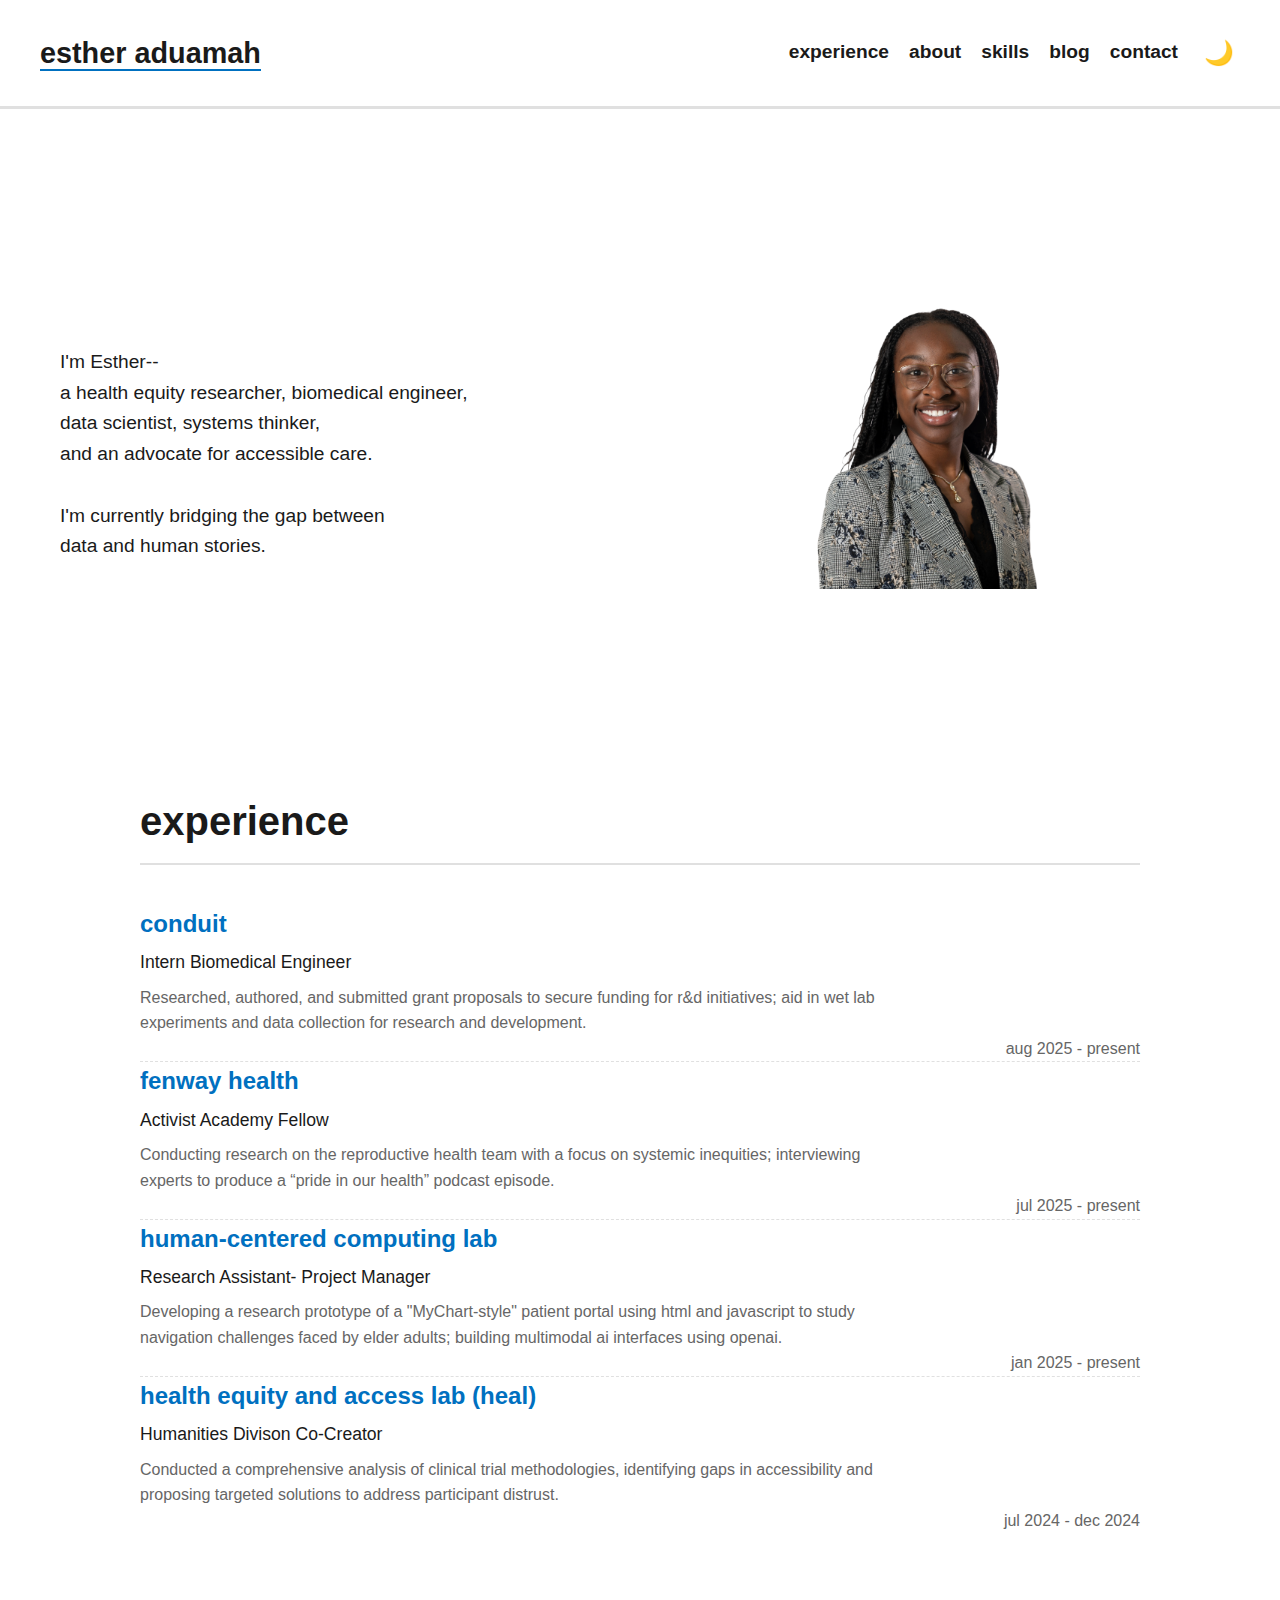
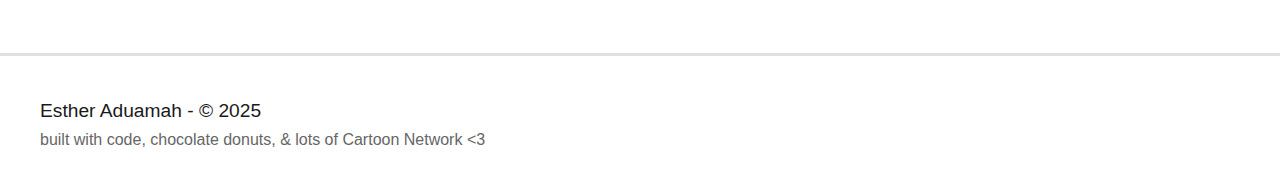
<file: index.html>
<!DOCTYPE html>
<html lang="en">
<head>
    <meta charset="UTF-8">
    <meta name="viewport" content="width=device-width, initial-scale=1.0">
    <title>Esther Aduamah - Personal Website</title>
    <link rel="stylesheet" href="styles.css">
    </head>
<body>
    <header>
        <div class="logo"><a href="index.html">esther aduamah</a></div>
        <nav>
            <a href="experience.html" class="nav-link">experience</a> 
            <a href="about.html" class="nav-link">about</a>
            <a href="skills.html" class="nav-link">skills</a>
            <a href="blog.html" class="nav-link">blog</a>
            <a href="contact.html" class="nav-link">contact</a>
            <button id="theme-toggle">🌙</button>
        </nav>
    </header>

    <div class="content-wrapper">
        <section class="hero-section">
            <div class="text-container scroll-fade-in">
                <p>
                    I'm Esther--
                    a health equity researcher, biomedical engineer,
                    data scientist, systems thinker,
                    and an advocate for accessible care.

                    I'm currently bridging the gap between 
                    data and human stories.
                </p>
            </div>
            
<div class="image-container">
    <img 
        src="images/professionalphoto.png" 
        alt="Esther Aduamah" 
        style="max-width: 450px; height: auto; display: block;" 
    >
</div>
        </section>

        <section class="page-section scroll-fade-in">
            <h2 class="page-title">experience</h2>
            
            <div class="list-container">
                
                <div class="list-item">
                    <div class="item-details">
                        <h3><a href="https://conduitcomputing.com/">Conduit</a></h3>
                        <span class="sub-header">Intern Biomedical Engineer</span>
                        <p>Researched, authored, and submitted grant proposals to secure funding for r&d initiatives; aid in wet lab experiments and data collection for research and development.</p>
                    </div>
                    <div class="item-meta">
                        <span>aug 2025 - present</span>
                    </div>
                </div>

                <div class="list-item">
                    <div class="item-details">
                        <h3><a href="https://fenwayhealth.org/">Fenway Health</a></h3>
                        <span class="sub-header">Activist Academy Fellow</span>
                        <p>Conducting research on the reproductive health team with a focus on systemic inequities; interviewing experts to produce a “pride in our health” podcast episode.</p>
                    </div>
                    <div class="item-meta">
                        <span>jul 2025 - present</span>
                    </div>
                </div>

                <div class="list-item">
                    <div class="item-details">
                        <h3> <a href= "https://www.olin.edu/articles/story-oliners-collaborate-local-senior-center-artificial-intelligence-ai-and-augmented">Human-Centered Computing Lab</a></h3>
                        <span class="sub-header">Research Assistant- Project Manager</span>
                        <p>Developing a research prototype of a "MyChart-style" patient portal using html and javascript to study navigation challenges faced by elder adults; building multimodal ai interfaces using openai.</p>
                    </div>
                    <div class="item-meta">
                        <span>jan 2025 - present</span>
                    </div>
                </div>

                <div class="list-item">
                    <div class="item-details">
                        <h3>Health Equity and Access Lab (HEAL)</h3>
                        <span class="sub-header">Humanities Divison Co-Creator</span>
                        <p>Conducted a comprehensive analysis of clinical trial methodologies, identifying gaps in accessibility and proposing targeted solutions to address participant distrust.</p>
                    </div>
                    <div class="item-meta">
                        <span>jul 2024 - dec 2024</span>
                    </div>
                </div>

            </div>
        </section>
    </div>

    <footer>
        <span class="copyright">Esther Aduamah - © 2025</span>
        <span class="love-note">built with code, chocolate donuts, & lots of Cartoon Network &lt;3</span>
    </footer>

    <script src="script.js"></script>
</body>
</html>
</file>
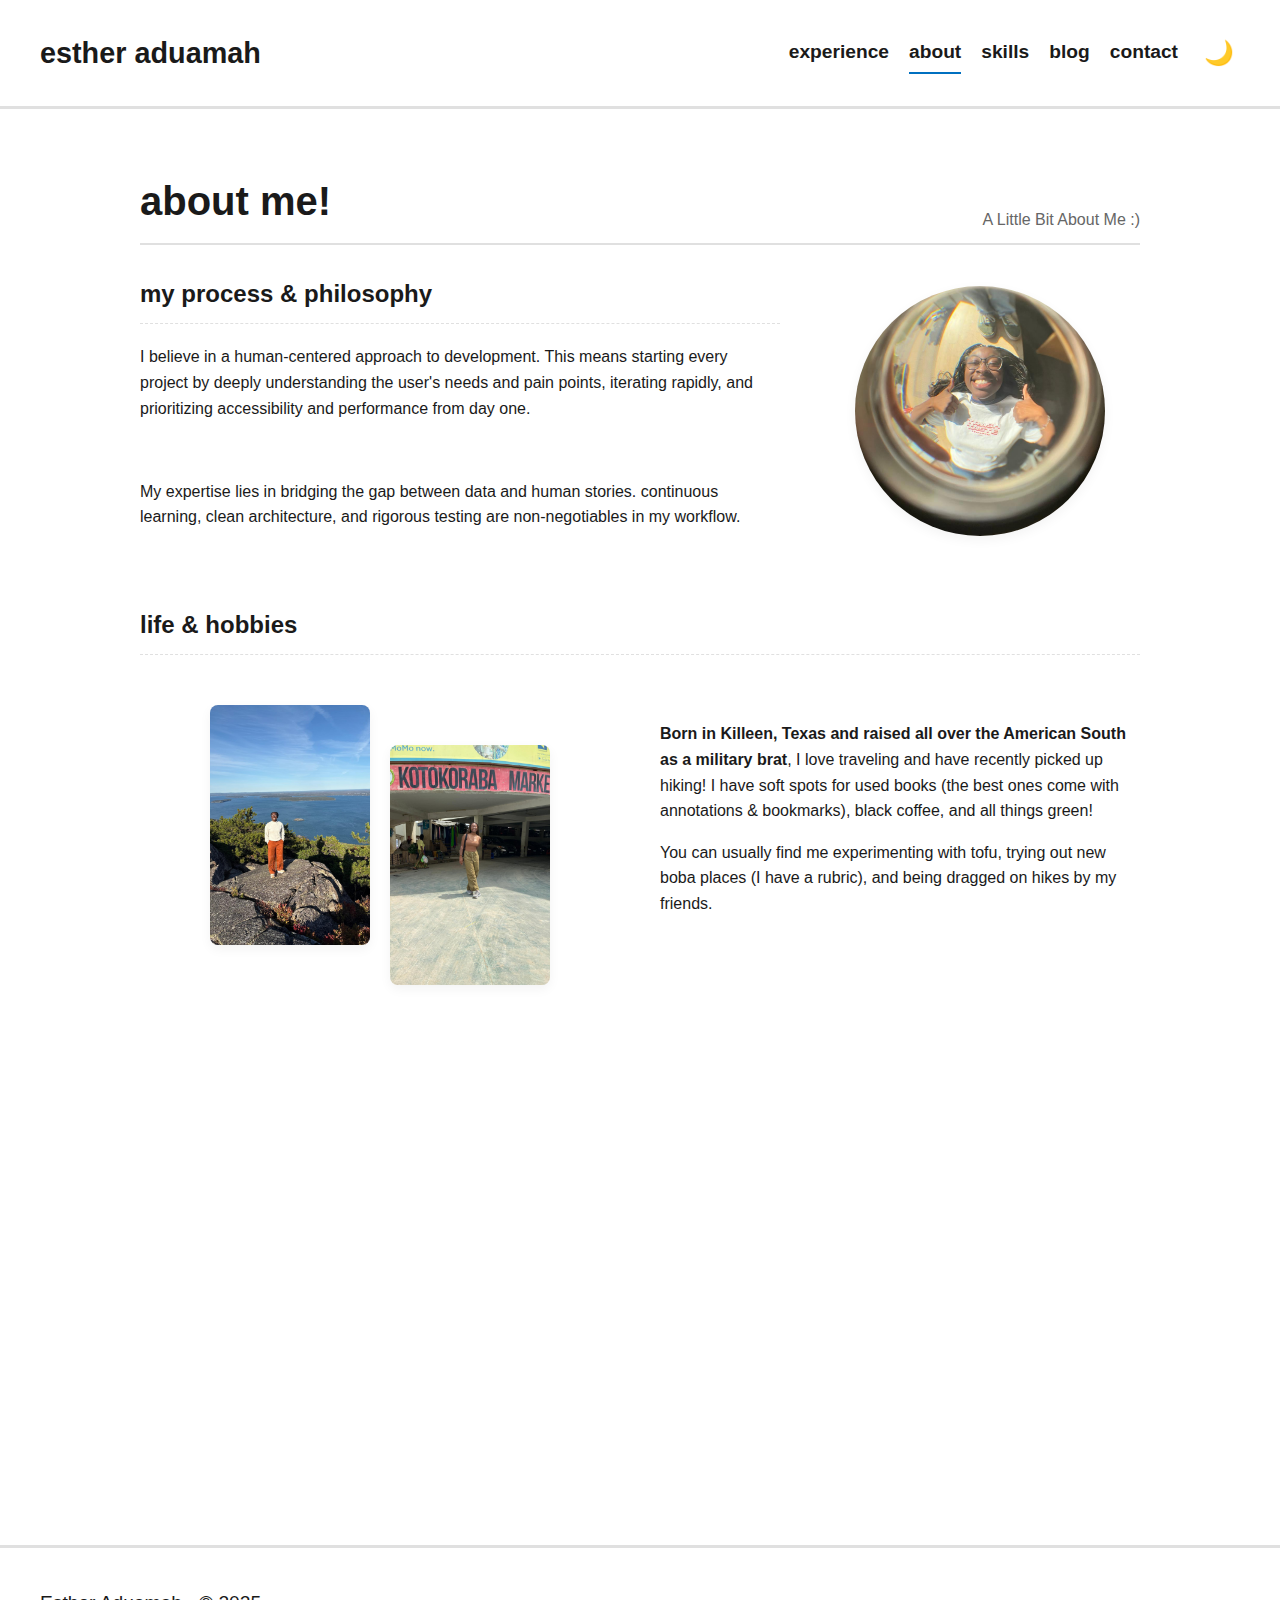
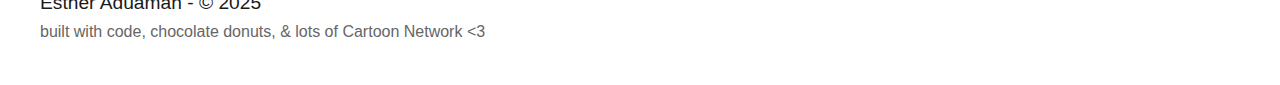
<file: about.html>
<!DOCTYPE html>
<html lang="en">
<head>
    <meta charset="UTF-8">
    <meta name="viewport" content="width=device-width, initial-scale=1.0">
    <title>About Me - Esther Aduamah</title>
    <link rel="stylesheet" href="styles.css">
    </head>
<body>
    <header>
        <div class="logo"><a href="index.html">esther aduamah</a></div>
        <nav>
            <a href="experience.html" class="nav-link">experience</a>
            <a href="about.html" class="nav-link active">about</a>
            <a href="skills.html" class="nav-link">skills</a>
            <a href="blog.html" class="nav-link">blog</a>
            <a href="contact.html" class="nav-link">contact</a>
            <button id="theme-toggle">🌙</button>
        </nav>
    </header>


    <div class="content-wrapper">

        <section id="about" class="page-section">
            
            <div class="page-title-block">
                <h1>About Me!</h1>
                <span>A Little Bit About Me :)</span>
            </div>
            
            <div class="profile-hero scroll-fade-in">
                
                <div class="philosophy-text">
                    <h2 style="border-bottom: 1px dashed var(--border-color); padding-bottom: 10px; margin-bottom: 20px;">my process & philosophy</h2>
                    <div class="about-text-content">
                        <p>I believe in a human-centered approach to development. This means starting every project by deeply understanding the user's needs and pain points, iterating rapidly, and prioritizing accessibility and performance from day one.</p>
                        <br>
                        <p>My expertise lies in bridging the gap between data and human stories. continuous learning, clean architecture, and rigorous testing are non-negotiables in my workflow.</p>
                    </div>
                </div>

                <div class="professional-photo">
                    <img src="images/funphoto.jpg" alt="Esther Aduamah">
                </div>
            </div>

            <div class="about-section-new">
                
                <h2 style="border-bottom: 1px dashed var(--border-color); padding-bottom: 10px; margin-bottom: 50px; margin-top: 60px;">life & hobbies</h2>

                <div class="life-hobby-block photo-left scroll-fade-in">
                    
                    <div class="photo-group">
                        <div class="personal-photo">
                            <img src="images/hikingone.jpg" alt="Acadia Hiking">
                        </div>
                        <div class="personal-photo">
                            <img src="images/ghana.jpg" alt="In Ghana">
                        </div>
                    </div>
                    
                    <div class="about-text-content">
                        <p><strong>Born in Killeen, Texas and raised all over the American South as a military brat</strong>, I love traveling and have recently picked up hiking! I have soft spots for used books (the best ones come with annotations & bookmarks), black coffee, and all things green!</p>
                        
                        <p>You can usually find me experimenting with tofu, trying out new boba places (I have a rubric), and being dragged on hikes by my friends.</p>
                    </div>

                </div>
                
                <div class="life-hobby-block photo-right scroll-fade-in">
                    
                    <div class="about-text-content">
                        <p><strong>Speaking of creative outlets</strong> -- in my free time, I love to paint and draw. I'm always looking for creative outlets that balance the logical structure of software development and research, such as making pointillist portraits or designing digital art.</p>
                        <br>
                        <p>My core philosophy centers on creating technology that is both <strong>delightful and ethically conscious</strong>.</p>
                    </div>
                    
                   <div class="photo-group">
    <div class="personal-photo personal-photo-wide">
        <img src="images/nsbe.jpg" alt="NSBE">
    </div>
    <div class="personal-photo">
        <img src="images/aquarium.jpg" alt="Hiking view">
    </div>
</div>

                </div>

            </div>

        </section>
    </div>

    <footer>
        <span class="copyright">Esther Aduamah - © 2025</span>
        <span class="love-note">built with code, chocolate donuts, & lots of Cartoon Network &lt;3</span>
    </footer>

    <script src="script.js"></script>
</body>
</html>
</file>
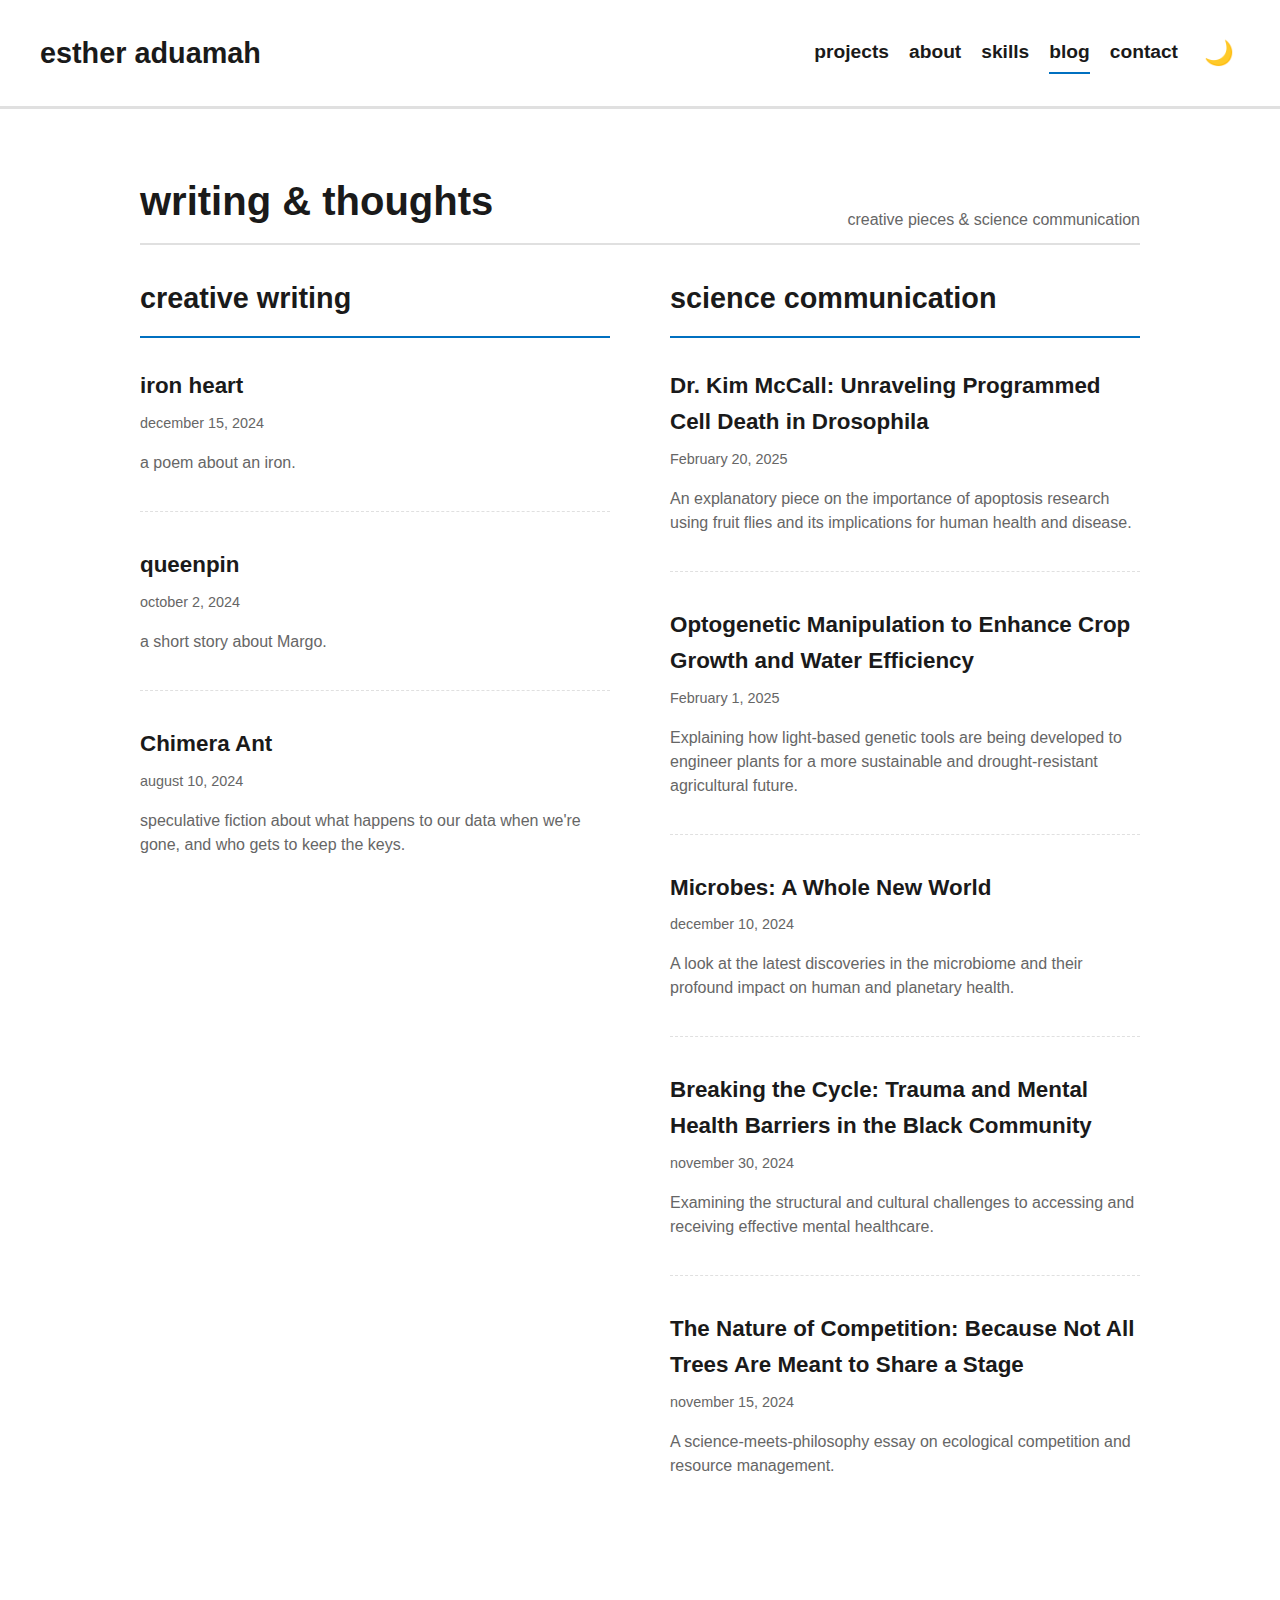
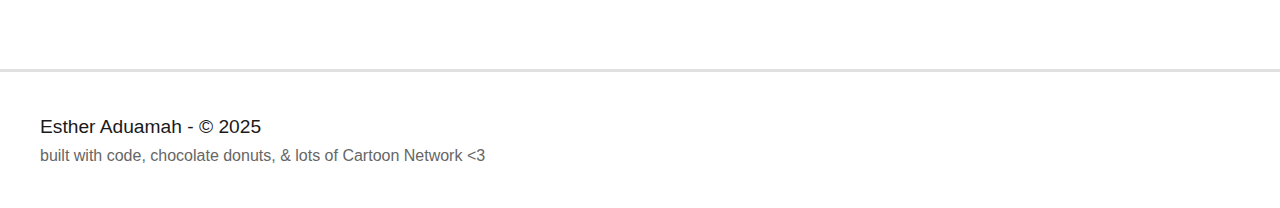
<file: blog.html>
<!DOCTYPE html>
<html lang="en">
<head>
    <meta charset="UTF-8">
    <meta name="viewport" content="width=device-width, initial-scale=1.0">
    <title>Blog - Esther Aduamah</title>
    <link rel="stylesheet" href="styles.css">

    </head>
<script>
    (function () {
        try {
            const saved = localStorage.getItem('theme');
            const systemPrefersDark =
                window.matchMedia &&
                window.matchMedia('(prefers-color-scheme: dark)').matches;

            const isDark = saved
                ? saved === 'dark'
                : systemPrefersDark;

            if (isDark) {
                document.documentElement.classList.add('dark-theme');
            } else {
                document.documentElement.classList.remove('dark-theme');
            }
        } catch (e) {
            // ignore errors
        }
    })();
</script>


<body>
    <header>
        <div class="logo"><a href="index.html">esther aduamah</a></div>
        <nav>
            <a href="experience.html" class="nav-link">projects</a>
            <a href="about.html" class="nav-link">about</a>
            <a href="skills.html" class="nav-link">skills</a>
            <a href="blog.html" class="nav-link active">blog</a>
            <a href="contact.html" class="nav-link">contact</a>
            <button id="theme-toggle">🌙</button>
        </nav>
    </header>

    <div class="content-wrapper">
        <section class="page-section scroll-fade-in">
            
            <div class="page-title-block">
                <h1>writing & thoughts</h1>
                <span>creative pieces & science communication</span>
            </div>

            <div class="blog-container">
                
                <div class="blog-column">
                    <h2>creative writing</h2>
                    
                    <div class="article-item">
                        <a href="writings/iron_heart.html" class="article-title">iron heart</a>
                        <div class="article-meta">december 15, 2024</div>
                        <p class="article-desc">a poem about an iron.</p>
                    </div>

                    <div class="article-item">
                        <a href="writings/queenpin.html" class="article-title">queenpin</a>
                        <div class="article-meta">october 2, 2024</div>
                        <p class="article-desc">a short story about Margo.</p>
                    </div>

                    <div class="article-item">
                        <a href="writings/chimera_ant.html" class="article-title">Chimera Ant</a>
                        <div class="article-meta">august 10, 2024</div>
                        <p class="article-desc">speculative fiction about what happens to our data when we're gone, and who gets to keep the keys.</p>
                    </div>
                </div>

                <div class="blog-column">
                    <h2>science communication</h2>
                    
                    <div class="article-item">
                        <a href="writings/kim_mccall.html" class="article-title">Dr. Kim McCall: Unraveling Programmed Cell Death in Drosophila</a>
                        <div class="article-meta">February 20, 2025</div>
                        <p class="article-desc">An explanatory piece on the importance of apoptosis research using fruit flies and its implications for human health and disease.</p>
                    </div>

                    <div class="article-item">
                        <a href="writings/optogenetics.html" class="article-title">Optogenetic Manipulation to Enhance Crop Growth and Water Efficiency</a>
                        <div class="article-meta">February 1, 2025</div>
                        <p class="article-desc">Explaining how light-based genetic tools are being developed to engineer plants for a more sustainable and drought-resistant agricultural future.</p>
                    </div>

                    <div class="article-item">
                        <a href="writings/microbiome.html" class="article-title">Microbes: A Whole New World</a>
                        <div class="article-meta">december 10, 2024</div>
                        <p class="article-desc">A look at the latest discoveries in the microbiome and their profound impact on human and planetary health.</p>
                    </div>

                    <div class="article-item">
                        <a href="writings/menthea.html" class="article-title">Breaking the Cycle: Trauma and Mental Health Barriers in the Black Community</a>
                        <div class="article-meta">november 30, 2024</div>
                        <p class="article-desc">Examining the structural and cultural challenges to accessing and receiving effective mental healthcare.</p>
                    </div>

                    <div class="article-item">
                        <a href="writings/tree_stages.html" class="article-title">The Nature of Competition: Because Not All Trees Are Meant to Share a Stage</a>
                        <div class="article-meta">november 15, 2024</div>
                        <p class="article-desc">A science-meets-philosophy essay on ecological competition and resource management.</p>
                    </div>
                    
                </div>

            </div>

        </section>
    </div>

    <footer>
        <span class="copyright">Esther Aduamah - © 2025</span>
        <span class="love-note">built with code, chocolate donuts, & lots of Cartoon Network &lt;3</span>
    </footer>
    <script src="script.js"></script>
</body>
</html>
</file>
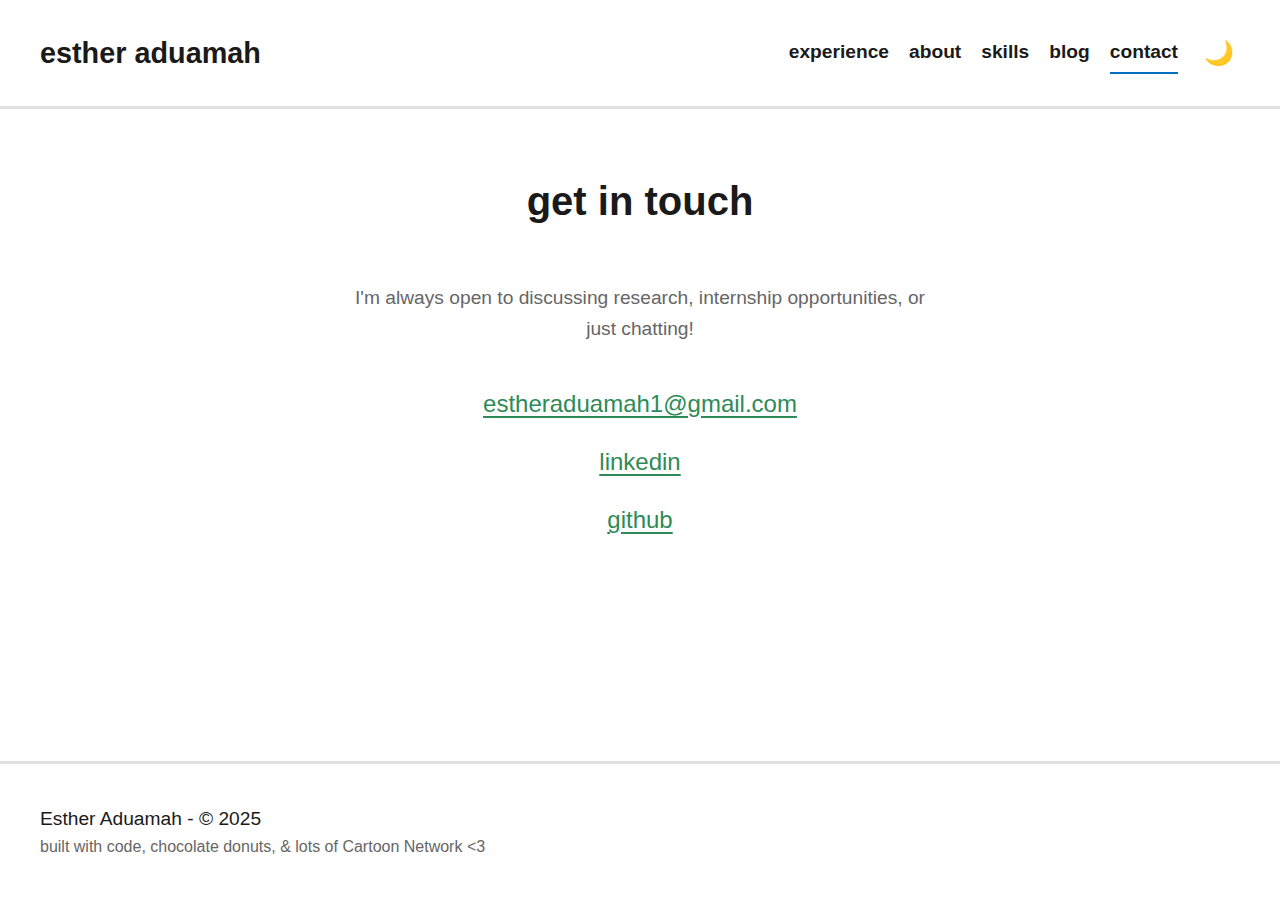
<file: contact.html>
<!DOCTYPE html>
<html lang="en">
<head>
    <meta charset="UTF-8">
    <meta name="viewport" content="width=device-width, initial-scale=1.0">
    <title>Contact - Esther Aduamah</title>
    <link rel="stylesheet" href="styles.css">
    </head>
<body>
    <header>
        <div class="logo"><a href="index.html">esther aduamah</a></div>
        <nav>
            <a href="experience.html" class="nav-link">experience</a>
            <a href="about.html" class="nav-link">about</a>
            <a href="skills.html" class="nav-link">skills</a>
            <a href="blog.html" class="nav-link">blog</a>
            <a href="contact.html" class="nav-link active">contact</a>
            <button id="theme-toggle">🌙</button>
        </nav>
    </header>

    <div class="content-wrapper">
        <section class="page-section scroll-fade-in" style="text-align: center;">
            <h1 class="page-title" style="border: none;">get in touch</h1>
            <p style="font-size: 1.2rem; max-width: 600px; margin: 0 auto 40px auto; color: var(--secondary-text);">
                I'm always open to discussing research, internship opportunities, or just chatting!
            </p>
            
            <div style="display: flex; flex-direction: column; gap: 20px; align-items: center;">
                <a href="mailto:estheraduamah1@gmail.com" class="highlight-link" style="font-size: 1.5rem;">estheraduamah1@gmail.com</a>
                <a href="https://www.linkedin.com/in/esther-aduamah/" class="highlight-link" style="font-size: 1.5rem;">linkedin</a>
                <a href="https://github.com" class="highlight-link" style="font-size: 1.5rem;">github</a>
            </div>
        </section>
    </div>

    <footer>
        <span class="copyright">Esther Aduamah - © 2025</span>
        <span class="love-note">built with code, chocolate donuts, & lots of Cartoon Network &lt;3</span>
    </footer>
    <script src="script.js"></script>
</body>
</html>
</file>
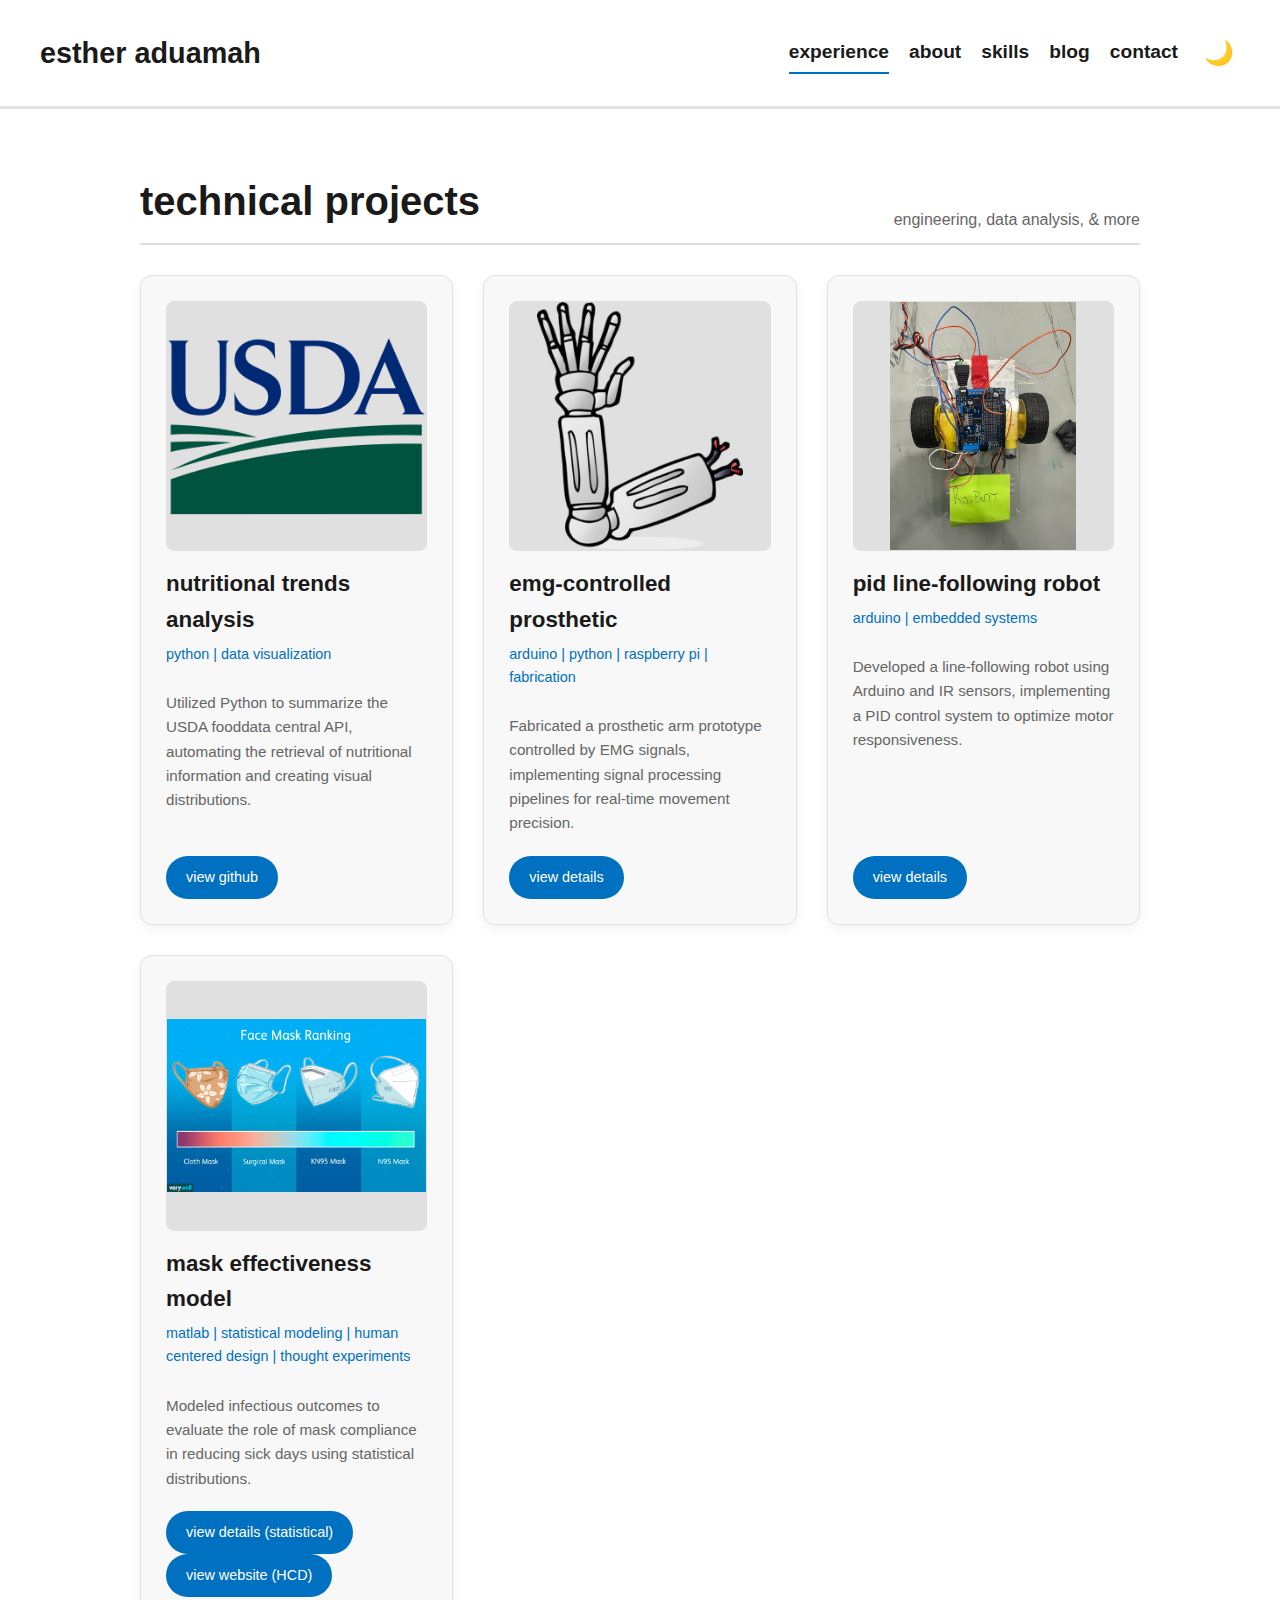
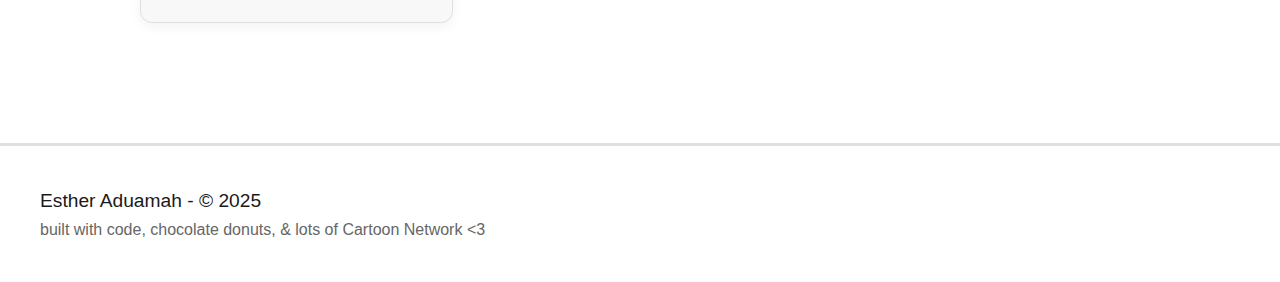
<file: experience.html>
<!DOCTYPE html>
<html lang="en">
<head>
    <meta charset="UTF-8">
    <meta name="viewport" content="width=device-width, initial-scale=1.0">
    <title>Projects - Esther Aduamah</title>
    <link rel="stylesheet" href="styles.css">
    </head>
<body>
  <header>
        <div class="logo"><a href="index.html">esther aduamah</a></div>
        <nav>
            <a href="experience.html" class="nav-link active">experience</a> 
            <a href="about.html" class="nav-link">about</a>
            <a href="skills.html" class="nav-link">skills</a>
            <a href="blog.html" class="nav-link">blog</a>
            <a href="contact.html" class="nav-link">contact</a>
            <button id="theme-toggle">🌙</button>
        </nav>
    </header>
    <div class="content-wrapper">
        <section class="page-section scroll-fade-in">
            <div class="page-title-block">
                <h1>technical projects</h1>
                <span>engineering, data analysis, & more</span>
            </div>
            
            <div class="projects-grid">
                
                <div class="project-card">
                    <img src="images/USDA.png" alt="Nutrition Analysis">
                    <h3>nutritional trends analysis</h3>
                    <span class="project-sub">python | data visualization</span>
                    <p>Utilized Python to summarize the USDA fooddata central API, automating the retrieval of nutritional information and creating visual distributions.</p>
                    <a href="https://github.com/olincollege/nutrition-trends" class="project-link">view github</a>
                </div>

                <div class="project-card">
                    <img src="images/arm.png" alt="Prosthetic Arm">
                    <h3>emg-controlled prosthetic</h3>
                    <span class="project-sub">arduino | python  | raspberry pi | fabrication</span>
                    <p>Fabricated a prosthetic arm prototype controlled by EMG signals, implementing signal processing pipelines for real-time movement precision.</p>
                    <a href="https://olincollege.github.io/pie-2024-03/cyberflex/" class="project-link">view details</a>
                </div>

                <div class="project-card">
                    <img src="images/ro-butt.jpg" alt="Line Robot">
                    <h3>pid line-following robot</h3>
                    <span class="project-sub">arduino | embedded systems</span>
                    <p>Developed a line-following robot using Arduino and IR sensors, implementing a PID control system to optimize motor responsiveness.</p>
                    <a href="https://drive.google.com/file/d/1AdVb6o9onfvniEmv68_2FLVGVvjEjq1l/view" class="project-link">view details</a>
                </div>

                <div class="project-card">
                    <img src="images/masks.png" alt="Mask Study">
                    <h3>mask effectiveness model</h3>
                    <span class="project-sub">matlab | statistical modeling | human centered design | thought experiments</span>
                    <p>Modeled infectious outcomes to evaluate the role of mask compliance in reducing sick days using statistical distributions.</p>
                    <a href="https://drive.google.com/file/d/1VJ8deMhFUEFRjSFNWj_oqnN6TRgXSueJ/view" class="project-link">view details (statistical)</a>
                    <a href="https://sites.google.com/view/justicechamber/home" class="project-link">view website (HCD)</a>
                </div>

            </div>
        </section>
    </div>

    <footer>
        <span class="copyright">Esther Aduamah - © 2025</span>
        <span class="love-note">built with code, chocolate donuts, & lots of Cartoon Network &lt;3</span>
    </footer>
    <script src="script.js"></script>
</body>
</html>
</file>
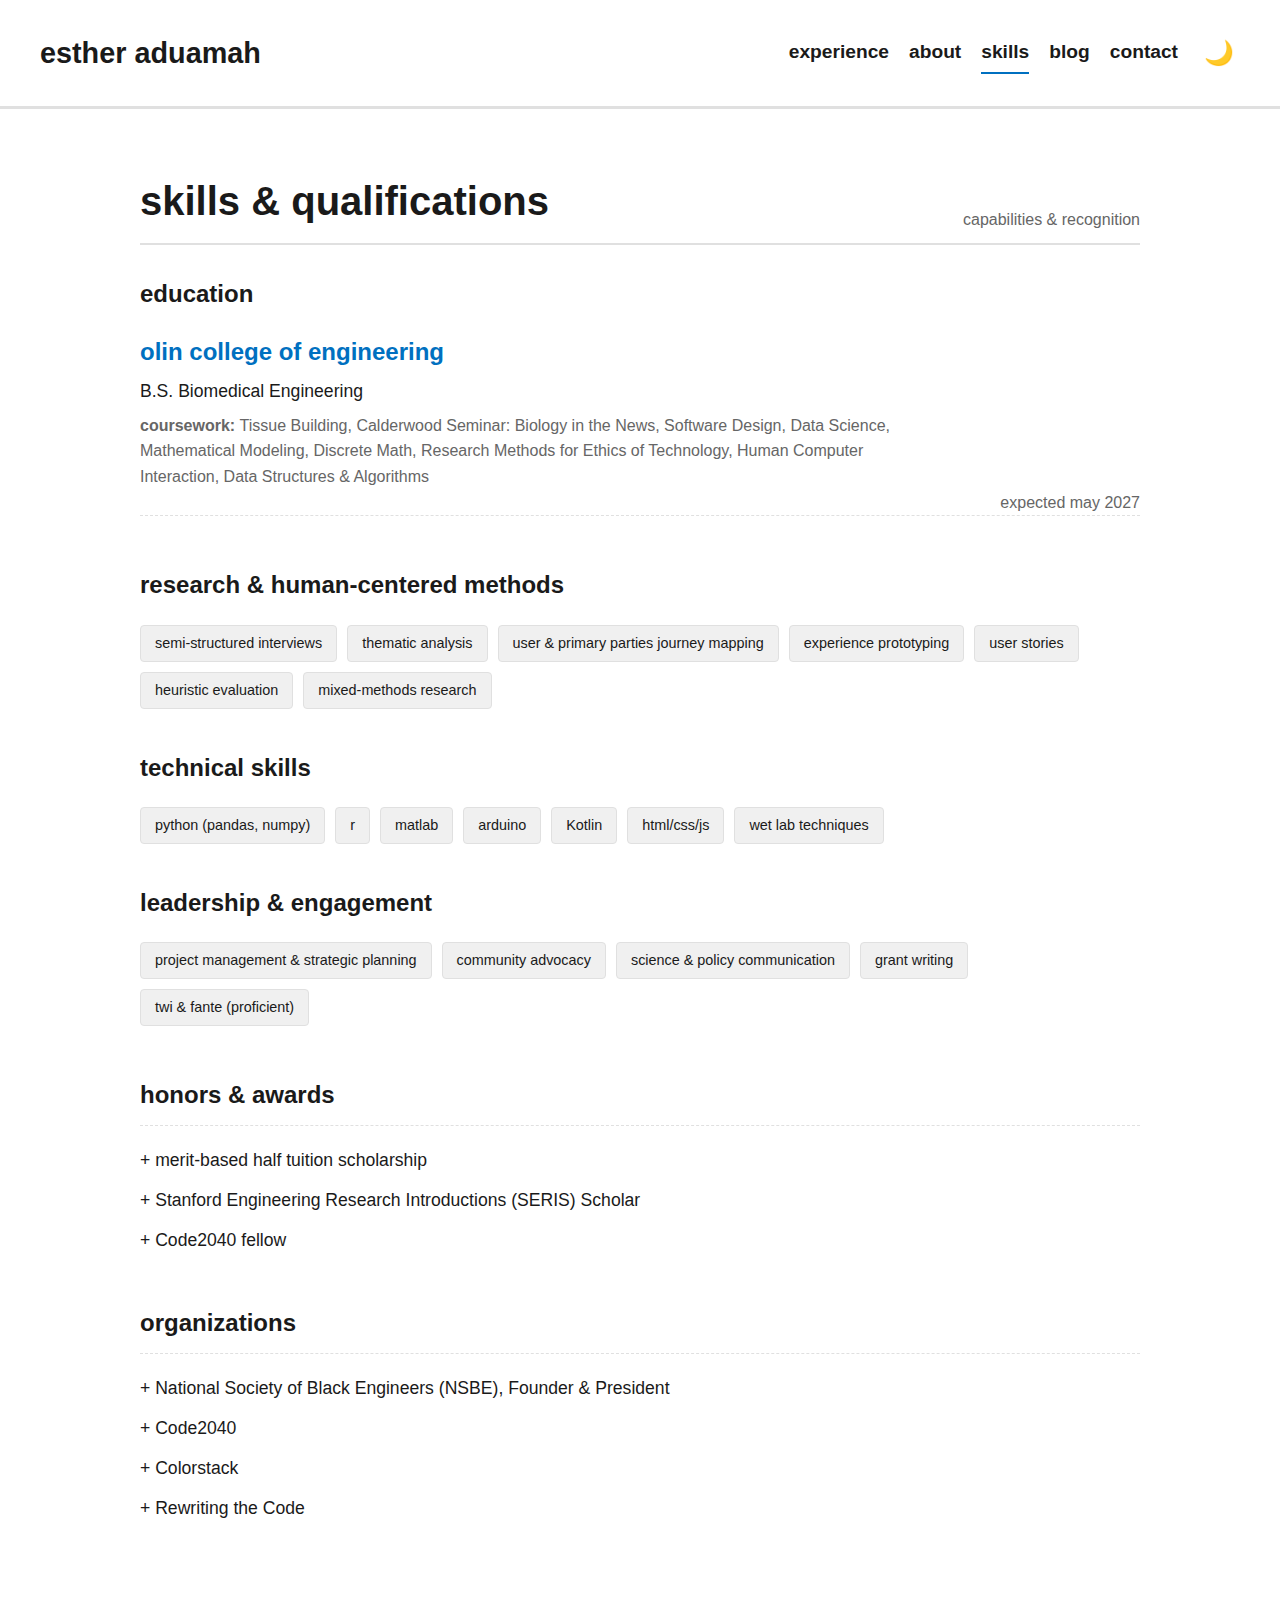
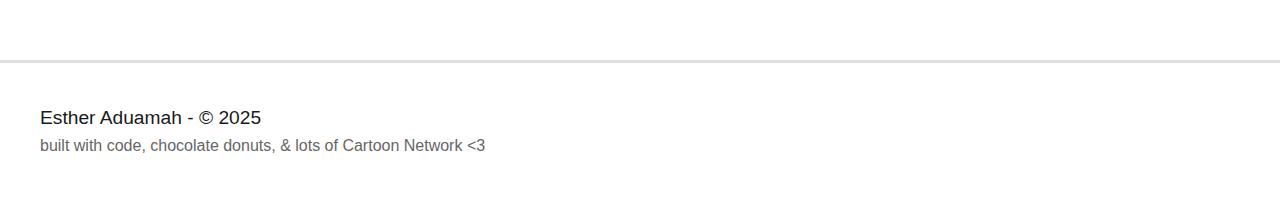
<file: skills.html>
<!DOCTYPE html>
<html lang="en">
<head>
    <meta charset="UTF-8">
    <meta name="viewport" content="width=device-width, initial-scale=1.0">
    <title>Skills & Honors - Esther Aduamah</title>
    <link rel="stylesheet" href="styles.css">
    </head>
<body>

    <header>
        <div class="logo"><a href="index.html">esther aduamah</a></div>
        <nav>
            <a href="experience.html" class="nav-link">experience</a>
            <a href="about.html" class="nav-link">about</a>
            <a href="skills.html" class="nav-link active">skills</a>
            <a href="blog.html" class="nav-link">blog</a>
            <a href="contact.html" class="nav-link">contact</a>
            <button id="theme-toggle">🌙</button>
        </nav>
    </header>

    <div class="content-wrapper">
        <section class="page-section scroll-fade-in">
            
            <div class="page-title-block">
                <h1>skills & qualifications</h1>
                <span>capabilities & recognition</span>
            </div>
            
            <div class="list-container" style="margin-bottom: 50px;">
                <h2>education</h2>
                <div class="list-item" style="border-bottom: 1px dashed var(--border-color);">
                    <div class="item-details">
                        <h3>olin college of engineering</h3>
                        <span class="sub-header">B.S. Biomedical Engineering</span>
                        <p><strong>coursework: </strong>Tissue Building, Calderwood Seminar: Biology in the News, Software Design, Data Science, Mathematical Modeling, Discrete Math, Research Methods for Ethics of Technology, Human Computer Interaction, Data Structures & Algorithms</p>
                    </div>
                    <div class="item-meta">
                        <span>expected may 2027</span>
                    </div>
                </div>
            </div>

            <div style="margin-bottom: 40px;">
                <h2>research & human-centered methods</h2>
                <div class="tag-container">
                    <span class="tech-tag">semi-structured interviews</span>
                    <span class="tech-tag">thematic analysis</span>
                    <span class="tech-tag">user & primary parties journey mapping</span>
                    <span class="tech-tag">experience prototyping</span>
                    <span class="tech-tag">user stories</span>
                    <span class="tech-tag">heuristic evaluation</span>
                    <span class="tech-tag">mixed-methods research</span>
                </div>
            </div>

            <div style="margin-bottom: 40px;">
                <h2>technical skills</h2>
                <div class="tag-container">
                    <span class="tech-tag">python (pandas, numpy)</span>
                    <span class="tech-tag">r</span>
                    <span class="tech-tag">matlab</span>
                    <span class="tech-tag">arduino</span>
                    <span class="tech-tag">Kotlin</span>
                    <span class="tech-tag">html/css/js</span>
                    <span class="tech-tag">wet lab techniques</span>
                </div>
            </div>

            <div style="margin-bottom: 50px;">
                <h2>leadership & engagement</h2>
                <div class="tag-container">
                    <span class="tech-tag">project management & strategic planning</span>
                    <span class="tech-tag">community advocacy</span>
                    <span class="tech-tag">science & policy communication</span>
                    <span class="tech-tag">grant writing</span>
                    <span class="tech-tag">twi & fante (proficient)</span>
                </div>
            </div>

            <div style="margin-bottom: 50px;">
                <h2 style="border-bottom: 1px dashed var(--border-color); padding-bottom: 10px; margin-bottom: 20px;">honors & awards</h2>
                <ul style="list-style: none; padding: 0; color: var(--text-color); font-family: var(--font-heading); font-size: 1.1rem; font-weight: 400;">
                    <li style="margin-bottom: 12px;">+ merit-based half tuition scholarship</li>
                    <li style="margin-bottom: 12px;">+ Stanford Engineering Research Introductions (SERIS) Scholar</li>
                    <li style="margin-bottom: 12px;">+ Code2040 fellow</li>
                </ul>
            </div>

            <div>
                <h2 style="border-bottom: 1px dashed var(--border-color); padding-bottom: 10px; margin-bottom: 20px;">Organizations</h2>
                <ul style="list-style: none; padding: 0; color: var(--text-color); font-family: var(--font-heading); font-size: 1.1rem; font-weight: 400;">
                    <li style="margin-bottom: 12px;">+ National Society of Black Engineers (NSBE), Founder & President</li>
                    <li style="margin-bottom: 12px;">+ Code2040</li>
                    <li style="margin-bottom: 12px;">+ Colorstack</li>
                    <li style="margin-bottom: 12px;">+ Rewriting the Code</li>

                </ul>
            </div>

        </section>
    </div>

    <footer>
        <span class="copyright">Esther Aduamah - © 2025</span>
        <span class="love-note">built with code, chocolate donuts, & lots of Cartoon Network &lt;3</span>
    </footer>
    <script src="script.js"></script>
</body>
</html>
</file>
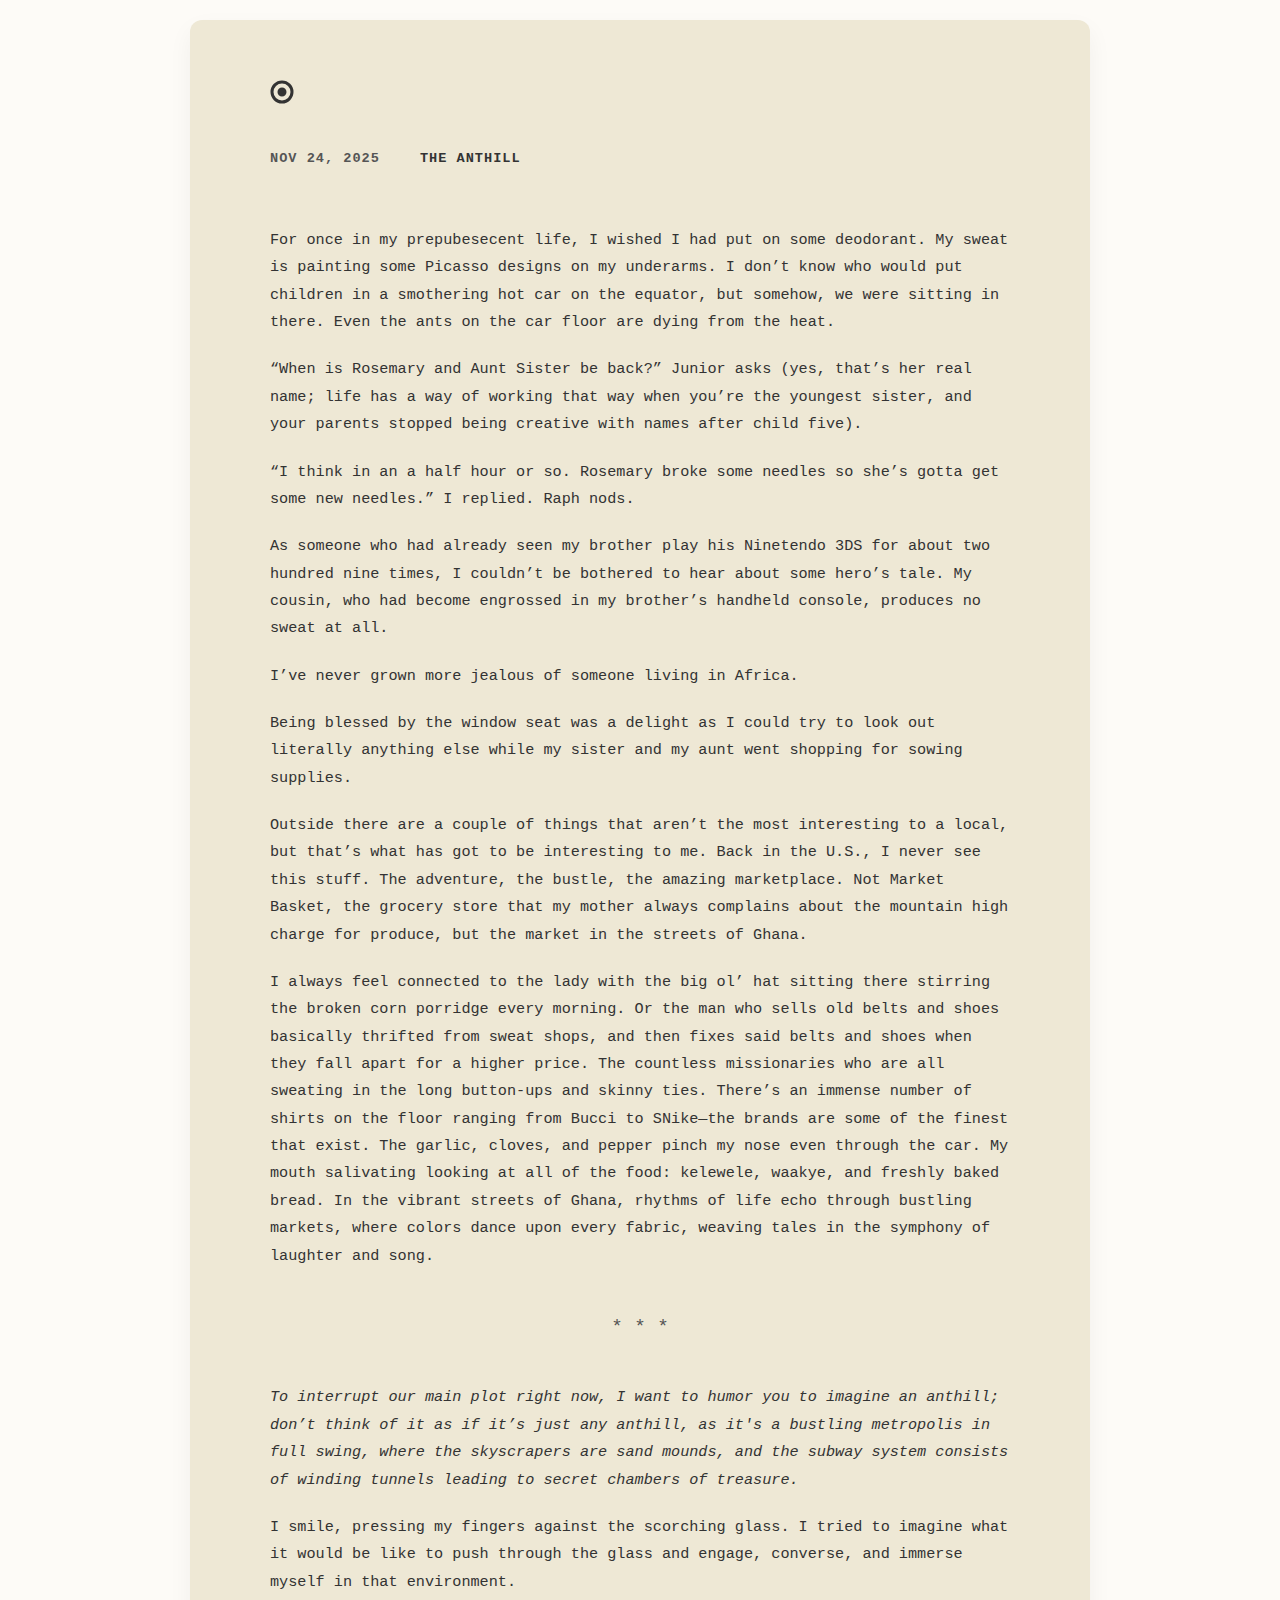
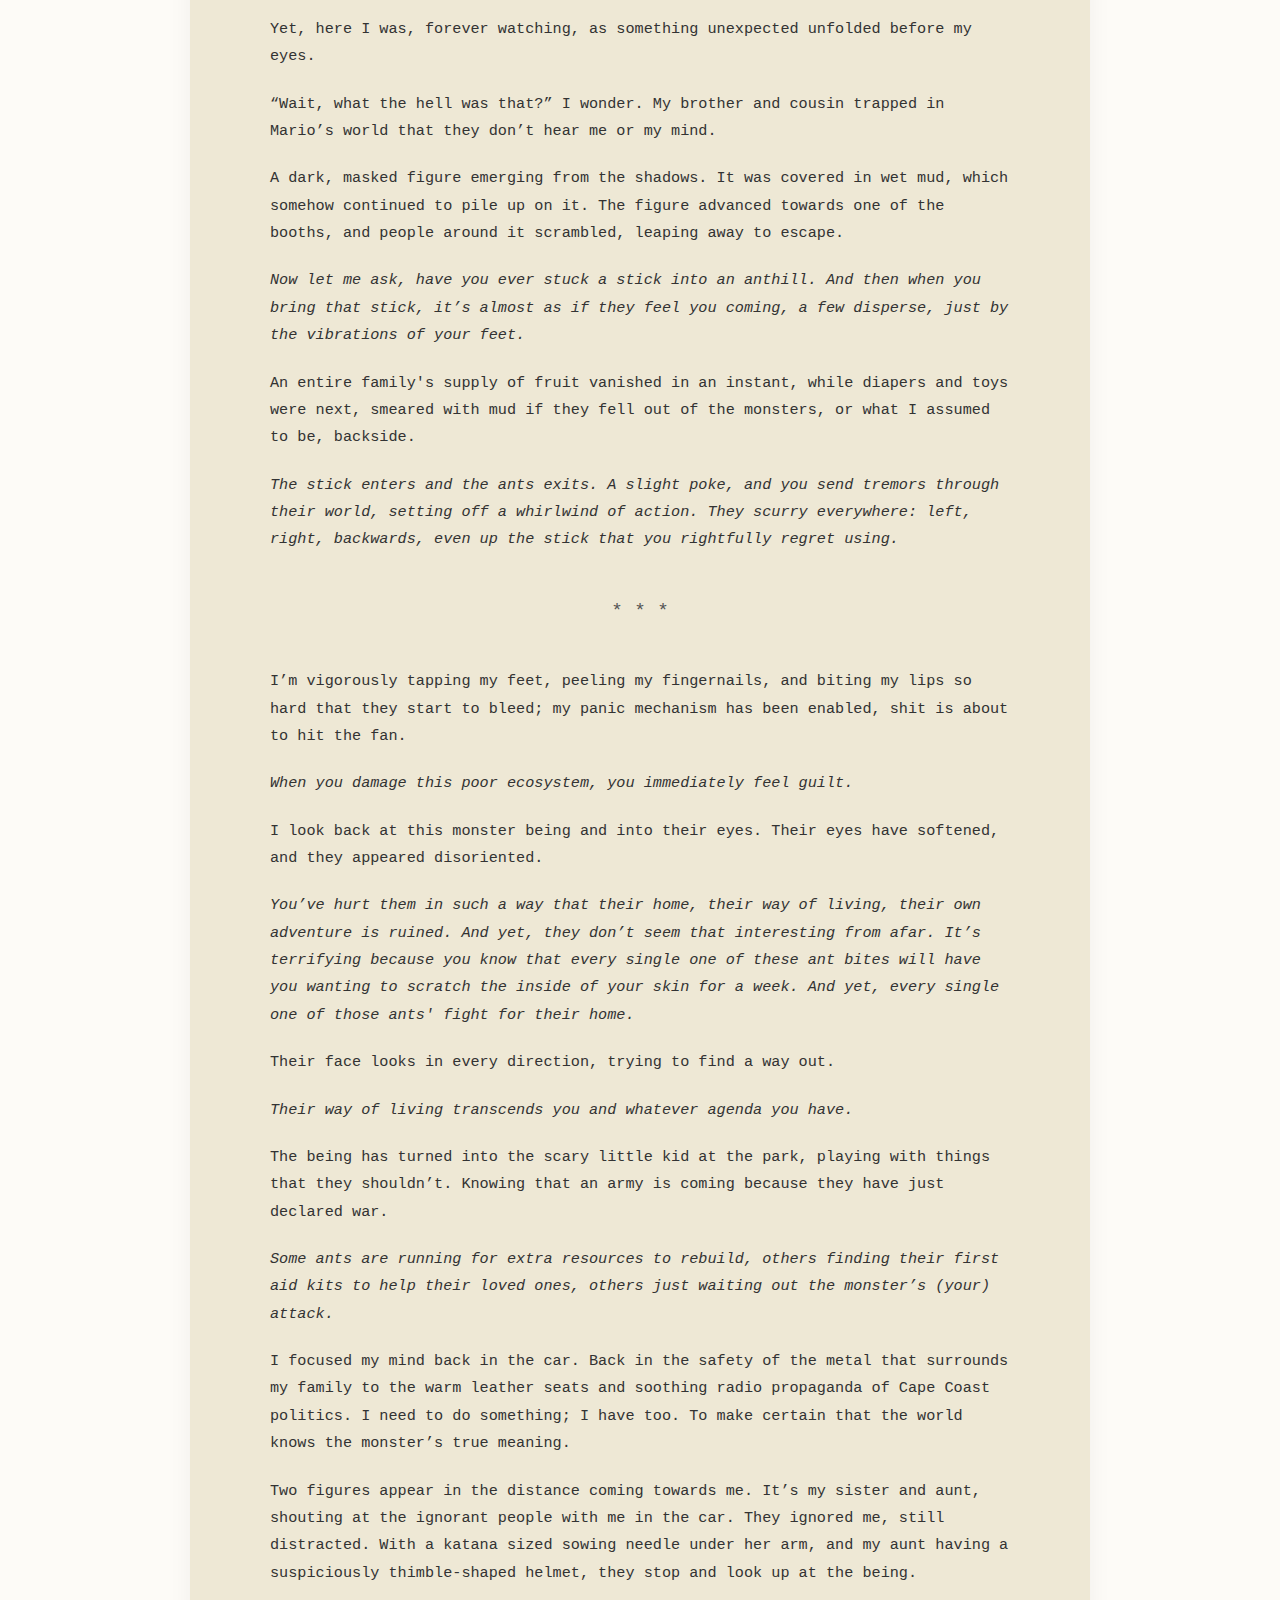
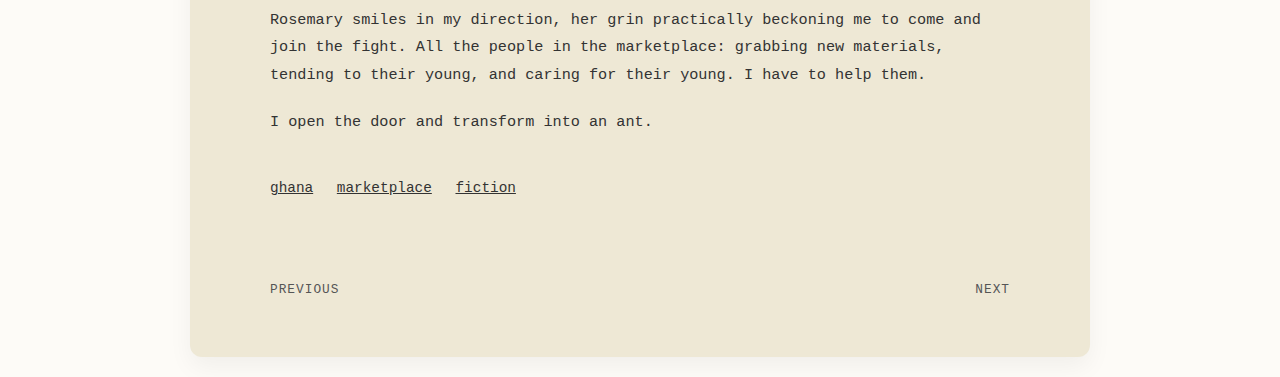
<file: writings/chimera_ant.html>
<!DOCTYPE html>
<html lang="en">
<head>
    <meta charset="UTF-8">
    <meta name="viewport" content="width=device-width, initial-scale=1.0">
    <title>The Anthill</title>
    <style>
        /* --- 1. RESET & VARIABLES --- */
        * {
            box-sizing: border-box;
            margin: 0;
            padding: 0;
        }

        :root {
            --bg-color: #fdfbf7; 
            --card-color: #eee8d5; 
            --text-color: #333333;
            --accent-color: #555555;
            --font-main: "Courier New", Courier, monospace;
        }

        /* --- 2. BODY LAYOUT --- */
        body {
            background-color: var(--bg-color);
            font-family: var(--font-main);
            color: var(--text-color);
            display: flex;
            justify-content: center;
            align-items: center;
            min-height: 100vh;
            padding: 20px;
        }

        /* --- 3. MAIN CARD CONTAINER --- */
        .blog-card {
            background-color: var(--card-color);
            width: 100%;
            max-width: 900px;
            border-radius: 12px; 
            padding: 60px 80px;
            box-shadow: 0 10px 25px rgba(0,0,0,0.05);
            position: relative;
        }

        /* --- 4. HEADER SECTION --- */
        .post-icon {
            font-size: 24px;
            margin-bottom: 40px;
            display: block;
        }

        .post-header {
            display: flex;
            justify-content: space-between;
            align-items: center;
            margin-bottom: 60px;
            border-bottom: 1px solid transparent;
        }

        .header-meta {
            display: flex;
            gap: 40px;
            font-size: 0.85rem;
            letter-spacing: 1px;
            text-transform: uppercase;
            font-weight: bold;
            flex-wrap: wrap;
            align-items: baseline;
            width: 100%;
            justify-content: flex-start; /* Aligned Left as requested */
        }

        .post-date {
            color: var(--accent-color);
        }

        .post-title {
            color: var(--text-color);
        }

        /* --- 5. CONTENT SECTION --- */
        .post-content {
            font-size: 0.95rem;
            line-height: 1.8;
            margin-bottom: 60px;
            max-width: 100%; 
            text-align: left; /* Left aligned for prose/story legibility */
        }

        .post-content p {
            margin-bottom: 20px;
        }

        .story-divider {
            text-align: center;
            margin: 40px 0;
            color: var(--accent-color);
            font-size: 1.2rem;
        }

        .post-tags {
            margin-top: 40px;
            font-size: 0.9rem;
        }

        .post-tags a {
            color: var(--text-color);
            text-decoration: underline;
            margin-right: 15px;
            cursor: pointer;
        }

        .post-tags a:hover {
            color: #000;
            font-weight: bold;
        }

        /* --- 6. FOOTER / NAVIGATION --- */
        .post-navigation {
            display: flex;
            justify-content: space-between;
            margin-top: 80px;
            font-size: 0.8rem;
            text-transform: uppercase;
            letter-spacing: 1px;
            color: var(--accent-color);
        }

        .nav-link {
            cursor: pointer;
            text-decoration: none;
            color: inherit;
            transition: color 0.2s;
        }

        .nav-link:hover {
            color: #000;
        }

        .back-link {
            color: inherit;
            text-decoration: none;
            display: inline-block;
            transition: transform 0.2s ease, color 0.2s ease;
        }

        .back-link:hover {
            transform: translateX(-3px);
            color: #000;
        }

        /* --- 7. RESPONSIVE (MOBILE) --- */
        @media (max-width: 768px) {
            .blog-card {
                padding: 30px 20px;
            }

            .header-meta {
                flex-direction: column;
                gap: 10px;
                align-items: flex-start;
            }

            .post-header {
                flex-direction: column;
                gap: 20px;
                margin-bottom: 40px;
            }
        }
    </style>
</head>
<body>

    <main class="blog-card">
        <!-- Top Icon / Back Link -->
        <div class="post-icon">
            <a href="blog.html" class="back-link" title="Back to Blog">
                <svg width="24" height="24" viewBox="0 0 24 24" fill="none" stroke="currentColor" stroke-width="3" stroke-linecap="round" stroke-linejoin="round">
                    <circle cx="12" cy="12" r="10"></circle>
                    <circle cx="12" cy="12" r="3" fill="currentColor"></circle>
                </svg>
            </a>
        </div>

        <!-- Header -->
        <header class="post-header">
            <div class="header-meta">
                <span class="post-date">Nov 24, 2025</span>
                <span class="post-title">The Anthill</span>
            </div>
        </header>

        <!-- Main Body Text -->
        <article class="post-content">
            <p>For once in my prepubesecent life, I wished I had put on some deodorant. My sweat is painting some Picasso designs on my underarms. I don’t know who would put children in a smothering hot car on the equator, but somehow, we were sitting in there. Even the ants on the car floor are dying from the heat.</p>
            
            <p>“When is Rosemary and Aunt Sister be back?” Junior asks (yes, that’s her real name; life has a way of working that way when you’re the youngest sister, and your parents stopped being creative with names after child five).</p>
            
            <p>“I think in an a half hour or so. Rosemary broke some needles so she’s gotta get some new needles.” I replied. Raph nods.</p>
            
            <p>As someone who had already seen my brother play his Ninetendo 3DS for about two hundred nine times, I couldn’t be bothered to hear about some hero’s tale. My cousin, who had become engrossed in my brother’s handheld console, produces no sweat at all.</p>
            
            <p>I’ve never grown more jealous of someone living in Africa.</p>
            
            <p>Being blessed by the window seat was a delight as I could try to look out literally anything else while my sister and my aunt went shopping for sowing supplies.</p>
            
            <p>Outside there are a couple of things that aren’t the most interesting to a local, but that’s what has got to be interesting to me. Back in the U.S., I never see this stuff. The adventure, the bustle, the amazing marketplace. Not Market Basket, the grocery store that my mother always complains about the mountain high charge for produce, but the market in the streets of Ghana.</p>
            
            <p>I always feel connected to the lady with the big ol’ hat sitting there stirring the broken corn porridge every morning. Or the man who sells old belts and shoes basically thrifted from sweat shops, and then fixes said belts and shoes when they fall apart for a higher price. The countless missionaries who are all sweating in the long button-ups and skinny ties. There’s an immense number of shirts on the floor ranging from Bucci to SNike—the brands are some of the finest that exist. The garlic, cloves, and pepper pinch my nose even through the car. My mouth salivating looking at all of the food: kelewele, waakye, and freshly baked bread. In the vibrant streets of Ghana, rhythms of life echo through bustling markets, where colors dance upon every fabric, weaving tales in the symphony of laughter and song.</p>

            <div class="story-divider">* * *</div>

            <em><p>To interrupt our main plot right now, I want to humor you to imagine an anthill; don’t think of it as if it’s just any anthill, as it's a bustling metropolis in full swing, where the skyscrapers are sand mounds, and the subway system consists of winding tunnels leading to secret chambers of treasure.</p></em>
            
            <p>I smile, pressing my fingers against the scorching glass. I tried to imagine what it would be like to push through the glass and engage, converse, and immerse myself in that environment.</p>
            
            <p>Yet, here I was, forever watching, as something unexpected unfolded before my eyes.</p>
            
            <p>“Wait, what the hell was that?” I wonder. My brother and cousin trapped in Mario’s world that they don’t hear me or my mind.</p>
            
            <p>A dark, masked figure emerging from the shadows. It was covered in wet mud, which somehow continued to pile up on it. The figure advanced towards one of the booths, and people around it scrambled, leaping away to escape.</p>
            
            <em><p>Now let me ask, have you ever stuck a stick into an anthill. And then when you bring that stick, it’s almost as if they feel you coming, a few disperse, just by the vibrations of your feet.</p></em>
            
            <p>An entire family's supply of fruit vanished in an instant, while diapers and toys were next, smeared with mud if they fell out of the monsters, or what I assumed to be, backside.</p>
            
            <em><p>The stick enters and the ants exits. A slight poke, and you send tremors through their world, setting off a whirlwind of action. They scurry everywhere: left, right, backwards, even up the stick that you rightfully regret using.</p></em>

            <div class="story-divider">* * *</div>

            <p>I’m vigorously tapping my feet, peeling my fingernails, and biting my lips so hard that they start to bleed; my panic mechanism has been enabled, shit is about to hit the fan.</p>
            
            <em><p>When you damage this poor ecosystem, you immediately feel guilt.</p></em>
            
            <p>I look back at this monster being and into their eyes. Their eyes have softened, and they appeared disoriented.</p>
            
            <em><p>You’ve hurt them in such a way that their home, their way of living, their own adventure is ruined. And yet, they don’t seem that interesting from afar. It’s terrifying because you know that every single one of these ant bites will have you wanting to scratch the inside of your skin for a week. And yet, every single one of those ants' fight for their home.</p></em>
            
            <p>Their face looks in every direction, trying to find a way out.</p>
            
            <em><p>Their way of living transcends you and whatever agenda you have.</p></em>
            
            <p>The being has turned into the scary little kid at the park, playing with things that they shouldn’t. Knowing that an army is coming because they have just declared war.</p>
            
            <em><p>Some ants are running for extra resources to rebuild, others finding their first aid kits to help their loved ones, others just waiting out the monster’s (your) attack.</p></em>
            
            <p>I focused my mind back in the car. Back in the safety of the metal that surrounds my family to the warm leather seats and soothing radio propaganda of Cape Coast politics. I need to do something; I have too. To make certain that the world knows the monster’s true meaning.</p>
            
            <p>Two figures appear in the distance coming towards me. It’s my sister and aunt, shouting at the ignorant people with me in the car. They ignored me, still distracted. With a katana sized sowing needle under her arm, and my aunt having a suspiciously thimble-shaped helmet, they stop and look up at the being.</p>
            
            <p>Rosemary smiles in my direction, her grin practically beckoning me to come and join the fight. All the people in the marketplace: grabbing new materials, tending to their young, and caring for their young. I have to help them.</p>
            
            <p>I open the door and transform into an ant.</p>

            <!-- Tags Section -->
            <div class="post-tags">
                <a href="#">ghana</a>
                <a href="#">marketplace</a>
                <a href="#">fiction</a>
            </div>
        </article>

        <!-- Footer Navigation -->
        <footer class="post-navigation">
            <a href="./queenpin.html" class="nav-link">Previous</a>
            <a href="#" class="nav-link">Next</a>
        </footer>
    </main>

</body>
</html>
</file>
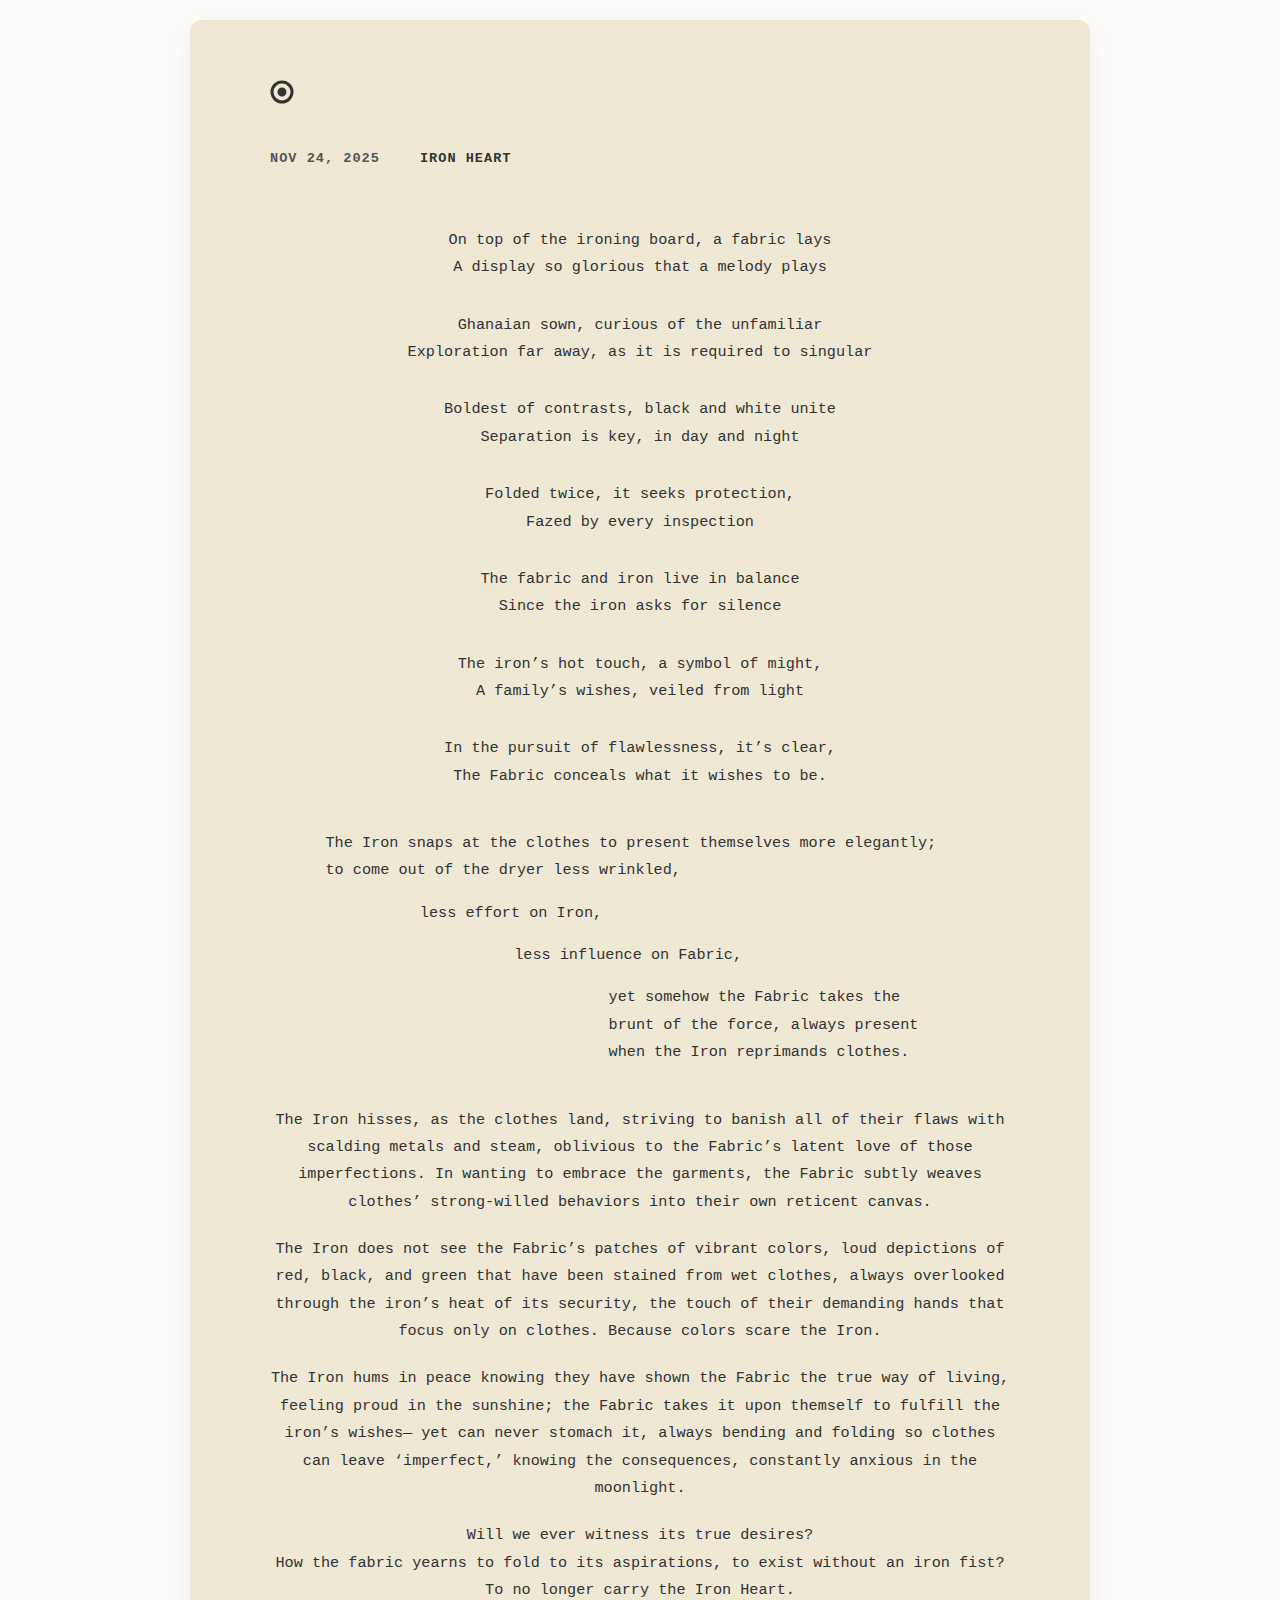
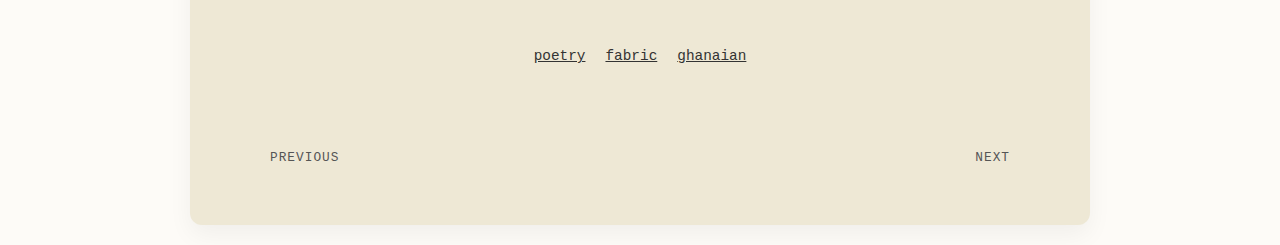
<file: writings/iron_heart.html>
<!DOCTYPE html>
<html lang="en">
<head>
    <meta charset="UTF-8">
    <meta name="viewport" content="width=device-width, initial-scale=1.0">
    <title>The Fabric and The Iron</title>
    <style>
        /* --- 1. RESET & VARIABLES --- */
        * {
            box-sizing: border-box;
            margin: 0;
            padding: 0;
        }

        :root {
            --bg-color: #fdfbf7; 
            --card-color: #eee8d5; 
            --text-color: #333333;
            --accent-color: #555555;
            --font-main: "Courier New", Courier, monospace;
        }

        /* --- 2. BODY LAYOUT --- */
        body {
            background-color: var(--bg-color);
            font-family: var(--font-main);
            color: var(--text-color);
            display: flex;
            justify-content: center;
            align-items: center;
            min-height: 100vh;
            padding: 20px;
        }

        /* --- 3. MAIN CARD CONTAINER --- */
        .blog-card {
            background-color: var(--card-color);
            width: 100%;
            max-width: 900px;
            border-radius: 12px; 
            padding: 60px 80px;
            box-shadow: 0 10px 25px rgba(0,0,0,0.05);
            position: relative;
        }

        /* --- 4. HEADER SECTION --- */
        .post-icon {
            font-size: 24px;
            margin-bottom: 40px;
            display: block;
            /* Icon is strictly left-aligned in standard layout, 
               but if you want it centered too, uncomment below: */
            /* text-align: center; */
        }

        .post-header {
            display: flex;
            justify-content: space-between;
            align-items: center; /* Center vertically */
            margin-bottom: 60px;
            border-bottom: 1px solid transparent;
            /* For centered layout, we might want to stack them or keep spread */
        }

        .header-meta {
            display: flex;
            gap: 40px;
            font-size: 0.85rem;
            letter-spacing: 1px;
            text-transform: uppercase;
            font-weight: bold;
            flex-wrap: wrap;
            align-items: baseline;
            width: 100%;
            justify-content: flex-start; /* Changed to flex-start to align left */
        }

        .post-date {
            color: var(--accent-color);
        }

        .post-title {
            color: var(--text-color);
        }

        /* --- 5. CONTENT SECTION --- */
        .post-content {
            font-size: 0.95rem;
            line-height: 1.8;
            margin-bottom: 60px;
            max-width: 100%; /* Allow full width usage */
            text-align: center; /* CENTER EVERYTHING */
        }

        .post-content p {
            margin-bottom: 20px;
        }

        .stanza {
            margin-bottom: 30px;
        }

        /* --- STAIRCASE / STEP STYLES --- */
        .step-container {
            /* We keep text-align left inside this block so the steps work visually,
               but we center the block itself */
            text-align: left; 
            margin: 40px auto;
            width: 85%; /* Adjust width to control how "centered" the block feels */
        }

        .step-container p {
            margin-bottom: 15px;
        }

        /* Indentation Steps */
        .step-0 { margin-left: 0; }
        .step-1 { margin-left: 15%; }
        .step-2 { margin-left: 30%; }
        .step-3 { margin-left: 45%; }


        .story-divider {
            text-align: center;
            margin: 40px 0;
            color: var(--accent-color);
            font-size: 1.2rem;
        }

        .post-tags {
            margin-top: 40px;
            font-size: 0.9rem;
            display: flex;
            justify-content: center; /* Center tags too */
        }

        .post-tags a {
            color: var(--text-color);
            text-decoration: underline;
            margin: 0 10px;
            cursor: pointer;
        }

        .post-tags a:hover {
            color: #000;
            font-weight: bold;
        }

        /* --- 6. FOOTER / NAVIGATION --- */
        .post-navigation {
            display: flex;
            justify-content: space-between;
            margin-top: 80px;
            font-size: 0.8rem;
            text-transform: uppercase;
            letter-spacing: 1px;
            color: var(--accent-color);
        }

        .nav-link {
            cursor: pointer;
            text-decoration: none;
            color: inherit;
            transition: color 0.2s;
        }

        .nav-link:hover {
            color: #000;
        }

        .back-link {
            color: inherit;
            text-decoration: none;
            display: inline-block;
            transition: transform 0.2s ease, color 0.2s ease;
        }

        .back-link:hover {
            transform: translateX(-3px);
            color: #000;
        }

        /* --- 7. RESPONSIVE (MOBILE) --- */
        @media (max-width: 768px) {
            .blog-card {
                padding: 30px 20px;
            }

            .header-meta {
                flex-direction: column;
                gap: 10px;
                align-items: center; /* Center header items on mobile */
                text-align: center;
            }

            .post-header {
                flex-direction: column;
                gap: 20px;
                margin-bottom: 40px;
            }
            
            .step-container {
                width: 100%; /* Use full width on mobile */
            }
            
            /* Tighter steps on mobile so text fits */
            .step-1 { margin-left: 10%; }
            .step-2 { margin-left: 20%; }
            .step-3 { margin-left: 30%; }
        }
    </style>
</head>
<body>

    <main class="blog-card">
        <!-- Top Icon / Back Link -->
        <div class="post-icon">
            <a href="\blog.html" class="back-link" title="Back to Blog">
                <svg width="24" height="24" viewBox="0 0 24 24" fill="none" stroke="currentColor" stroke-width="3" stroke-linecap="round" stroke-linejoin="round">
                    <circle cx="12" cy="12" r="10"></circle>
                    <circle cx="12" cy="12" r="3" fill="currentColor"></circle>
                </svg>
            </a>
        </div>

        <!-- Header -->
        <header class="post-header">
            <div class="header-meta">
                <span class="post-date">Nov 24, 2025</span>
                <span class="post-title">Iron Heart</span>
            </div>
        </header>

        <!-- Main Body Text -->
        <article class="post-content">
            
            <div class="stanza">
                On top of the ironing board, a fabric lays<br>
                A display so glorious that a melody plays
            </div>

            <div class="stanza">
                Ghanaian sown, curious of the unfamiliar<br>
                Exploration far away, as it is required to singular
            </div>

            <div class="stanza">
                Boldest of contrasts, black and white unite<br>
                Separation is key, in day and night
            </div>

            <div class="stanza">
                Folded twice, it seeks protection,<br>
                Fazed by every inspection
            </div>

            <div class="stanza">
                The fabric and iron live in balance<br>
                Since the iron asks for silence
            </div>

            <div class="stanza">
                The iron’s hot touch, a symbol of might,<br>
                A family’s wishes, veiled from light
            </div>

            <div class="stanza">
                In the pursuit of flawlessness, it’s clear,<br>
                The Fabric conceals what it wishes to be.
            </div>

            <!-- The "Stepped" Section -->
            <div class="step-container">
                <p class="step-0">The Iron snaps at the clothes to present themselves more elegantly; to come out of the dryer less wrinkled,</p>
                <p class="step-1">less effort on Iron,</p>
                <p class="step-2">less influence on Fabric,</p>
                <p class="step-3">yet somehow the Fabric takes the brunt of the force, always present when the Iron reprimands clothes.</p>
            </div>

            <p>The Iron hisses, as the clothes land, striving to banish all of their flaws with scalding metals and steam, oblivious to the Fabric’s latent love of those imperfections. In wanting to embrace the garments, the Fabric subtly weaves clothes’ strong-willed behaviors into their own reticent canvas.</p>

            <p>The Iron does not see the Fabric’s patches of vibrant colors, loud depictions of red, black, and green that have been stained from wet clothes, always overlooked through the iron’s heat of its security, the touch of their demanding hands that focus only on clothes. Because colors scare the Iron.</p>

            <p>The Iron hums in peace knowing they have shown the Fabric the true way of living, feeling proud in the sunshine; the Fabric takes it upon themself to fulfill the iron’s wishes— yet can never stomach it, always bending and folding so clothes can leave ‘imperfect,’ knowing the consequences, constantly anxious in the moonlight.</p>

            <p>Will we ever witness its true desires?<br>
            How the fabric yearns to fold to its aspirations, to exist without an iron fist? To no longer carry the Iron Heart.</p>

            <!-- Tags Section -->
            <div class="post-tags">
                <a href="#">poetry</a>
                <a href="#">fabric</a>
                <a href="#">ghanaian</a>
            </div>
        </article>

        <!-- Footer Navigation -->
        <footer class="post-navigation">
            <a href="#" class="nav-link">Previous</a>
            <a href="./queenpin.html" class="nav-link">Next</a>
        </footer>
    </main>

</body>
</html>
</file>
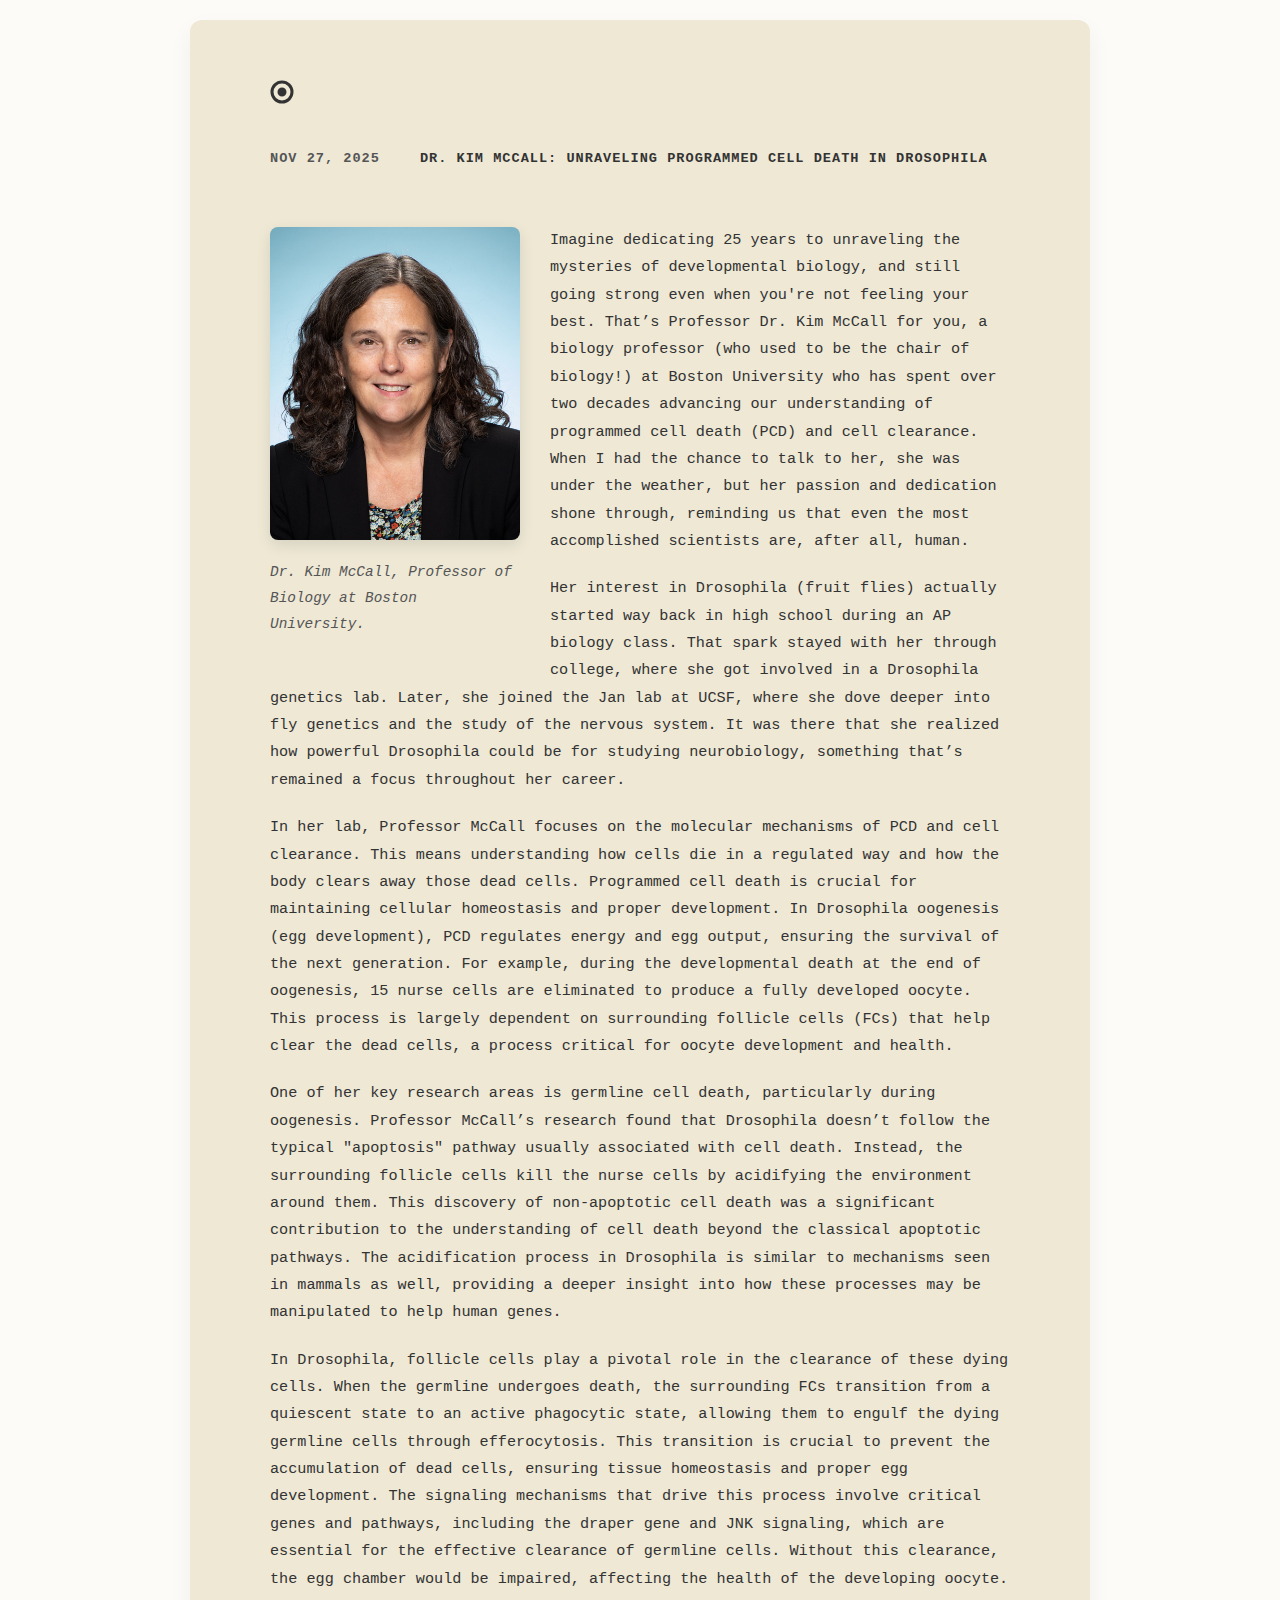
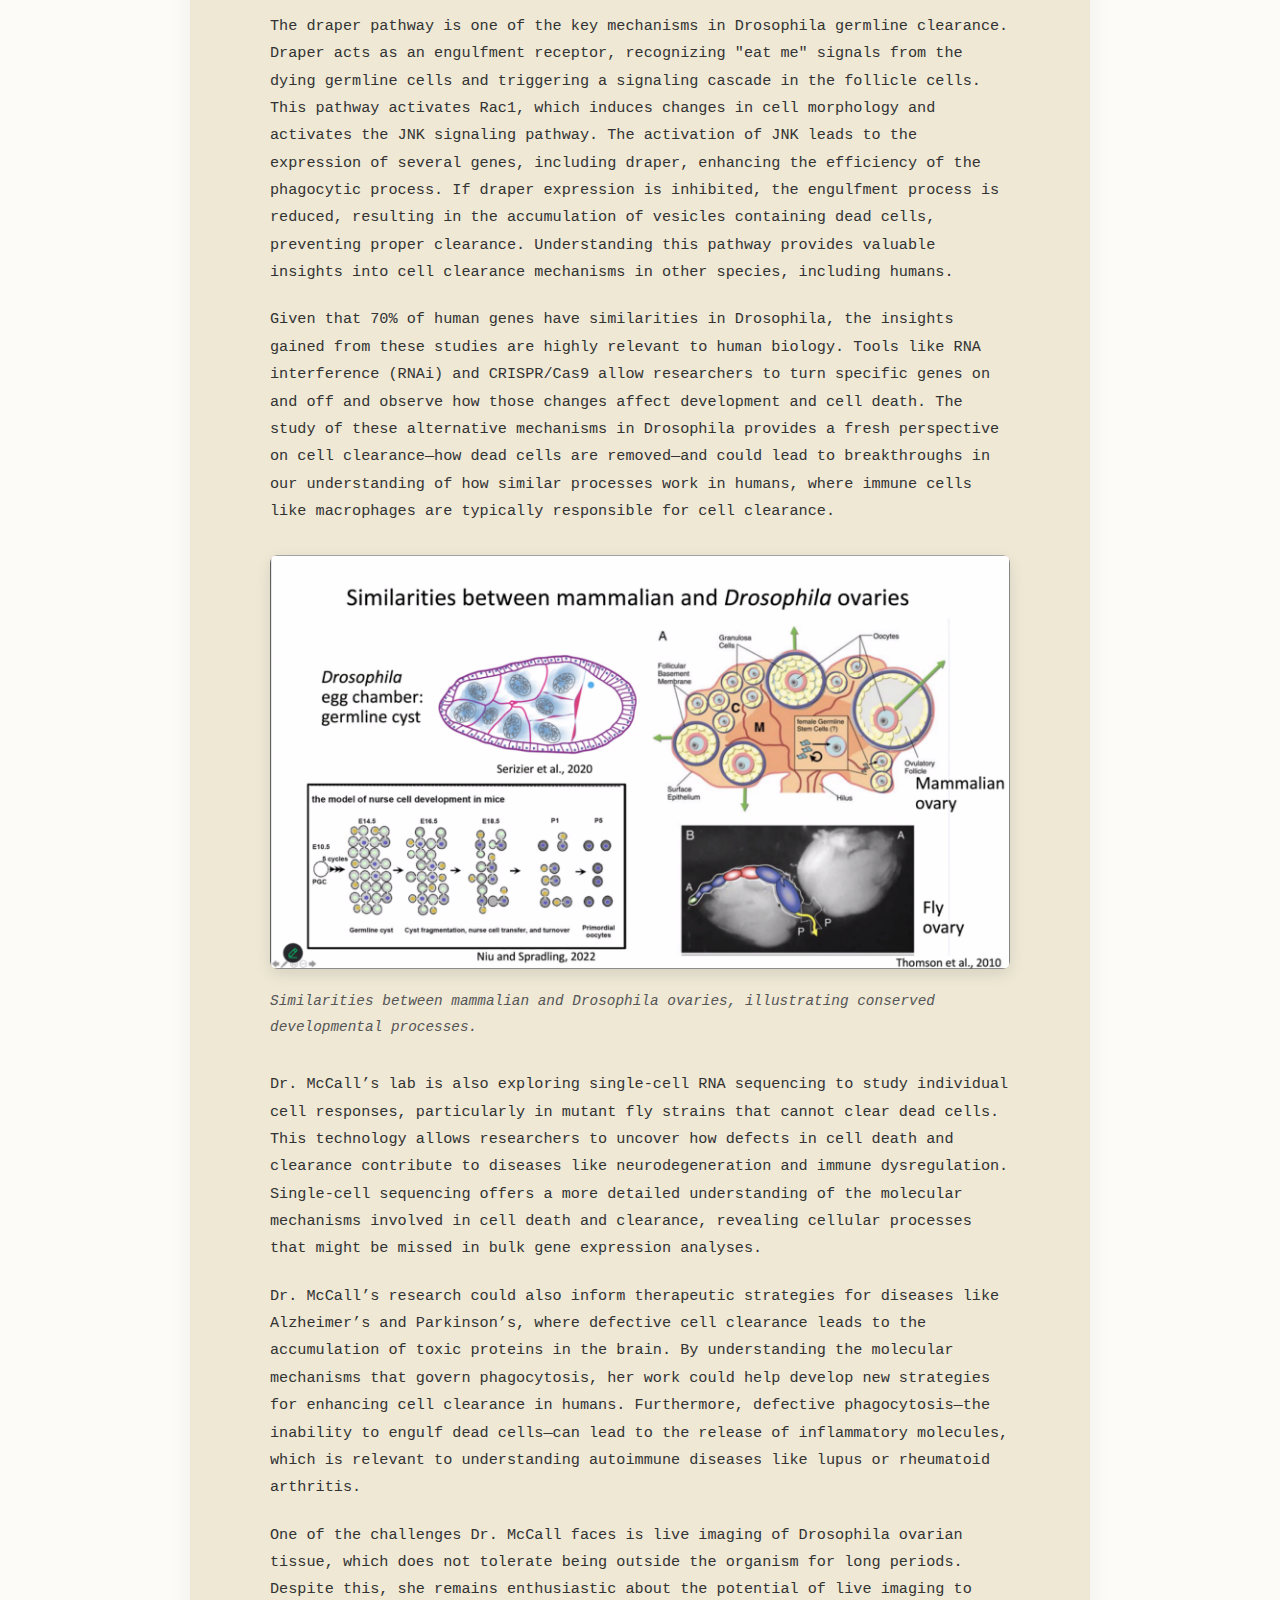
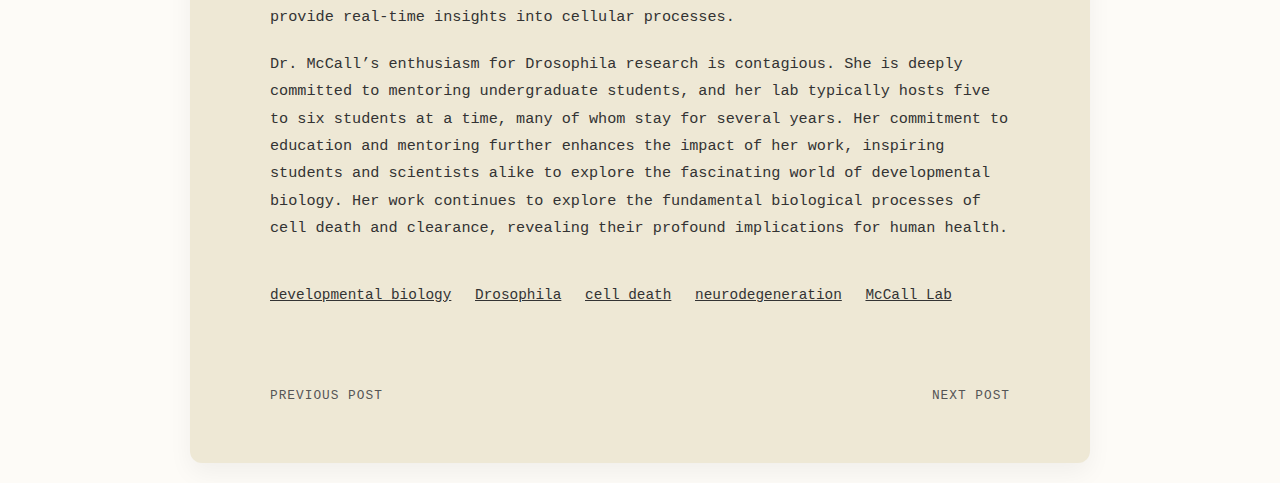
<file: writings/kim_mccall.html>
<!DOCTYPE html>
<html lang="en">
<head>
    <meta charset="UTF-8">
    <meta name="viewport" content="width=device-width, initial-scale=1.0">
    <title>Dr. Kim McCall: Unraveling Programmed Cell Death</title>
    <style>
        /* --- 1. RESET & VARIABLES --- */
        * {
            box-sizing: border-box;
            margin: 0;
            padding: 0;
        }

        :root {
            --bg-color: #fdfbf7; /* Lighter cream background */
            --card-color: #eee8d5; /* Darker beige card */
            --text-color: #333333;
            --accent-color: #555555;
            --font-main: "Courier New", Courier, monospace;
        }

        /* --- 2. BODY LAYOUT --- */
        body {
            background-color: var(--bg-color);
            font-family: var(--font-main);
            color: var(--text-color);
            display: flex;
            justify-content: center;
            align-items: center;
            min-height: 100vh;
            padding: 20px;
        }

        /* --- 3. MAIN CARD CONTAINER --- */
        .blog-card {
            background-color: var(--card-color);
            width: 100%;
            max-width: 900px;
            border-radius: 12px; 
            padding: 60px 80px;
            box-shadow: 0 10px 25px rgba(0,0,0,0.05);
            position: relative;
        }

        /* --- 4. HEADER SECTION --- */
        .post-icon {
            font-size: 24px;
            margin-bottom: 40px;
            display: block;
        }

        .post-header {
            display: flex;
            justify-content: space-between;
            align-items: flex-start;
            margin-bottom: 60px;
            border-bottom: 1px solid transparent;
        }

        .header-meta {
            display: flex;
            gap: 40px;
            font-size: 0.85rem;
            letter-spacing: 1px;
            text-transform: uppercase;
            font-weight: bold;
            flex-wrap: wrap;
            align-items: baseline;
        }

        .post-date {
            color: var(--accent-color);
        }

        .post-title {
            color: var(--text-color);
        }
        
        /* --- 5. CONTENT SECTION --- */
        .post-content {
            font-size: 0.95rem;
            line-height: 1.8;
            margin-bottom: 60px;
            /* Changed max-width to allow the content to utilize the floating space */
            max-width: 100%; 
        }

        .post-content p {
            margin-bottom: 20px;
            /* Clear the float after the introduction paragraph */
            clear: none; 
        }

        /* Section headings within content - Hidden as requested */
        .content-heading {
            display: none;
        }

        /* Special formatting for the story divider - Hidden as requested */
        .story-divider {
            display: none;
        }
        
        .post-tags {
            margin-top: 40px;
            font-size: 0.9rem;
        }

        .post-tags a {
            color: var(--text-color);
            text-decoration: underline;
            margin-right: 15px;
            cursor: pointer;
        }

        .post-tags a:hover {
            color: #000;
            font-weight: bold;
        }

        /* General Image Container styles */
        .image-container {
            margin: 30px 0;
            text-align: center;
        }

        .image-container img {
            max-width: 100%;
            height: auto;
            border-radius: 8px;
            box-shadow: 0 5px 15px rgba(0,0,0,0.1);
        }
        
        /* NEW: Class to float the first image left */
        .float-left-image {
            float: left;
            margin: 0 30px 20px 0; /* Top, Right, Bottom, Left margin */
            max-width: 250px; /* Constrain the image size for floating */
            text-align: left;
        }

        .float-left-image img {
            width: 100%;
        }

        /* Clear the float after the content block that uses it, to ensure the next major element starts below */
        .float-clear {
            clear: both;
        }

        .image-caption {
            font-style: italic;
            margin-top: 10px;
            color: var(--accent-color);
            font-size: 0.9rem;
            text-align: left;
        }
        
        /* Center the second image container */
        .center-image-container {
            clear: both; /* Ensure it doesn't float next to previous content */
            text-align: center;
            margin: 30px auto;
        }

        /* --- 6. FOOTER / NAVIGATION --- */
        .post-navigation {
            display: flex;
            justify-content: space-between;
            margin-top: 80px;
            font-size: 0.8rem;
            text-transform: uppercase;
            letter-spacing: 1px;
            color: var(--accent-color);
            clear: both; /* Important to place footer correctly */
        }

        .nav-link {
            cursor: pointer;
            text-decoration: none;
            color: inherit;
            transition: color 0.2s;
        }

        .nav-link:hover {
            color: #000;
        }

        /* Back Link Styling */
        .back-link {
            color: inherit;
            text-decoration: none;
            display: inline-block;
            transition: transform 0.2s ease, color 0.2s ease;
        }

        .back-link:hover {
            transform: translateX(-3px); /* Subtle nudge left */
            color: #000;
        }

        /* --- 7. RESPONSIVE (MOBILE) --- */
        @media (max-width: 768px) {
            .blog-card {
                padding: 30px 20px;
            }

            .header-meta {
                flex-direction: column;
                gap: 10px;
            }

            .post-header {
                flex-direction: column;
                gap: 20px;
                margin-bottom: 40px;
            }
            
            /* Remove float on smaller screens */
            .float-left-image {
                float: none;
                max-width: 100%;
                margin: 20px auto;
                text-align: center;
            }
            .image-caption {
                text-align: center;
            }
        }
    </style>
</head>
<body>

    <main class="blog-card">
        <div class="post-icon">
            <a href="/blog.html" class="back-link" title="Back to Blog">
                <svg width="24" height="24" viewBox="0 0 24 24" fill="none" stroke="currentColor" stroke-width="3" stroke-linecap="round" stroke-linejoin="round">
                    <circle cx="12" cy="12" r="10"></circle>
                    <circle cx="12" cy="12" r="3" fill="currentColor"></circle>
                </svg>
            </a>
        </div>

        <header class="post-header">
            <div class="header-meta">
                <span class="post-date">Nov 27, 2025</span>
                <span class="post-title">Dr. Kim McCall: Unraveling Programmed Cell Death in Drosophila</span>
            </div>
        </header>

        <article class="post-content">
            <div class="image-container float-left-image">
                <img src="/images/kim_mccall_pfp.jpeg" alt="kim_mccall_pfp">
                <p class="image-caption">Dr. Kim McCall, Professor of Biology at Boston University.</p>
            </div>
            
            <p>Imagine dedicating 25 years to unraveling the mysteries of developmental biology, and still going strong even when you're not feeling your best. That’s Professor Dr. Kim McCall for you, a biology professor (who used to be the chair of biology!) at Boston University who has spent over two decades advancing our understanding of programmed cell death (PCD) and cell clearance. When I had the chance to talk to her, she was under the weather, but her passion and dedication shone through, reminding us that even the most accomplished scientists are, after all, human.</p>

            <p>Her interest in Drosophila (fruit flies) actually started way back in high school during an AP biology class. That spark stayed with her through college, where she got involved in a Drosophila genetics lab. Later, she joined the Jan lab at UCSF, where she dove deeper into fly genetics and the study of the nervous system. It was there that she realized how powerful Drosophila could be for studying neurobiology, something that’s remained a focus throughout her career.</p>

            <div class="float-clear"></div>
            
            <p>In her lab, Professor McCall focuses on the molecular mechanisms of PCD and cell clearance. This means understanding how cells die in a regulated way and how the body clears away those dead cells. Programmed cell death is crucial for maintaining cellular homeostasis and proper development. In Drosophila oogenesis (egg development), PCD regulates energy and egg output, ensuring the survival of the next generation. For example, during the developmental death at the end of oogenesis, 15 nurse cells are eliminated to produce a fully developed oocyte. This process is largely dependent on surrounding follicle cells (FCs) that help clear the dead cells, a process critical for oocyte development and health.</p>
            
            <p>One of her key research areas is germline cell death, particularly during oogenesis. Professor McCall’s research found that Drosophila doesn’t follow the typical "apoptosis" pathway usually associated with cell death. Instead, the surrounding follicle cells kill the nurse cells by acidifying the environment around them. This discovery of non-apoptotic cell death was a significant contribution to the understanding of cell death beyond the classical apoptotic pathways. The acidification process in Drosophila is similar to mechanisms seen in mammals as well, providing a deeper insight into how these processes may be manipulated to help human genes. </p>
            
            <p>In Drosophila, follicle cells play a pivotal role in the clearance of these dying cells. When the germline undergoes death, the surrounding FCs transition from a quiescent state to an active phagocytic state, allowing them to engulf the dying germline cells through efferocytosis. This transition is crucial to prevent the accumulation of dead cells, ensuring tissue homeostasis and proper egg development. The signaling mechanisms that drive this process involve critical genes and pathways, including the draper gene and JNK signaling, which are essential for the effective clearance of germline cells. Without this clearance, the egg chamber would be impaired, affecting the health of the developing oocyte.</p>

            <p>The draper pathway is one of the key mechanisms in Drosophila germline clearance. Draper acts as an engulfment receptor, recognizing "eat me" signals from the dying germline cells and triggering a signaling cascade in the follicle cells. This pathway activates Rac1, which induces changes in cell morphology and activates the JNK signaling pathway. The activation of JNK leads to the expression of several genes, including draper, enhancing the efficiency of the phagocytic process. If draper expression is inhibited, the engulfment process is reduced, resulting in the accumulation of vesicles containing dead cells, preventing proper clearance. Understanding this pathway provides valuable insights into cell clearance mechanisms in other species, including humans.</p>

            <p>Given that 70% of human genes have similarities in Drosophila, the insights gained from these studies are highly relevant to human biology. Tools like RNA interference (RNAi) and CRISPR/Cas9 allow researchers to turn specific genes on and off and observe how those changes affect development and cell death. The study of these alternative mechanisms in Drosophila provides a fresh perspective on cell clearance—how dead cells are removed—and could lead to breakthroughs in our understanding of how similar processes work in humans, where immune cells like macrophages are typically responsible for cell clearance.</p>
            
            <div class="image-container center-image-container">
                <img src="/images/similaritiesindro.png" alt="similarities_in_Drosophila">
                <p class="image-caption">Similarities between mammalian and Drosophila ovaries, illustrating conserved developmental processes.</p>
            </div>

            <p>Dr. McCall’s lab is also exploring single-cell RNA sequencing to study individual cell responses, particularly in mutant fly strains that cannot clear dead cells. This technology allows researchers to uncover how defects in cell death and clearance contribute to diseases like neurodegeneration and immune dysregulation. Single-cell sequencing offers a more detailed understanding of the molecular mechanisms involved in cell death and clearance, revealing cellular processes that might be missed in bulk gene expression analyses.</p>

            <p>Dr. McCall’s research could also inform therapeutic strategies for diseases like Alzheimer’s and Parkinson’s, where defective cell clearance leads to the accumulation of toxic proteins in the brain. By understanding the molecular mechanisms that govern phagocytosis, her work could help develop new strategies for enhancing cell clearance in humans. Furthermore, defective phagocytosis—the inability to engulf dead cells—can lead to the release of inflammatory molecules, which is relevant to understanding autoimmune diseases like lupus or rheumatoid arthritis.</p>

            <p>One of the challenges Dr. McCall faces is live imaging of Drosophila ovarian tissue, which does not tolerate being outside the organism for long periods. Despite this, she remains enthusiastic about the potential of live imaging to provide real-time insights into cellular processes.</p>
            
            <p>Dr. McCall’s enthusiasm for Drosophila research is contagious. She is deeply committed to mentoring undergraduate students, and her lab typically hosts five to six students at a time, many of whom stay for several years. Her commitment to education and mentoring further enhances the impact of her work, inspiring students and scientists alike to explore the fascinating world of developmental biology. Her work continues to explore the fundamental biological processes of cell death and clearance, revealing their profound implications for human health.</p>

            <div class="post-tags">
                <a href="#">developmental_biology</a>
                <a href="#">Drosophila</a>
                <a href="#">cell_death</a>
                <a href="#">neurodegeneration</a>
                <a href="#">McCall_Lab</a>
            </div>
        </article>

        <footer class="post-navigation">
            <a href="#" class="nav-link">Previous Post</a>
            <a href="#" class="nav-link">Next Post</a>
        </footer>
    </main>

</body>
</html>
</file>
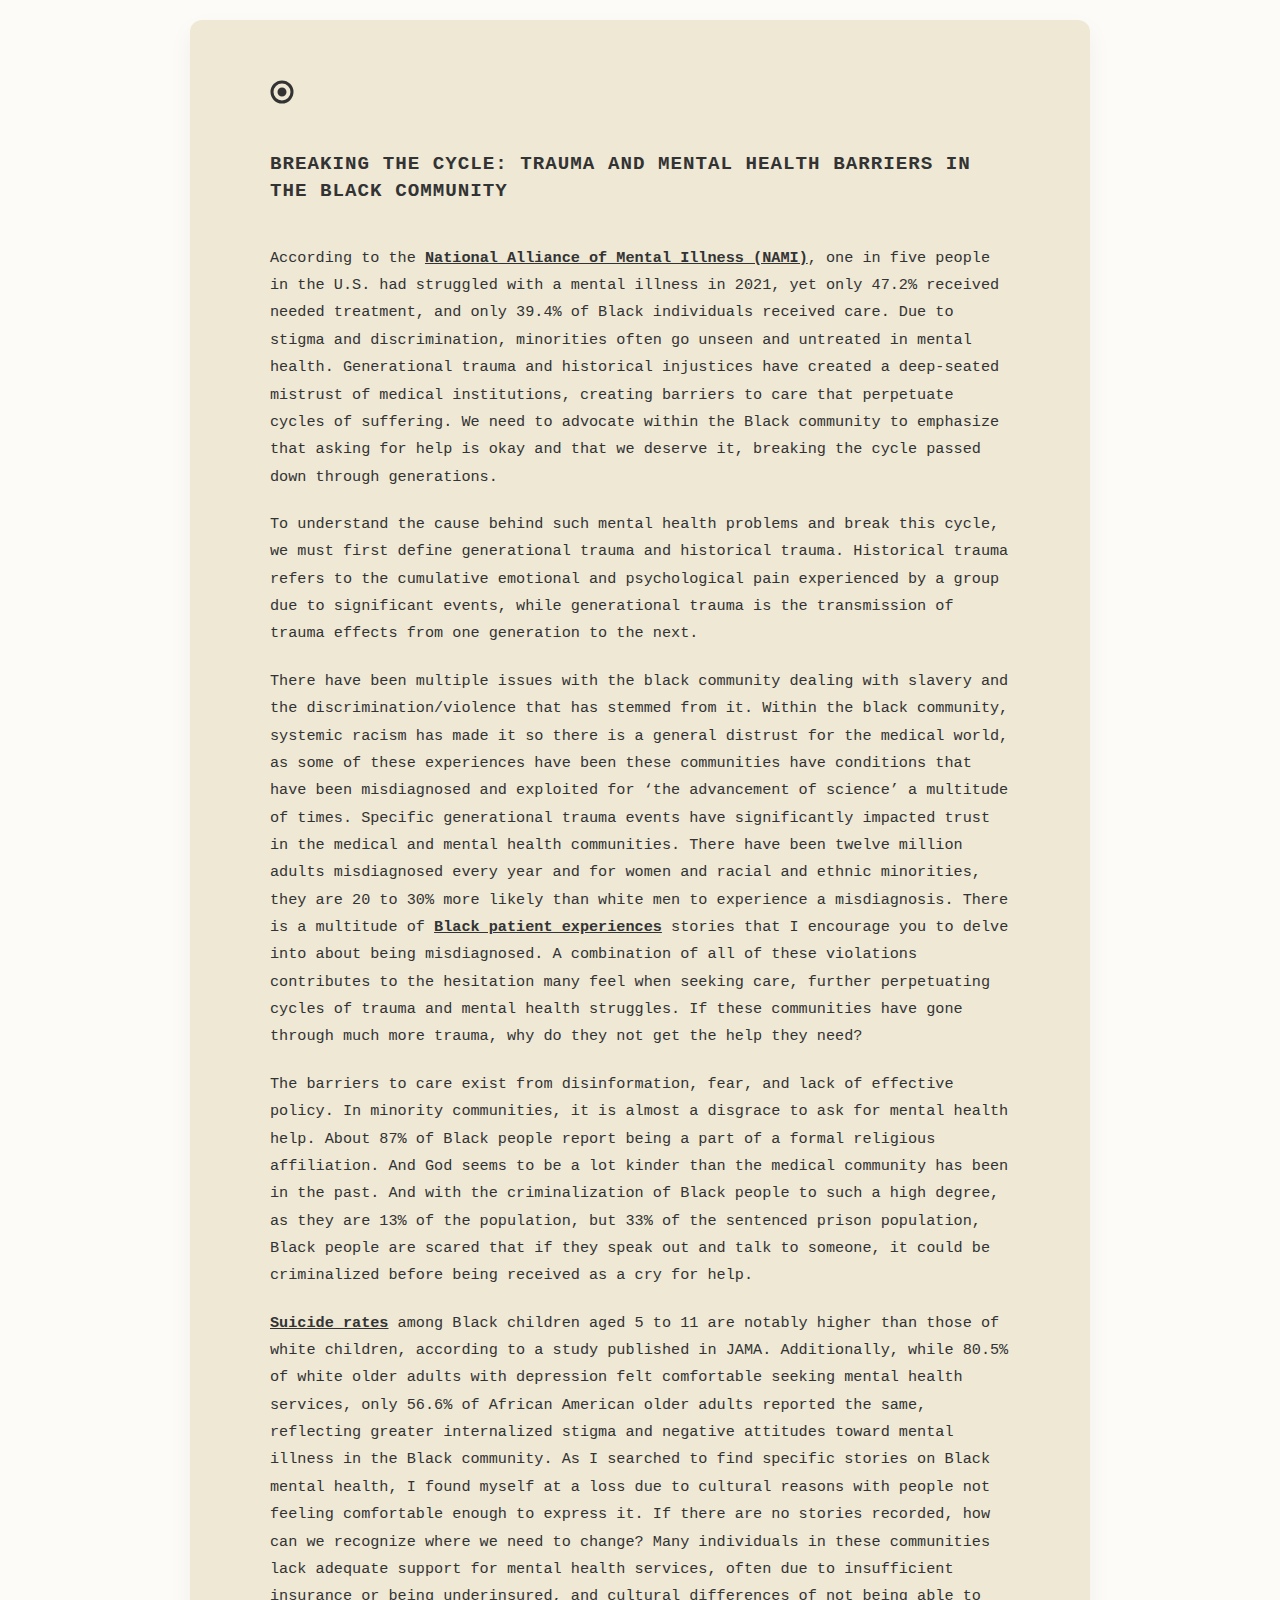
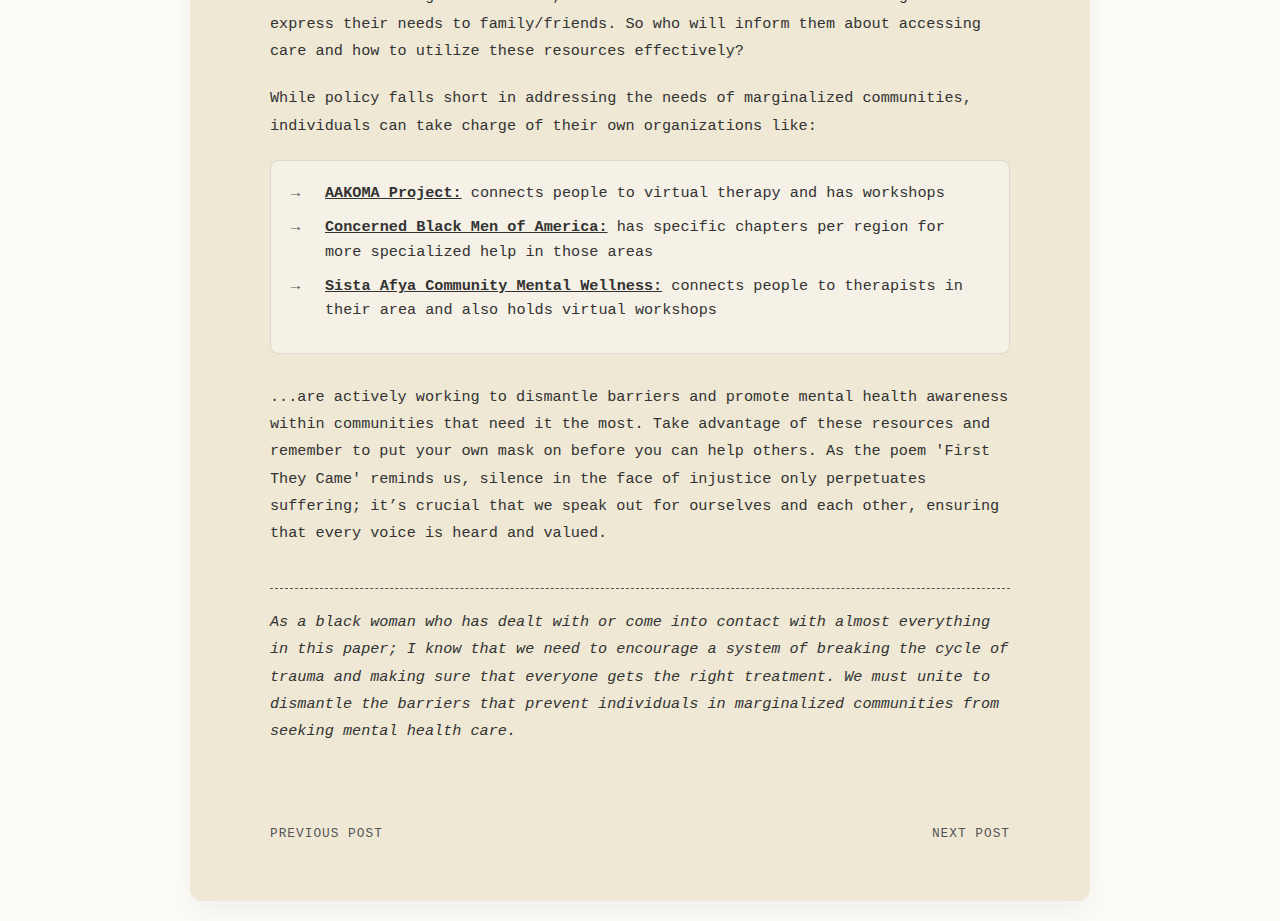
<file: writings/menthea.html>
<!DOCTYPE html>
<html lang="en">
<head>
    <meta charset="UTF-8">
    <meta name="viewport" content="width=device-width, initial-scale=1.0">
    <title>Breaking the Cycle: Trauma and Mental Health Barriers in the Black Community</title>
    <style>
        /* --- 1. RESET & VARIABLES (MATCHING PREVIOUS STYLE) --- */
        * {
            box-sizing: border-box;
            margin: 0;
            padding: 0;
        }

        :root {
            --bg-color: #fdfbf7; /* Lighter cream background */
            --card-color: #eee8d5; /* Darker beige card */
            --text-color: #333333;
            --accent-color: #555555;
            --font-main: "Courier New", Courier, monospace;
        }

        /* --- 2. BODY LAYOUT (MATCHING PREVIOUS STYLE) --- */
        body {
            background-color: var(--bg-color);
            font-family: var(--font-main);
            color: var(--text-color);
            display: flex;
            justify-content: center;
            align-items: center;
            min-height: 100vh;
            padding: 20px;
        }

        /* --- 3. MAIN CARD CONTAINER (MATCHING PREVIOUS STYLE) --- */
        .blog-card {
            background-color: var(--card-color);
            width: 100%;
            max-width: 900px;
            border-radius: 12px; 
            padding: 60px 80px;
            box-shadow: 0 10px 25px rgba(0,0,0,0.05);
            position: relative;
        }

        /* --- 4. HEADER SECTION (Simplified, Styled to match user's example) --- */
        .post-icon {
            font-size: 24px;
            margin-bottom: 40px;
            display: block;
        }

        .main-essay-title {
            /* Applying the styling characteristics from the user's provided 'post-title' example */
            font-size: 1.2rem; /* Reduced size but still prominent */
            line-height: 1.4;
            font-weight: bold;
            color: var(--text-color);
            margin-bottom: 40px;
            padding-bottom: 0;
            border-bottom: none; /* Removed dashed line */
            text-align: left; /* Left-aligned */
            text-transform: uppercase; /* Uppercase */
            letter-spacing: 1px; /* Increased letter spacing */
        }

        /* --- 5. CONTENT SECTION --- */
        .post-content {
            font-size: 0.95rem;
            line-height: 1.8;
            margin-bottom: 60px;
            max-width: 100%; 
        }

        .post-content p {
            margin-bottom: 20px;
        }
        
        /* Styling for the embedded link */
        .post-content a {
            color: var(--text-color);
            text-decoration: underline;
            font-weight: bold; /* Make links stand out slightly */
        }

        .post-content a:hover {
            color: #000;
        }


        /* Custom list style for resources */
        .resource-list {
            list-style: none;
            padding: 20px;
            background-color: rgba(255, 255, 255, 0.4);
            border-radius: 8px;
            border: 1px solid rgba(0, 0, 0, 0.1);
            margin-bottom: 30px;
            line-height: 1.6;
        }
        .resource-list li {
            margin-bottom: 10px;
            display: flex;
            align-items: flex-start;
        }
        .resource-list strong {
            color: var(--text-color);
        }
        .resource-list .arrow {
            color: var(--accent-color);
            font-weight: bold;
            margin-right: 10px;
            min-width: 1.5rem;
        }
        
        /* Personal reflection at the end */
        .personal-statement {
            border-top: 1px dashed var(--accent-color);
            padding-top: 20px;
            margin-top: 40px;
            font-style: italic;
        }

        /* --- 6. FOOTER / NAVIGATION --- */
        .post-navigation {
            display: flex;
            justify-content: space-between;
            margin-top: 80px;
            font-size: 0.8rem;
            text-transform: uppercase;
            letter-spacing: 1px;
            color: var(--accent-color);
            clear: both;
        }

        .nav-link {
            cursor: pointer;
            text-decoration: none;
            color: inherit;
            transition: color 0.2s;
        }

        .nav-link:hover {
            color: #000;
        }

        .back-link {
            color: inherit;
            text-decoration: none;
            display: inline-block;
            transition: transform 0.2s ease, color 0.2s ease;
        }

        .back-link:hover {
            transform: translateX(-3px);
            color: #000;
        }

        /* --- 7. RESPONSIVE (MOBILE) --- */
        @media (max-width: 768px) {
            .blog-card {
                padding: 30px 20px;
            }

            .main-essay-title {
                font-size: 1rem;
                margin-bottom: 30px;
            }
        }
    </style>
</head>
<body>

    <main class="blog-card">
        <div class="post-icon">
            <a href="#" class="back-link" title="Back to Homepage">
                <svg width="24" height="24" viewBox="0 0 24 24" fill="none" stroke="currentColor" stroke-width="3" stroke-linecap="round" stroke-linejoin="round">
                    <circle cx="12" cy="12" r="10"></circle>
                    <circle cx="12" cy="12" r="3" fill="currentColor"></circle>
                </svg>
            </a>
        </div>

        <h1 class="main-essay-title">Breaking the Cycle: Trauma and Mental Health Barriers in the Black Community</h1>

        <article class="post-content">
            <p>
                According to the <a href="https://www.nami.org/about-mental-illness/mental-health-by-the-numbers">National Alliance of Mental Illness (NAMI)</a>, one in five people in the U.S. had struggled with a mental illness in 2021, yet only 47.2% received needed treatment, and only 39.4% of Black individuals received care. Due to stigma and discrimination, minorities often go unseen and untreated in mental health. Generational trauma and historical injustices have created a deep-seated mistrust of medical institutions, creating barriers to care that perpetuate cycles of suffering. We need to advocate within the Black community to emphasize that asking for help is okay and that we deserve it, breaking the cycle passed down through generations.
            </p>

            <p>
                To understand the cause behind such mental health problems and break this cycle, we must first define generational trauma and historical trauma. Historical trauma refers to the cumulative emotional and psychological pain experienced by a group due to significant events, while generational trauma is the transmission of trauma effects from one generation to the next.
            </p>

            <p>
                There have been multiple issues with the black community dealing with slavery and the discrimination/violence that has stemmed from it. Within the black community, systemic racism has made it so there is a general distrust for the medical world, as some of these experiences have been these communities have conditions that have been misdiagnosed and exploited for ‘the advancement of science’ a multitude of times. Specific generational trauma events have significantly impacted trust in the medical and mental health communities. There have been twelve million adults misdiagnosed every year and for women and racial and ethnic minorities, they are 20 to 30% more likely than white men to experience a misdiagnosis. There is a multitude of <a href="https://www.healthline.com/health/racism-mental-health-diagnoses#Mental-health-professionals-don-t-know-how-to-diagnose-Black-people">Black patient experiences</a> stories that I encourage you to delve into about being misdiagnosed. A combination of all of these violations contributes to the hesitation many feel when seeking care, further perpetuating cycles of trauma and mental health struggles. If these communities have gone through much more trauma, why do they not get the help they need?
            </p>

            <p>
                The barriers to care exist from disinformation, fear, and lack of effective policy. In minority communities, it is almost a disgrace to ask for mental health help. About 87% of Black people report being a part of a formal religious affiliation. And God seems to be a lot kinder than the medical community has been in the past. And with the criminalization of Black people to such a high degree, as they are 13% of the population, but 33% of the sentenced prison population, Black people are scared that if they speak out and talk to someone, it could be criminalized before being received as a cry for help.
            </p>

            <p>
                <a href="https://pmc.ncbi.nlm.nih.gov/articles/PMC10312036/#R1">Suicide rates</a> among Black children aged 5 to 11 are notably higher than those of white children, according to a study published in JAMA. Additionally, while 80.5% of white older adults with depression felt comfortable seeking mental health services, only 56.6% of African American older adults reported the same, reflecting greater internalized stigma and negative attitudes toward mental illness in the Black community. As I searched to find specific stories on Black mental health, I found myself at a loss due to cultural reasons with people not feeling comfortable enough to express it. If there are no stories recorded, how can we recognize where we need to change? Many individuals in these communities lack adequate support for mental health services, often due to insufficient insurance or being underinsured, and cultural differences of not being able to express their needs to family/friends. So who will inform them about accessing care and how to utilize these resources effectively?
            </p>

            <p>
                While policy falls short in addressing the needs of marginalized communities, individuals can take charge of their own organizations like:
            </p>

             <ul class="resource-list">
                <li>
                    <span class="arrow">&rarr;</span>
                    <div>
                        <a href="https://aakomaproject.org/" class="font-bold">AAKOMA Project:</a> connects people to virtual therapy and has workshops
                    </div>
                </li>
                <li>
                    <span class="arrow">&rarr;</span>
                    <div>
                        <a href="https://cbmnational.org/" class="font-bold">Concerned Black Men of America:</a> has specific chapters per region for more specialized help in those areas
                    </div>
                </li>
                <li>
                    <span class="arrow">&rarr;</span>
                    <div>
                        <a href="https://www.sistaafya.com/" class="font-bold">Sista Afya Community Mental Wellness:</a> connects people to therapists in their area and also holds virtual workshops
                    </div>
                </li>
            </ul>

            <p>
                ...are actively working to dismantle barriers and promote mental health awareness within communities that need it the most. Take advantage of these resources and remember to put your own mask on before you can help others. As the poem 'First They Came' reminds us, silence in the face of injustice only perpetuates suffering; it’s crucial that we speak out for ourselves and each other, ensuring that every voice is heard and valued.
            </p>

            <!-- Conclusion / Personal Statement -->
            <div class="personal-statement">
                <p>
                    As a black woman who has dealt with or come into contact with almost everything in this paper; I know that we need to encourage a system of breaking the cycle of trauma and making sure that everyone gets the right treatment. We must unite to dismantle the barriers that prevent individuals in marginalized communities from seeking mental health care.
                </p>
            </div>
        </article>

        <footer class="post-navigation">
            <a href="#" class="nav-link">Previous Post</a>
            <a href="#" class="nav-link">Next Post</a>
        </footer>
    </main>

</body>
</html>
</file>
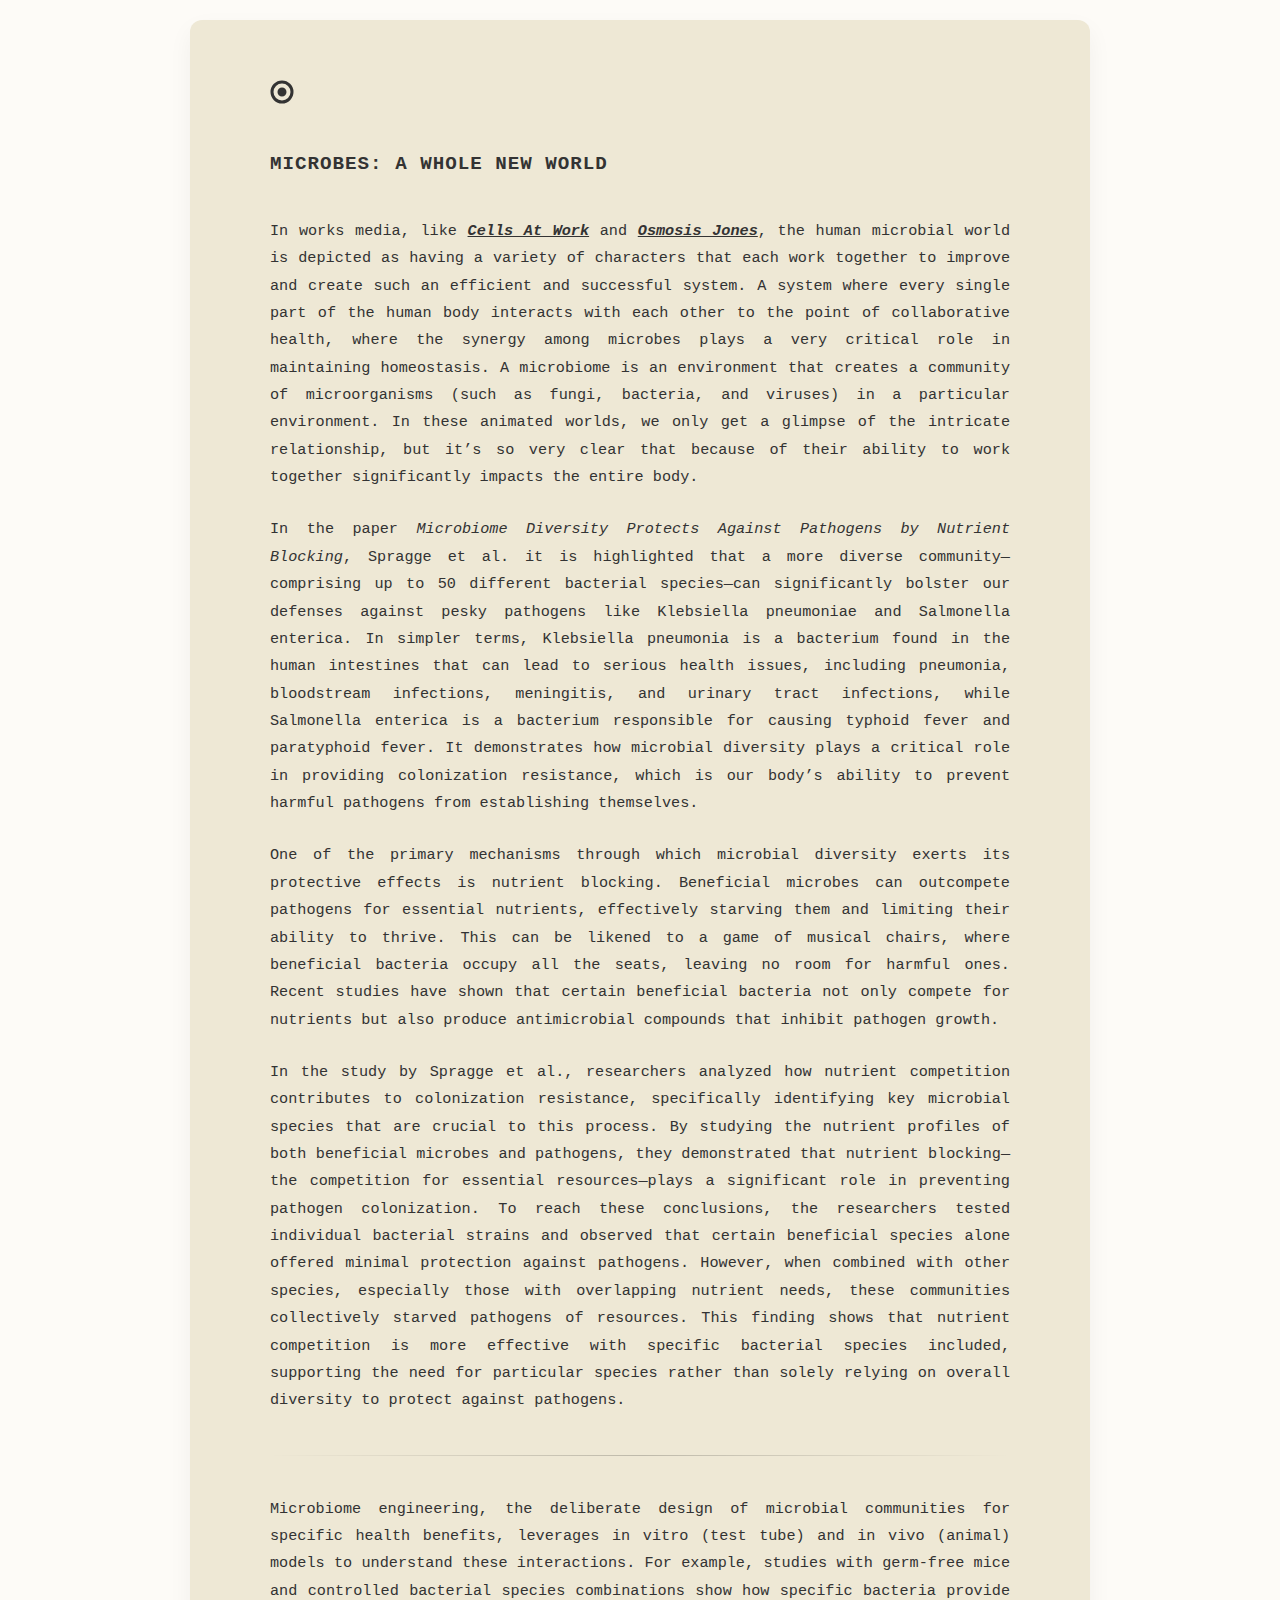
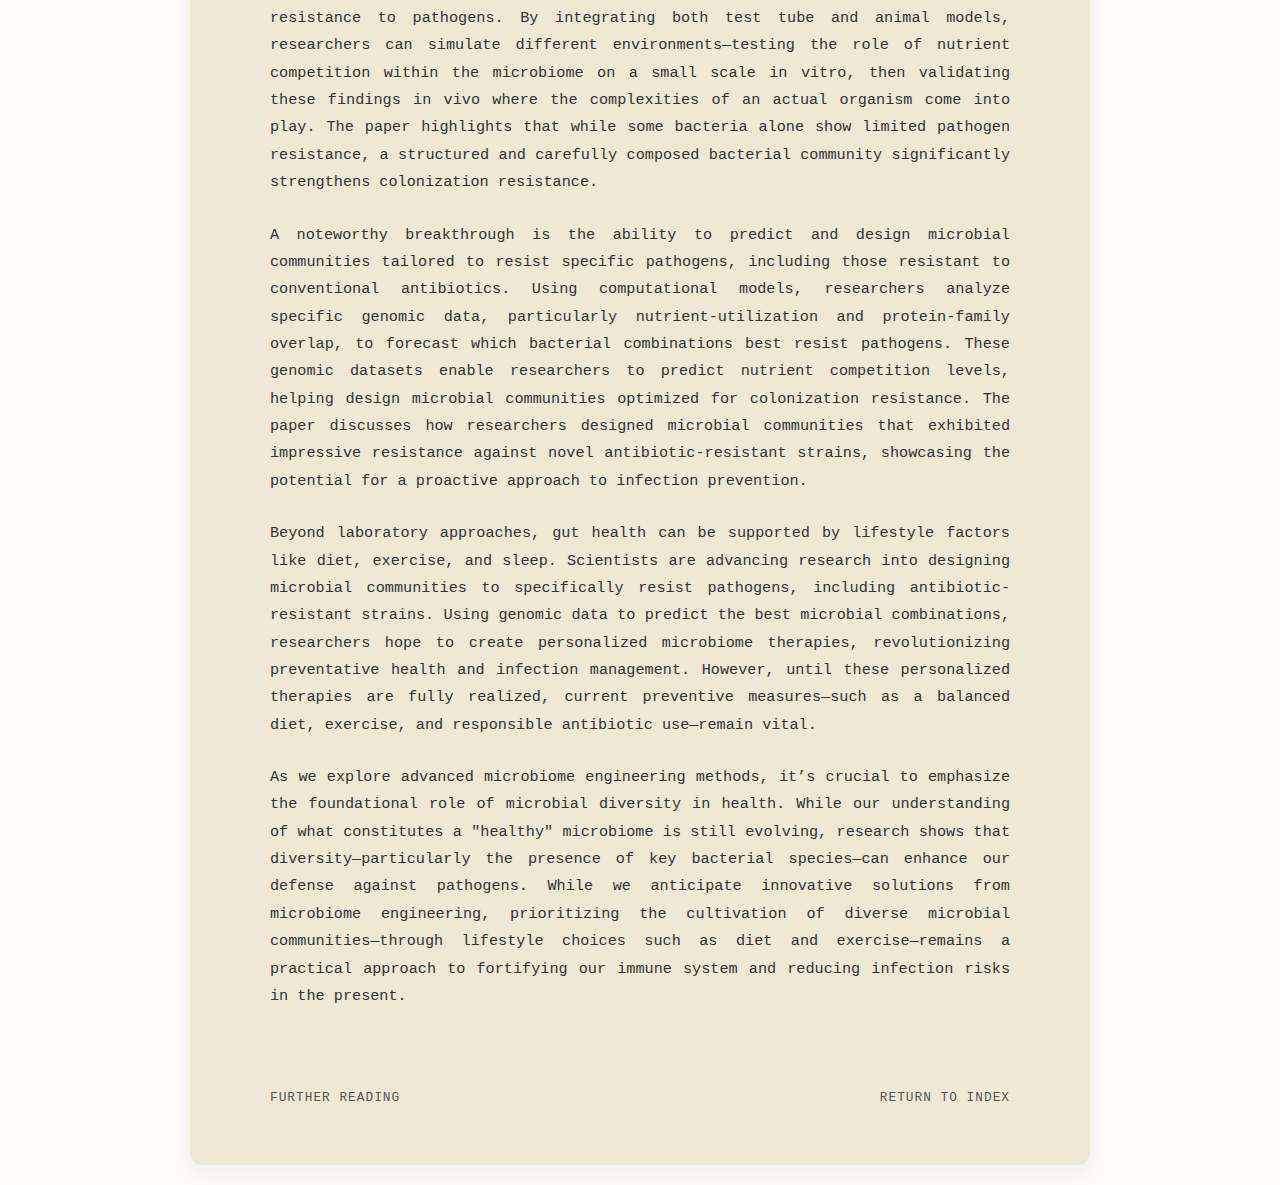
<file: writings/microbiome.html>
<!DOCTYPE html>
<html lang="en">
<head>
    <meta charset="UTF-8">
    <meta name="viewport" content="width=device-width, initial-scale=1.0">
    <title>The Synergy of the Human Microbiome: Diversity and Colonization Resistance</title>
    <style>
        /* --- 1. RESET & VARIABLES --- */
        * {
            box-sizing: border-box;
            margin: 0;
            padding: 0;
        }

        :root {
            --bg-color: #fdfbf7; /* Lighter cream background */
            --card-color: #eee8d5; /* Darker beige card */
            --text-color: #333333;
            --accent-color: #555555;
            --font-main: "Courier New", Courier, monospace;
        }

        /* --- 2. BODY LAYOUT --- */
        body {
            background-color: var(--bg-color);
            font-family: var(--font-main);
            color: var(--text-color);
            display: flex;
            justify-content: center;
            align-items: center;
            min-height: 100vh;
            padding: 20px;
        }

        /* --- 3. MAIN CARD CONTAINER --- */
        .blog-card {
            background-color: var(--card-color);
            width: 100%;
            max-width: 900px;
            border-radius: 12px; 
            padding: 60px 80px;
            box-shadow: 0 10px 25px rgba(0,0,0,0.05);
            position: relative;
        }

        /* --- 4. HEADER SECTION --- */
        .post-icon {
            font-size: 24px;
            margin-bottom: 40px;
            display: block;
        }

        .main-essay-title {
            font-size: 1.2rem;
            line-height: 1.4;
            font-weight: bold;
            color: var(--text-color);
            margin-bottom: 40px;
            text-align: left;
            text-transform: uppercase;
            letter-spacing: 1px;
        }

        /* --- 5. CONTENT SECTION --- */
        .post-content {
            font-size: 0.95rem;
            line-height: 1.8;
            margin-bottom: 60px;
            max-width: 100%; 
        }

        .post-content p {
            margin-bottom: 25px;
            text-align: justify;
        }
        
        /* Styling for all links (citations and media titles) */
        .post-content a {
            color: var(--text-color);
            text-decoration: underline;
            font-weight: bold;
        }

        .post-content a:hover {
            color: #000;
        }

        .section-separator {
            border: 0;
            height: 1px;
            background-image: linear-gradient(to right, rgba(0, 0, 0, 0), rgba(0, 0, 0, 0.2), rgba(0, 0, 0, 0));
            margin: 40px 0;
        }
        
        /* --- 6. FOOTER / NAVIGATION --- */
        .post-navigation {
            display: flex;
            justify-content: space-between;
            margin-top: 80px;
            font-size: 0.8rem;
            text-transform: uppercase;
            letter-spacing: 1px;
            color: var(--accent-color);
            clear: both;
        }

        .nav-link {
            cursor: pointer;
            text-decoration: none;
            color: inherit;
            transition: color 0.2s;
        }

        .nav-link:hover {
            color: #000;
        }

        .back-link {
            color: inherit;
            text-decoration: none;
            display: inline-block;
            transition: transform 0.2s ease, color 0.2s ease;
        }

        .back-link:hover {
            transform: translateX(-3px);
            color: #000;
        }

        /* --- 7. RESPONSIVE (MOBILE) --- */
        @media (max-width: 768px) {
            .blog-card {
                padding: 30px 20px;
            }

            .main-essay-title {
                font-size: 1rem;
                margin-bottom: 30px;
            }
        }
    </style>
</head>
<body>

    <main class="blog-card">
        <div class="post-icon">
            <a href="#" class="back-link" title="Back to main page">
                <svg width="24" height="24" viewBox="0 0 24 24" fill="none" stroke="currentColor" stroke-width="3" stroke-linecap="round" stroke-linejoin="round">
                    <circle cx="12" cy="12" r="10"></circle>
                    <circle cx="12" cy="12" r="3" fill="currentColor"></circle>
                </svg>
            </a>
        </div>

        <h1 class="main-essay-title">Microbes: A Whole New World

</h1>

        <article class="post-content">
            <p>
                In works media, like <a href="https://www.imdb.com/title/tt8673610/"><cite>Cells At Work</cite></a> and <a href="https://www.imdb.com/title/tt0181739/"><cite>Osmosis Jones</cite></a>, the human microbial world is depicted as having a variety of characters that each work together to improve and create such an efficient and successful system. A system where every single part of the human body interacts with each other to the point of collaborative health, where the synergy among microbes plays a very critical role in maintaining homeostasis. A microbiome is an environment that creates a community of microorganisms (such as fungi, bacteria, and viruses) in a particular environment. In these animated worlds, we only get a glimpse of the intricate relationship, but it’s so very clear that because of their ability to work together significantly impacts the entire body.
            </p>

            <p>
                In the paper <cite>Microbiome Diversity Protects Against Pathogens by Nutrient Blocking</cite>, Spragge et al. it is highlighted that a more diverse community—comprising up to 50 different bacterial species—can significantly bolster our defenses against pesky pathogens like Klebsiella pneumoniae and Salmonella enterica. In simpler terms, Klebsiella pneumonia is a bacterium found in the human intestines that can lead to serious health issues, including pneumonia, bloodstream infections, meningitis, and urinary tract infections, while Salmonella enterica is a bacterium responsible for causing typhoid fever and paratyphoid fever. It demonstrates how microbial diversity plays a critical role in providing colonization resistance, which is our body’s ability to prevent harmful pathogens from establishing themselves.
            </p>

            <p>
                One of the primary mechanisms through which microbial diversity exerts its protective effects is nutrient blocking. Beneficial microbes can outcompete pathogens for essential nutrients, effectively starving them and limiting their ability to thrive. This can be likened to a game of musical chairs, where beneficial bacteria occupy all the seats, leaving no room for harmful ones. Recent studies have shown that certain beneficial bacteria not only compete for nutrients but also produce antimicrobial compounds that inhibit pathogen growth.
            </p>

            <p>
                In the study by Spragge et al., researchers analyzed how nutrient competition contributes to colonization resistance, specifically identifying key microbial species that are crucial to this process. By studying the nutrient profiles of both beneficial microbes and pathogens, they demonstrated that nutrient blocking—the competition for essential resources—plays a significant role in preventing pathogen colonization. To reach these conclusions, the researchers tested individual bacterial strains and observed that certain beneficial species alone offered minimal protection against pathogens. However, when combined with other species, especially those with overlapping nutrient needs, these communities collectively starved pathogens of resources. This finding shows that nutrient competition is more effective with specific bacterial species included, supporting the need for particular species rather than solely relying on overall diversity to protect against pathogens.
            </p>

            <hr class="section-separator">

            <p>
                Microbiome engineering, the deliberate design of microbial communities for specific health benefits, leverages in vitro (test tube) and in vivo (animal) models to understand these interactions. For example, studies with germ-free mice and controlled bacterial species combinations show how specific bacteria provide resistance to pathogens. By integrating both test tube and animal models, researchers can simulate different environments—testing the role of nutrient competition within the microbiome on a small scale in vitro, then validating these findings in vivo where the complexities of an actual organism come into play. The paper highlights that while some bacteria alone show limited pathogen resistance, a structured and carefully composed bacterial community significantly strengthens colonization resistance.
            </p>

            <p>
                A noteworthy breakthrough is the ability to predict and design microbial communities tailored to resist specific pathogens, including those resistant to conventional antibiotics. Using computational models, researchers analyze specific genomic data, particularly nutrient-utilization and protein-family overlap, to forecast which bacterial combinations best resist pathogens. These genomic datasets enable researchers to predict nutrient competition levels, helping design microbial communities optimized for colonization resistance. The paper discusses how researchers designed microbial communities that exhibited impressive resistance against novel antibiotic-resistant strains, showcasing the potential for a proactive approach to infection prevention.
            </p>

            <p>
                Beyond laboratory approaches, gut health can be supported by lifestyle factors like diet, exercise, and sleep. Scientists are advancing research into designing microbial communities to specifically resist pathogens, including antibiotic-resistant strains. Using genomic data to predict the best microbial combinations, researchers hope to create personalized microbiome therapies, revolutionizing preventative health and infection management. However, until these personalized therapies are fully realized, current preventive measures—such as a balanced diet, exercise, and responsible antibiotic use—remain vital.
            </p>

            <p>
                As we explore advanced microbiome engineering methods, it’s crucial to emphasize the foundational role of microbial diversity in health. While our understanding of what constitutes a "healthy" microbiome is still evolving, research shows that diversity—particularly the presence of key bacterial species—can enhance our defense against pathogens. While we anticipate innovative solutions from microbiome engineering, prioritizing the cultivation of diverse microbial communities—through lifestyle choices such as diet and exercise—remains a practical approach to fortifying our immune system and reducing infection risks in the present.
            </p>
        </article>

        <footer class="post-navigation">
            <a href="#" class="nav-link">Further Reading</a>
            <a href="#" class="nav-link">Return to Index</a>
        </footer>
    </main>

</body>
</html>
</file>
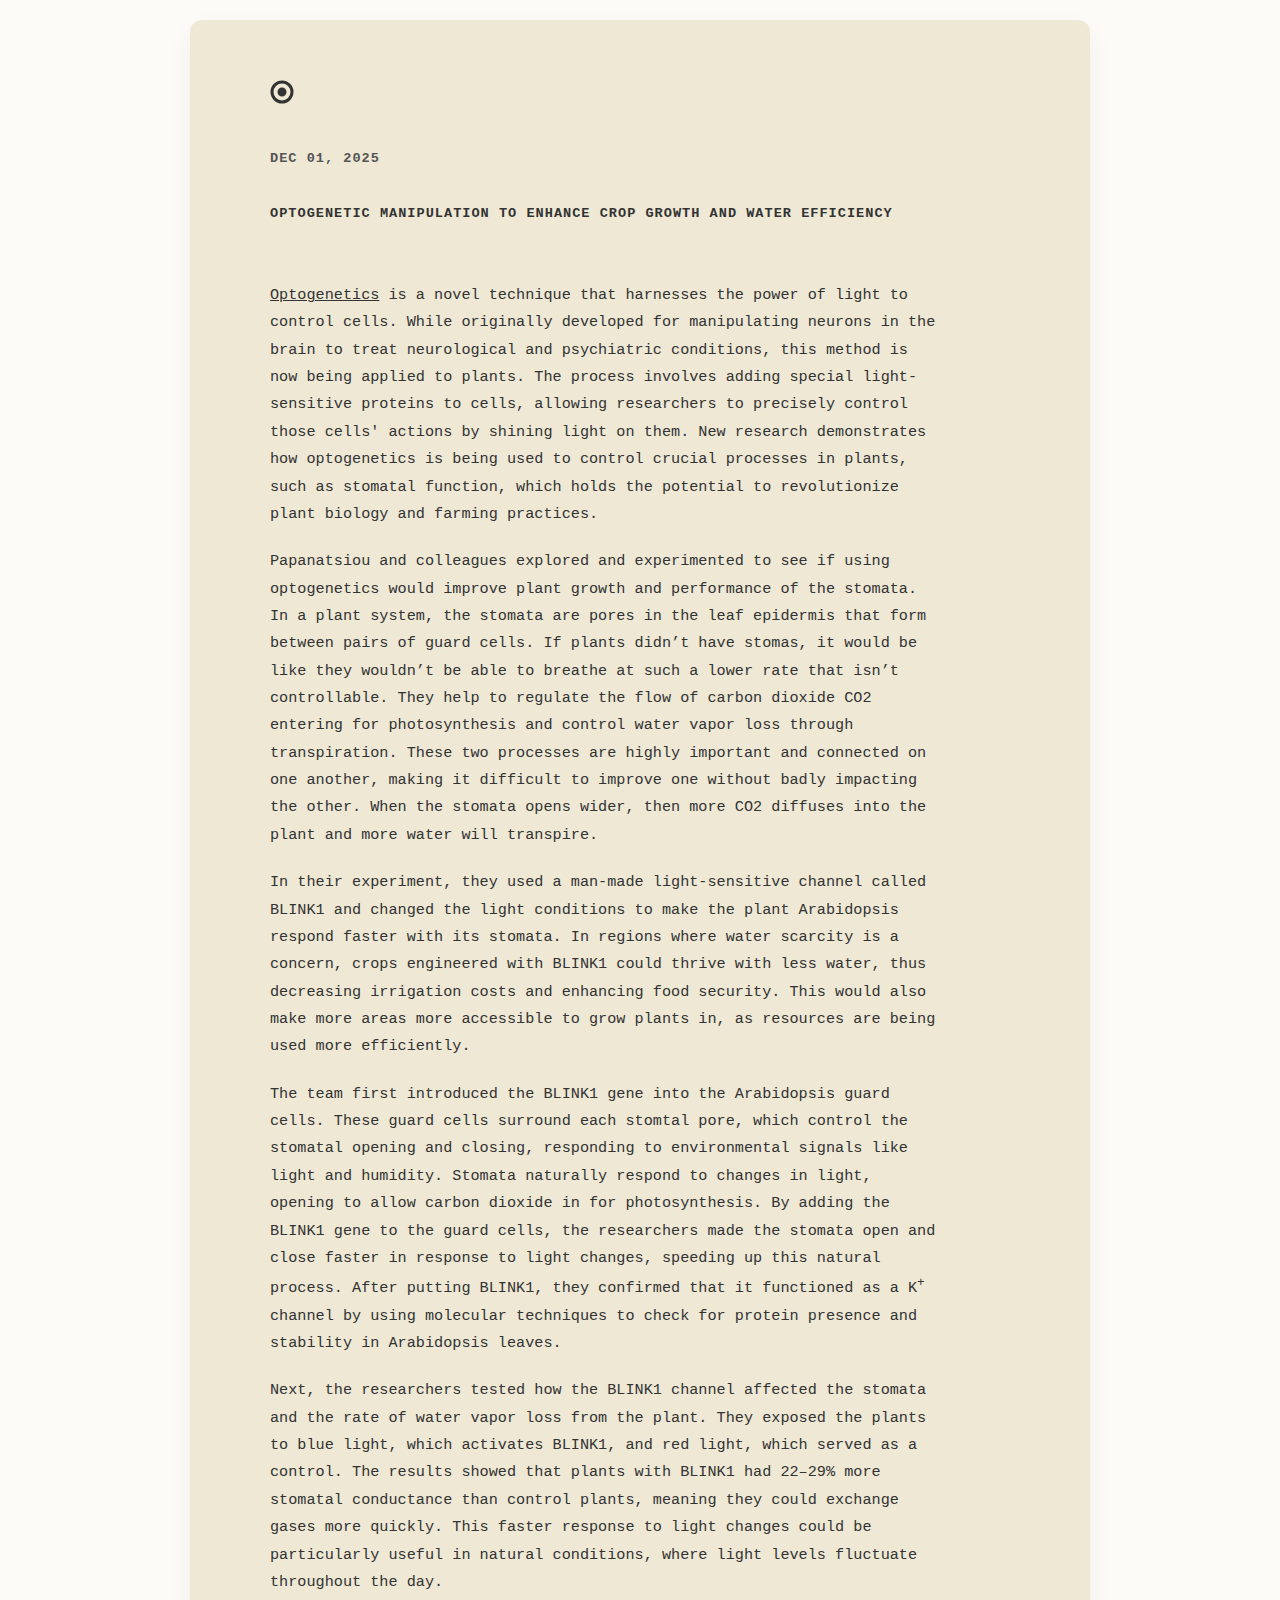
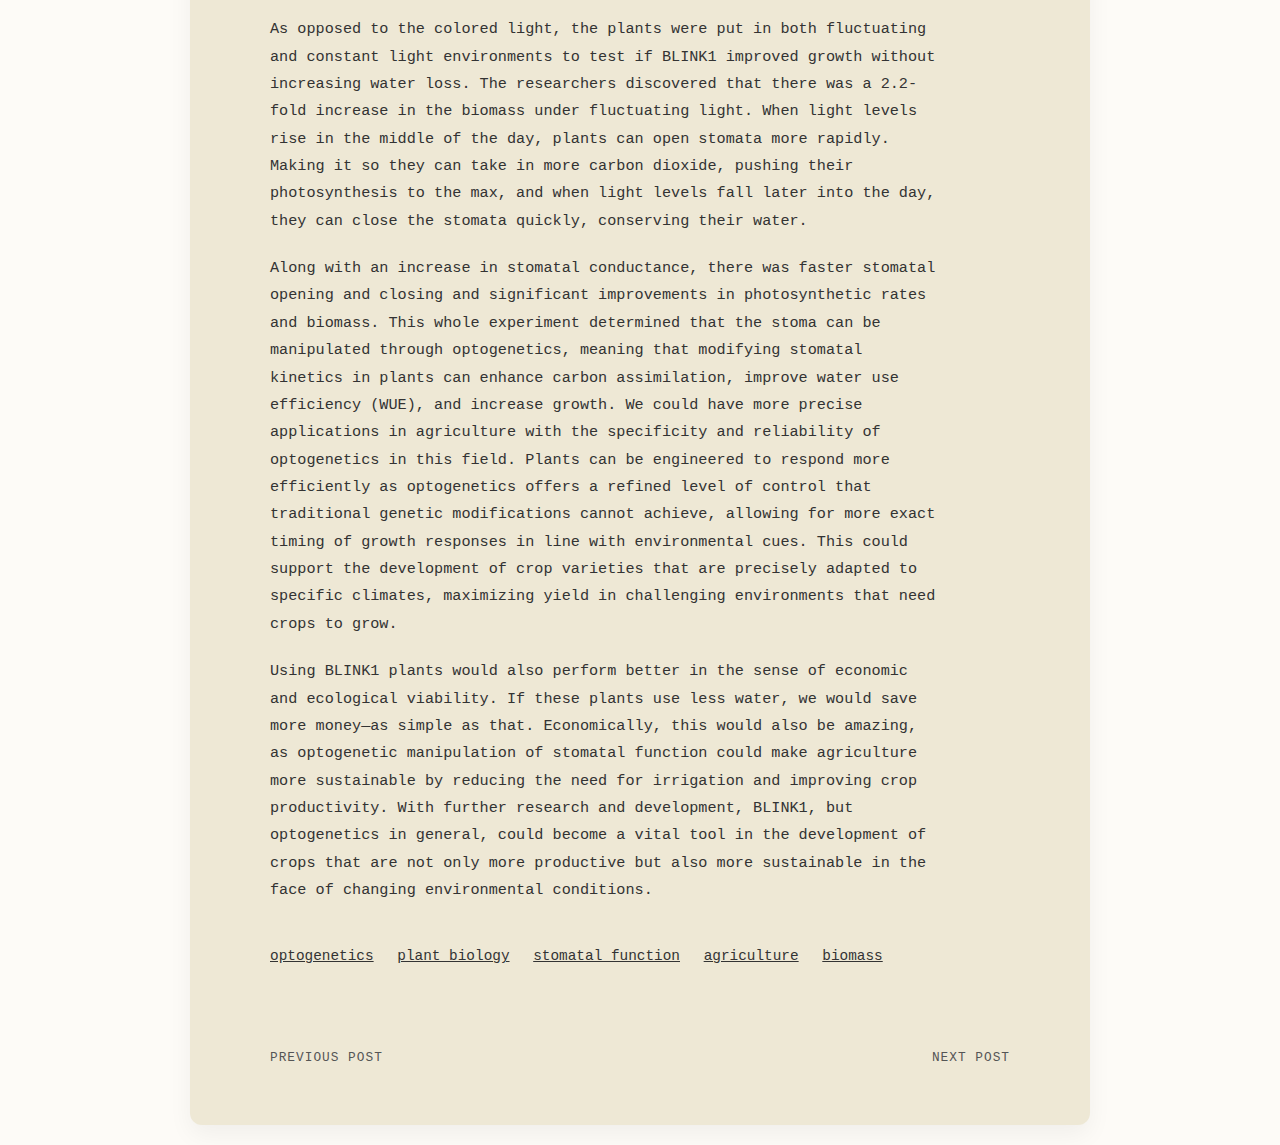
<file: writings/optogenetics.html>
<!DOCTYPE html>
<html lang="en">
<head>
    <meta charset="UTF-8">
    <meta name="viewport" content="width=device-width, initial-scale=1.0">
    <title>Optogenetics in Plants: Controlling Stomata with Light</title>
    <style>
        /* --- 1. RESET & VARIABLES --- */
        * {
            box-sizing: border-box;
            margin: 0;
            padding: 0;
        }

        :root {
            --bg-color: #fdfbf7; /* Lighter cream background */
            --card-color: #eee8d5; /* Darker beige card */
            --text-color: #333333;
            --accent-color: #555555;
            --font-main: "Courier New", Courier, monospace;
        }

        /* --- 2. BODY LAYOUT --- */
        body {
            background-color: var(--bg-color);
            font-family: var(--font-main);
            color: var(--text-color);
            display: flex;
            justify-content: center;
            align-items: center;
            min-height: 100vh;
            padding: 20px;
        }

        /* --- 3. MAIN CARD CONTAINER --- */
        .blog-card {
            background-color: var(--card-color);
            width: 100%;
            max-width: 900px;
            border-radius: 12px; 
            padding: 60px 80px;
            box-shadow: 0 10px 25px rgba(0,0,0,0.05);
            position: relative;
        }

        /* --- 4. HEADER SECTION --- */
        .post-icon {
            font-size: 24px;
            margin-bottom: 40px;
            display: block;
        }

        .post-header {
            display: flex;
            justify-content: space-between;
            align-items: flex-start;
            margin-bottom: 60px;
            border-bottom: 1px solid transparent;
        }

        .header-meta {
            display: flex;
            gap: 40px;
            font-size: 0.85rem;
            letter-spacing: 1px;
            text-transform: uppercase;
            font-weight: bold;
            flex-wrap: wrap;
            align-items: baseline;
        }

        .post-date {
            color: var(--accent-color);
        }

        .post-title {
            color: var(--text-color);
        }
        
        /* New for the subtitle/source - Kept style but removed H2 subtitle content */
        .post-subtitle {
            font-size: 1.2rem;
            line-height: 1.5;
            margin-top: 20px;
            margin-bottom: 30px;
            color: var(--accent-color);
            font-style: italic;
        }

        /* --- 5. CONTENT SECTION --- */
        .post-content {
            font-size: 0.95rem;
            line-height: 1.8;
            margin-bottom: 60px;
            max-width: 90%;
        }

        .post-content p {
            margin-bottom: 20px;
        }

        /* Special formatting for the story */
        .story-divider {
            text-align: center;
            margin: 40px 0;
            color: var(--accent-color);
            font-size: 1.2rem;
        }
        
        /* List style for results/benefits */
        .post-content ul {
            list-style: none; /* Remove default bullet */
            padding-left: 0;
            margin-bottom: 30px;
        }
        
        .post-content li {
            margin-bottom: 10px;
            padding-left: 1.5em;
            position: relative;
        }

        .post-content li::before {
            content: '*'; /* Use an asterisk for a different list feel */
            color: var(--text-color);
            font-weight: bold;
            display: inline-block;
            width: 1.5em;
            margin-left: -1.5em;
        }

        .post-tags {
            margin-top: 40px;
            font-size: 0.9rem;
        }

        .post-tags a {
            color: var(--text-color);
            text-decoration: underline;
            margin-right: 15px;
            cursor: pointer;
        }

        .post-tags a:hover {
            color: #000;
            font-weight: bold;
        }
        
        .image-placeholder {
            margin: 30px auto;
            text-align: center;
            padding: 20px;
            border: 1px dashed var(--accent-color);
            font-style: italic;
            color: var(--accent-color);
        }
        
        /* Styling for the embedded link */
        .post-content a {
            color: var(--text-color);
            text-decoration: underline;
        }

        /* --- 6. FOOTER / NAVIGATION --- */
        .post-navigation {
            display: flex;
            justify-content: space-between;
            margin-top: 80px;
            font-size: 0.8rem;
            text-transform: uppercase;
            letter-spacing: 1px;
            color: var(--accent-color);
        }

        .nav-link {
            cursor: pointer;
            text-decoration: none;
            color: inherit;
            transition: color 0.2s;
        }

        .nav-link:hover {
            color: #000;
        }

        /* Back Link Styling */
        .back-link {
            color: inherit;
            text-decoration: none;
            display: inline-block;
            transition: transform 0.2s ease, color 0.2s ease;
        }

        .back-link:hover {
            transform: translateX(-3px); /* Subtle nudge left */
            color: #000;
        }

        /* --- 7. RESPONSIVE (MOBILE) --- */
        @media (max-width: 768px) {
            .blog-card {
                padding: 30px 20px;
            }

            .header-meta {
                flex-direction: column;
                gap: 10px;
            }

            .post-header {
                flex-direction: column;
                gap: 20px;
                margin-bottom: 40px;
            }
        }
    </style>
</head>
<body>

    <main class="blog-card">
        <div class="post-icon">
            <a href="/blog.html" class="back-link" title="Back to Blog">
                <svg width="24" height="24" viewBox="0 0 24 24" fill="none" stroke="currentColor" stroke-width="3" stroke-linecap="round" stroke-linejoin="round">
                    <circle cx="12" cy="12" r="10"></circle>
                    <circle cx="12" cy="12" r="3" fill="currentColor"></circle>
                </svg>
            </a>
        </div>

        <header class="post-header">
            <div class="header-meta">
                <span class="post-date">Dec 01, 2025</span>
                <span class="post-title">Optogenetic Manipulation to Enhance Crop Growth and Water Efficiency
</span>
            </div>
            </header>

        <article class="post-content">
            <p><a href="https://pmc.ncbi.nlm.nih.gov/articles/PMC7611592/#:~:text=Optogenetics%2C%20the%20use%20of%20light,conditions%20such%20as%20Retinitis%20Pigmentosa.">Optogenetics</a> is a novel technique that harnesses the power of light to control cells. While originally developed for manipulating neurons in the brain to treat neurological and psychiatric conditions, this method is now being applied to plants. The process involves adding special light-sensitive proteins to cells, allowing researchers to precisely control those cells' actions by shining light on them. New research demonstrates how optogenetics is being used to control crucial processes in plants, such as stomatal function, which holds the potential to revolutionize plant biology and farming practices.</p>

            <p>Papanatsiou and colleagues explored and experimented to see if using optogenetics would improve plant growth and performance of the stomata. In a plant system, the stomata are pores in the leaf epidermis that form between pairs of guard cells. If plants didn’t have stomas, it would be like they wouldn’t be able to breathe at such a lower rate that isn’t controllable. They help to regulate the flow of carbon dioxide CO2 entering for photosynthesis and control water vapor loss through transpiration. These two processes are highly important and connected on one another, making it difficult to improve one without badly impacting the other. When the stomata opens wider, then more CO2 diffuses into the plant and more water will transpire.</p>
            
            <p>In their experiment, they used a man-made light-sensitive channel called BLINK1 and changed the light conditions to make the plant Arabidopsis respond faster with its stomata. In regions where water scarcity is a concern, crops engineered with BLINK1 could thrive with less water, thus decreasing irrigation costs and enhancing food security. This would also make more areas more accessible to grow plants in, as resources are being used more efficiently.</p>
            
            <p>The team first introduced the BLINK1 gene into the Arabidopsis guard cells. These guard cells surround each stomtal pore, which control the stomatal opening and closing, responding to environmental signals like light and humidity. Stomata naturally respond to changes in light, opening to allow carbon dioxide in for photosynthesis. By adding the BLINK1 gene to the guard cells, the researchers made the stomata open and close faster in response to light changes, speeding up this natural process. After putting BLINK1, they confirmed that it functioned as a K<sup>+</sup>
 channel by using molecular techniques to check for protein presence and stability in Arabidopsis leaves.</p>
            
            <p>Next, the researchers tested how the BLINK1 channel affected the stomata and the rate of water vapor loss from the plant. They exposed the plants to blue light, which activates BLINK1, and red light, which served as a control. The results showed that plants with BLINK1 had 22–29% more stomatal conductance than control plants, meaning they could exchange gases more quickly. This faster response to light changes could be particularly useful in natural conditions, where light levels fluctuate throughout the day.</p>
            
            <p>As opposed to the colored light, the plants were put in both fluctuating and constant light environments to test if BLINK1 improved growth without increasing water loss. The researchers discovered that there was a 2.2-fold increase in the biomass under fluctuating light. When light levels rise in the middle of the day, plants can open stomata more rapidly. Making it so they can take in more carbon dioxide, pushing their photosynthesis to the max, and when light levels fall later into the day, they can close the stomata quickly, conserving their water.</p>
            
            <p>Along with an increase in stomatal conductance, there was faster stomatal opening and closing and significant improvements in photosynthetic rates and biomass. This whole experiment determined that the stoma can be manipulated through optogenetics, meaning that modifying stomatal kinetics in plants can enhance carbon assimilation, improve water use efficiency (WUE), and increase growth. We could have more precise applications in agriculture with the specificity and reliability of optogenetics in this field. Plants can be engineered to respond more efficiently as optogenetics offers a refined level of control that traditional genetic modifications cannot achieve, allowing for more exact timing of growth responses in line with environmental cues. This could support the development of crop varieties that are precisely adapted to specific climates, maximizing yield in challenging environments that need crops to grow.</p>
            
            <p>Using BLINK1 plants would also perform better in the sense of economic and ecological viability. If these plants use less water, we would save more money—as simple as that. Economically, this would also be amazing, as optogenetic manipulation of stomatal function could make agriculture more sustainable by reducing the need for irrigation and improving crop productivity. With further research and development, BLINK1, but optogenetics in general, could become a vital tool in the development of crops that are not only more productive but also more sustainable in the face of changing environmental conditions.</p>

            <div class="post-tags">
                <a href="#">optogenetics</a>
                <a href="#">plant_biology</a>
                <a href="#">stomatal_function</a>
                <a href="#">agriculture</a>
                <a href="#">biomass</a>
            </div>
        </article>

        <footer class="post-navigation">
            <a href="#" class="nav-link">Previous Post</a>
            <a href="#" class="nav-link">Next Post</a>
        </footer>
    </main>

</body>
</html>
</file>
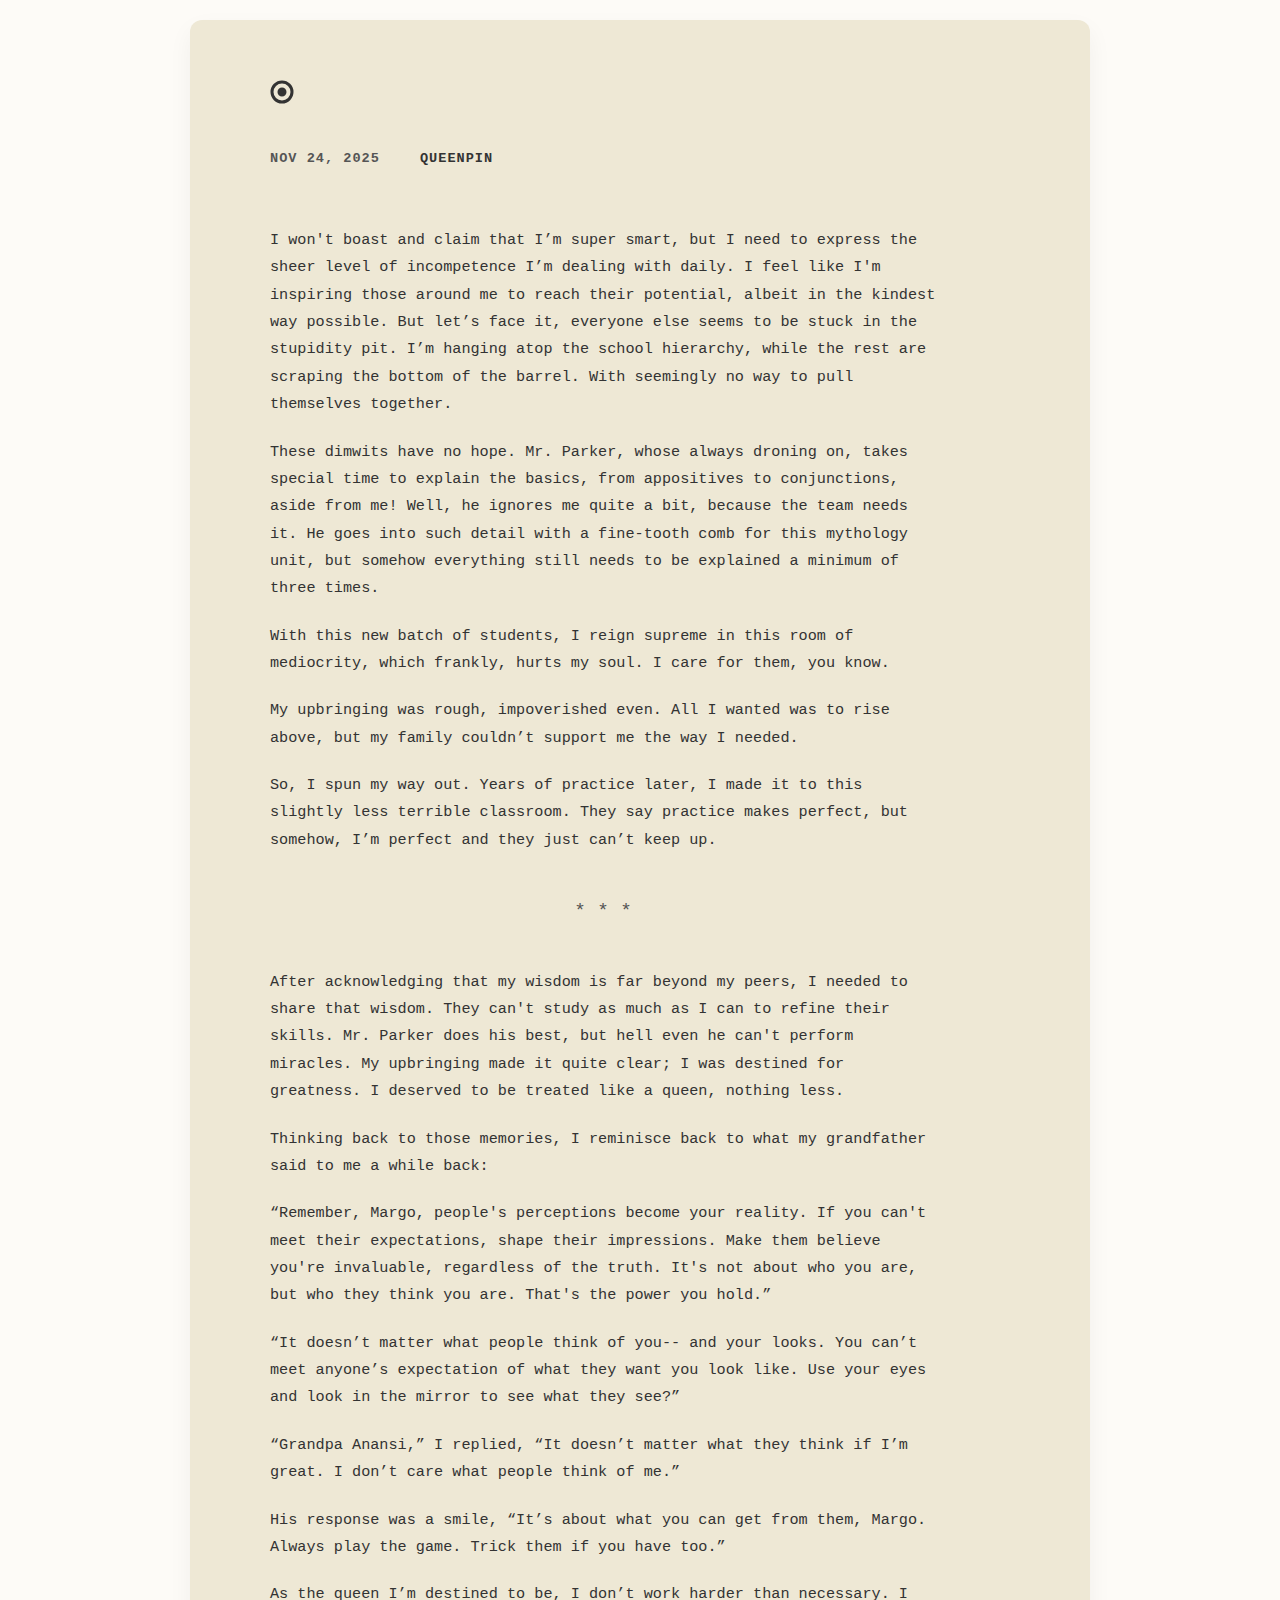
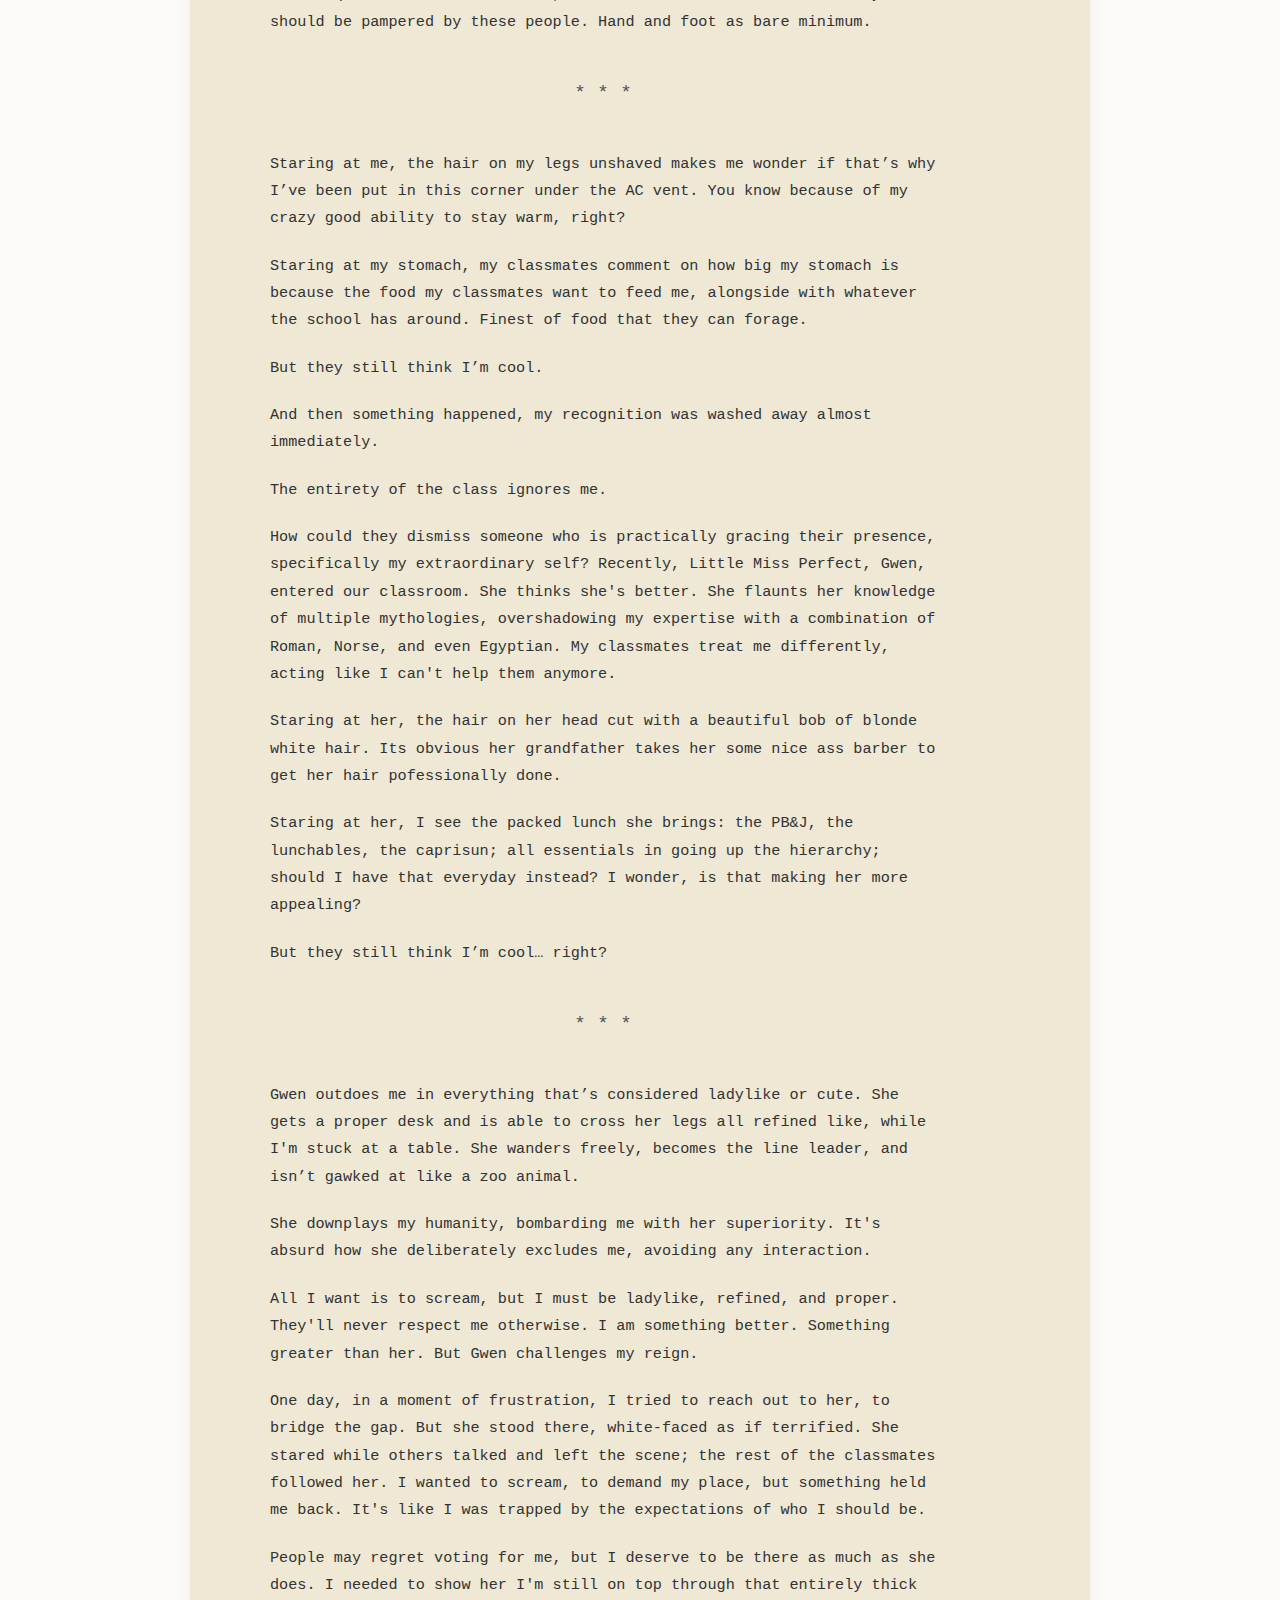
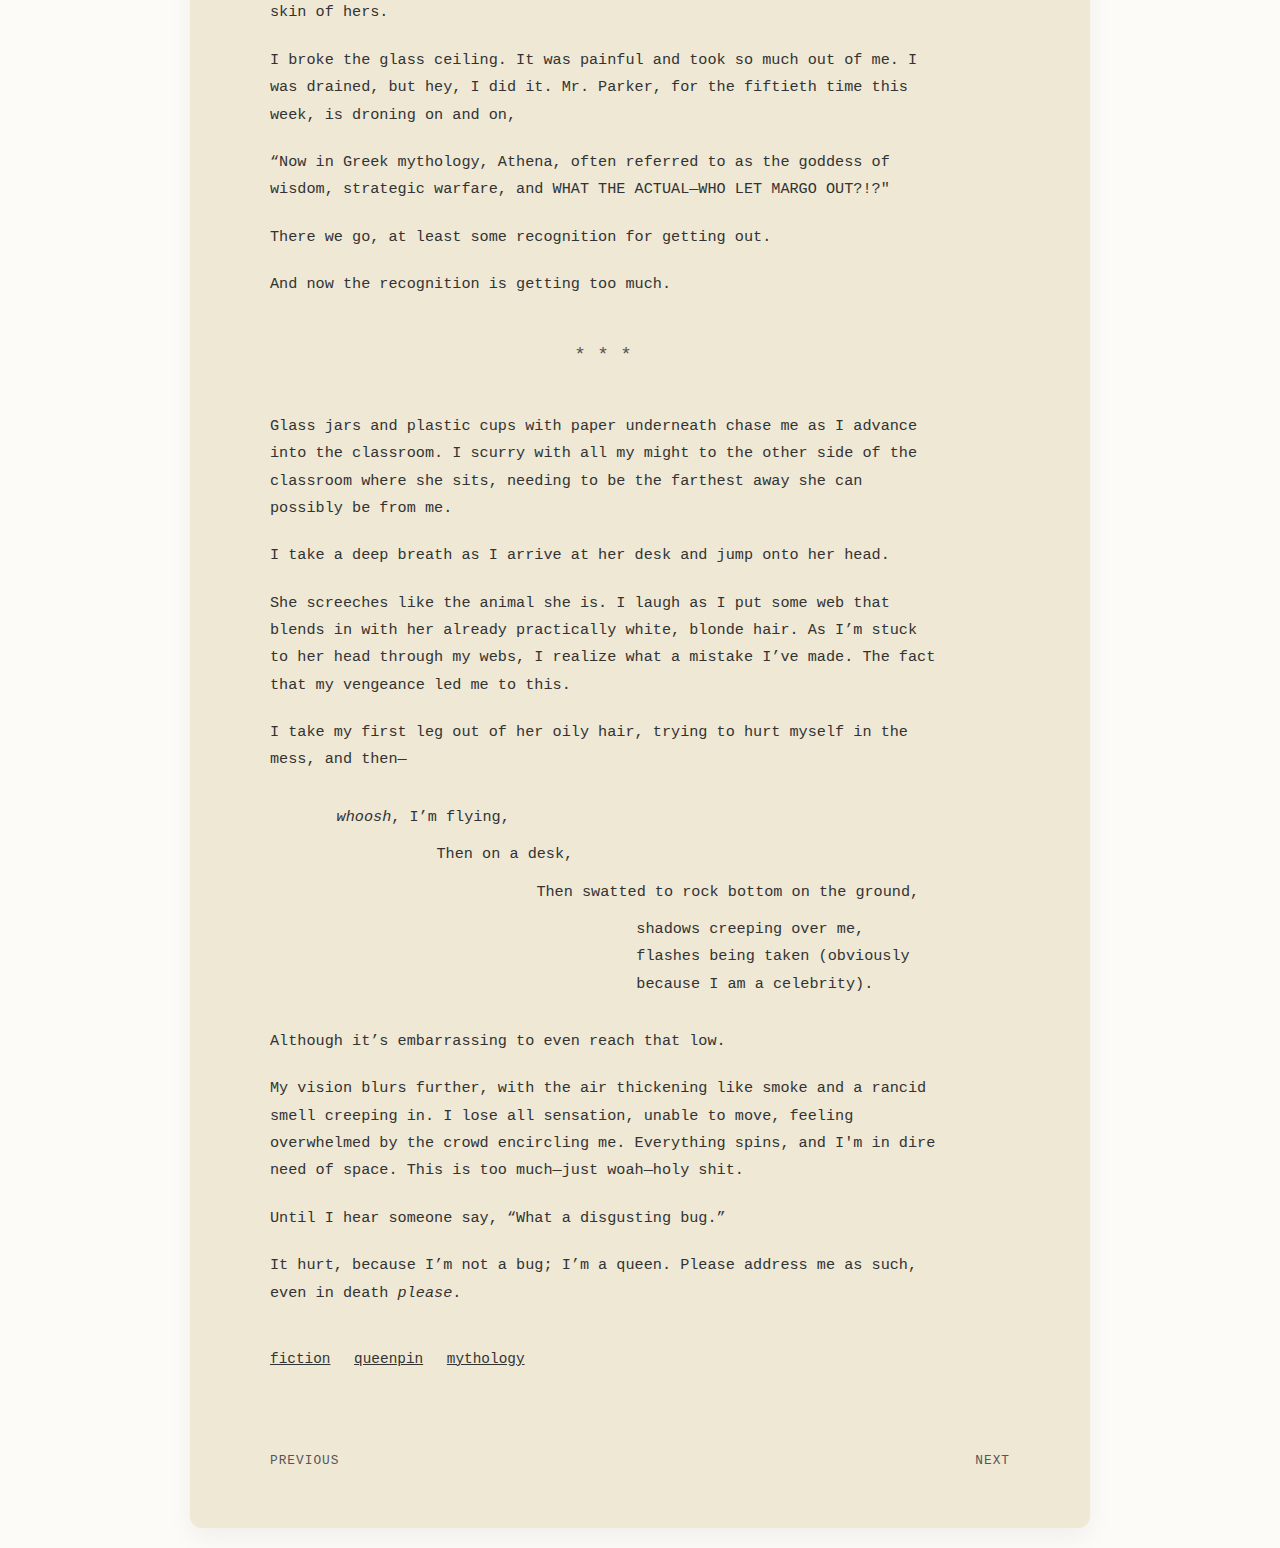
<file: writings/queenpin.html>
<!DOCTYPE html>
<html lang="en">
<head>
    <meta charset="UTF-8">
    <meta name="viewport" content="width=device-width, initial-scale=1.0">
    <title>Queenpin - Blog Layout</title>
    <style>
        /* --- 1. RESET & VARIABLES --- */
        * {
            box-sizing: border-box;
            margin: 0;
            padding: 0;
        }

        :root {
            --bg-color: #fdfbf7; /* Swapped: Lighter cream background */
            --card-color: #eee8d5; /* Swapped: Darker beige card */
            --text-color: #333333;
            --accent-color: #555555;
            --font-main: "Courier New", Courier, monospace;
        }

        /* --- 2. BODY LAYOUT --- */
        body {
            background-color: var(--bg-color);
            font-family: var(--font-main);
            color: var(--text-color);
            display: flex;
            justify-content: center;
            align-items: center;
            min-height: 100vh;
            padding: 20px;
        }

        /* --- 3. MAIN CARD CONTAINER --- */
        .blog-card {
            background-color: var(--card-color);
            width: 100%;
            max-width: 900px;
            border-radius: 12px; 
            padding: 60px 80px;
            box-shadow: 0 10px 25px rgba(0,0,0,0.05);
            position: relative;
        }

        /* --- 4. HEADER SECTION --- */
        .post-icon {
            font-size: 24px;
            margin-bottom: 40px;
            display: block;
        }

        .post-header {
            display: flex;
            justify-content: space-between;
            align-items: flex-start;
            margin-bottom: 60px;
            border-bottom: 1px solid transparent;
        }

        .header-meta {
            display: flex;
            gap: 40px;
            font-size: 0.85rem;
            letter-spacing: 1px;
            text-transform: uppercase;
            font-weight: bold;
            flex-wrap: wrap;
            align-items: baseline;
        }

        .post-date {
            color: var(--accent-color);
        }

        .post-title {
            color: var(--text-color);
        }

        /* --- 5. CONTENT SECTION --- */
        .post-content {
            font-size: 0.95rem;
            line-height: 1.8;
            margin-bottom: 60px;
            max-width: 90%;
        }

        .post-content p {
            margin-bottom: 20px;
        }

        /* Special formatting for the story */
        .story-divider {
            text-align: center;
            margin: 40px 0;
            color: var(--accent-color);
            font-size: 1.2rem;
        }
        
        /* New Staircase Effect Styles */
        .staircase-text p {
            margin-bottom: 10px;
        }

        .step-1 { margin-left: 10%; }
        .step-2 { margin-left: 25%; }
        .step-3 { margin-left: 40%; }
        .step-4 { margin-left: 55%; }

        .post-tags {
            margin-top: 40px;
            font-size: 0.9rem;
        }

        .post-tags a {
            color: var(--text-color);
            text-decoration: underline;
            margin-right: 15px;
            cursor: pointer;
        }

        .post-tags a:hover {
            color: #000;
            font-weight: bold;
        }

        /* --- 6. FOOTER / NAVIGATION --- */
        .post-navigation {
            display: flex;
            justify-content: space-between;
            margin-top: 80px;
            font-size: 0.8rem;
            text-transform: uppercase;
            letter-spacing: 1px;
            color: var(--accent-color);
        }

        .nav-link {
            cursor: pointer;
            text-decoration: none;
            color: inherit;
            transition: color 0.2s;
        }

        .nav-link:hover {
            color: #000;
        }

        /* Back Link Styling */
        .back-link {
            color: inherit;
            text-decoration: none;
            display: inline-block;
            transition: transform 0.2s ease, color 0.2s ease;
        }

        .back-link:hover {
            transform: translateX(-3px); /* Subtle nudge left */
            color: #000;
        }

        /* --- 7. RESPONSIVE (MOBILE) --- */
        @media (max-width: 768px) {
            .blog-card {
                padding: 30px 20px;
            }

            .header-meta {
                flex-direction: column;
                gap: 10px;
            }

            .post-header {
                flex-direction: column;
                gap: 20px;
                margin-bottom: 40px;
            }
            
            .indented-text {
                margin-left: 20px;
            }
        }
    </style>
</head>
<body>

    <main class="blog-card">
        <!-- Top Icon / Back Link -->
        <div class="post-icon">
            <a href="\blog.html" class="back-link" title="Back to Blog">
                <!-- Simple SVG Icon representing the circle/eye -->
                <svg width="24" height="24" viewBox="0 0 24 24" fill="none" stroke="currentColor" stroke-width="3" stroke-linecap="round" stroke-linejoin="round">
                    <circle cx="12" cy="12" r="10"></circle>
                    <circle cx="12" cy="12" r="3" fill="currentColor"></circle>
                </svg>
            </a>
        </div>

        <!-- Header -->
        <header class="post-header">
            <div class="header-meta">
                <span class="post-date">Nov 24, 2025</span>
                <span class="post-title">Queenpin</span>
            </div>
        </header>

        <!-- Main Body Text -->
        <article class="post-content">
            <p>I won't boast and claim that I’m super smart, but I need to express the sheer level of incompetence I’m dealing with daily. I feel like I'm inspiring those around me to reach their potential, albeit in the kindest way possible. But let’s face it, everyone else seems to be stuck in the stupidity pit. I’m hanging atop the school hierarchy, while the rest are scraping the bottom of the barrel. With seemingly no way to pull themselves together.</p>
            
            <p>These dimwits have no hope. Mr. Parker, whose always droning on, takes special time to explain the basics, from appositives to conjunctions, aside from me! Well, he ignores me quite a bit, because the team needs it. He goes into such detail with a fine-tooth comb for this mythology unit, but somehow everything still needs to be explained a minimum of three times.</p>
            
            <p>With this new batch of students, I reign supreme in this room of mediocrity, which frankly, hurts my soul. I care for them, you know.</p>
            
            <p>My upbringing was rough, impoverished even. All I wanted was to rise above, but my family couldn’t support me the way I needed.</p>
            
            <p>So, I spun my way out. Years of practice later, I made it to this slightly less terrible classroom. They say practice makes perfect, but somehow, I’m perfect and they just can’t keep up.</p>

            <div class="story-divider">* * *</div>

            <p>After acknowledging that my wisdom is far beyond my peers, I needed to share that wisdom. They can't study as much as I can to refine their skills. Mr. Parker does his best, but hell even he can't perform miracles. My upbringing made it quite clear; I was destined for greatness. I deserved to be treated like a queen, nothing less.</p>
            
            <p>Thinking back to those memories, I reminisce back to what my grandfather said to me a while back:</p>
            
            <p>“Remember, Margo, people's perceptions become your reality. If you can't meet their expectations, shape their impressions. Make them believe you're invaluable, regardless of the truth. It's not about who you are, but who they think you are. That's the power you hold.”</p>
            
            <p>“It doesn’t matter what people think of you-- and your looks. You can’t meet anyone’s expectation of what they want you look like. Use your eyes and look in the mirror to see what they see?”</p>
            
            <p>“Grandpa Anansi,” I replied, “It doesn’t matter what they think if I’m great. I don’t care what people think of me.”</p>
            
            <p>His response was a smile, “It’s about what you can get from them, Margo. Always play the game. Trick them if you have too.”</p>
            
            <p>As the queen I’m destined to be, I don’t work harder than necessary. I should be pampered by these people. Hand and foot as bare minimum.</p>

            <div class="story-divider">* * *</div>

            <p>Staring at me, the hair on my legs unshaved makes me wonder if that’s why I’ve been put in this corner under the AC vent. You know because of my crazy good ability to stay warm, right?</p>
            
            <p>Staring at my stomach, my classmates comment on how big my stomach is because the food my classmates want to feed me, alongside with whatever the school has around. Finest of food that they can forage.</p>
            
            <p>But they still think I’m cool.</p>
            
            <p>And then something happened, my recognition was washed away almost immediately.</p>
            
            <p>The entirety of the class ignores me.</p>
            
            <p>How could they dismiss someone who is practically gracing their presence, specifically my extraordinary self? Recently, Little Miss Perfect, Gwen, entered our classroom. She thinks she's better. She flaunts her knowledge of multiple mythologies, overshadowing my expertise with a combination of Roman, Norse, and even Egyptian. My classmates treat me differently, acting like I can't help them anymore.</p>
            
            <p>Staring at her, the hair on her head cut with a beautiful bob of blonde white hair. Its obvious her grandfather takes her some nice ass barber to get her hair pofessionally done.</p>
            
            <p>Staring at her, I see the packed lunch she brings: the PB&J, the lunchables, the caprisun; all essentials in going up the hierarchy; should I have that everyday instead? I wonder, is that making her more appealing?</p>
            
            <p>But they still think I’m cool… right?</p>

            <div class="story-divider">* * *</div>

            <p>Gwen outdoes me in everything that’s considered ladylike or cute. She gets a proper desk and is able to cross her legs all refined like, while I'm stuck at a table. She wanders freely, becomes the line leader, and isn’t gawked at like a zoo animal.</p>
            
            <p>She downplays my humanity, bombarding me with her superiority. It's absurd how she deliberately excludes me, avoiding any interaction.</p>
            
            <p>All I want is to scream, but I must be ladylike, refined, and proper. They'll never respect me otherwise. I am something better. Something greater than her. But Gwen challenges my reign.</p>
            
            <p>One day, in a moment of frustration, I tried to reach out to her, to bridge the gap. But she stood there, white-faced as if terrified. She stared while others talked and left the scene; the rest of the classmates followed her. I wanted to scream, to demand my place, but something held me back. It's like I was trapped by the expectations of who I should be.</p>
            
            <p>People may regret voting for me, but I deserve to be there as much as she does. I needed to show her I'm still on top through that entirely thick skin of hers.</p>
            
            <p>I broke the glass ceiling. It was painful and took so much out of me. I was drained, but hey, I did it. Mr. Parker, for the fiftieth time this week, is droning on and on,</p>
            
            <p>“Now in Greek mythology, Athena, often referred to as the goddess of wisdom, strategic warfare, and WHAT THE ACTUAL—WHO LET MARGO OUT?!?"</p>
            
            <p>There we go, at least some recognition for getting out.</p>
            
            <p>And now the recognition is getting too much.</p>

            <div class="story-divider">* * *</div>

            <p>Glass jars and plastic cups with paper underneath chase me as I advance into the classroom. I scurry with all my might to the other side of the classroom where she sits, needing to be the farthest away she can possibly be from me.</p>
            
            <p>I take a deep breath as I arrive at her desk and jump onto her head.</p>
            
            <p>She screeches like the animal she is. I laugh as I put some web that blends in with her already practically white, blonde hair. As I’m stuck to her head through my webs, I realize what a mistake I’ve made. The fact that my vengeance led me to this.</p>
            
            <p>I take my first leg out of her oily hair, trying to hurt myself in the mess, and then—</p>
            
            <!-- Updated Staircase Section -->
            <div class="staircase-text" style="margin: 30px 0;">
                <p class="step-1"><i>whoosh</i>, I’m flying,</p>
                <p class="step-2">Then on a desk,</p>
                <p class="step-3">Then swatted to rock bottom on the ground,</p>
                <p class="step-4">shadows creeping over me, flashes being taken (obviously because I am a celebrity).</p>
            </div>
            
            <p>Although it’s embarrassing to even reach that low.</p>
            
            <p>My vision blurs further, with the air thickening like smoke and a rancid smell creeping in. I lose all sensation, unable to move, feeling overwhelmed by the crowd encircling me. Everything spins, and I'm in dire need of space. This is too much—just woah—holy shit.</p>
            
            <p>Until I hear someone say, “What a disgusting bug.”</p>
            
            <p>It hurt, because I’m not a bug; I’m a queen. Please address me as such, even in death <i>please</i>.</p>

            <!-- Tags Section -->
            <div class="post-tags">
                <a href="#">fiction</a>
                <a href="#">queenpin</a>
                <a href="#">mythology</a>
            </div>
        </article>

        <!-- Footer Navigation -->
        <footer class="post-navigation">
            <a href="./iron_heart.html" class="nav-link">Previous</a>
            <a href="./chimera_ant.html" class="nav-link">Next</a>
        </footer>
    </main>

</body>
</html>
</file>
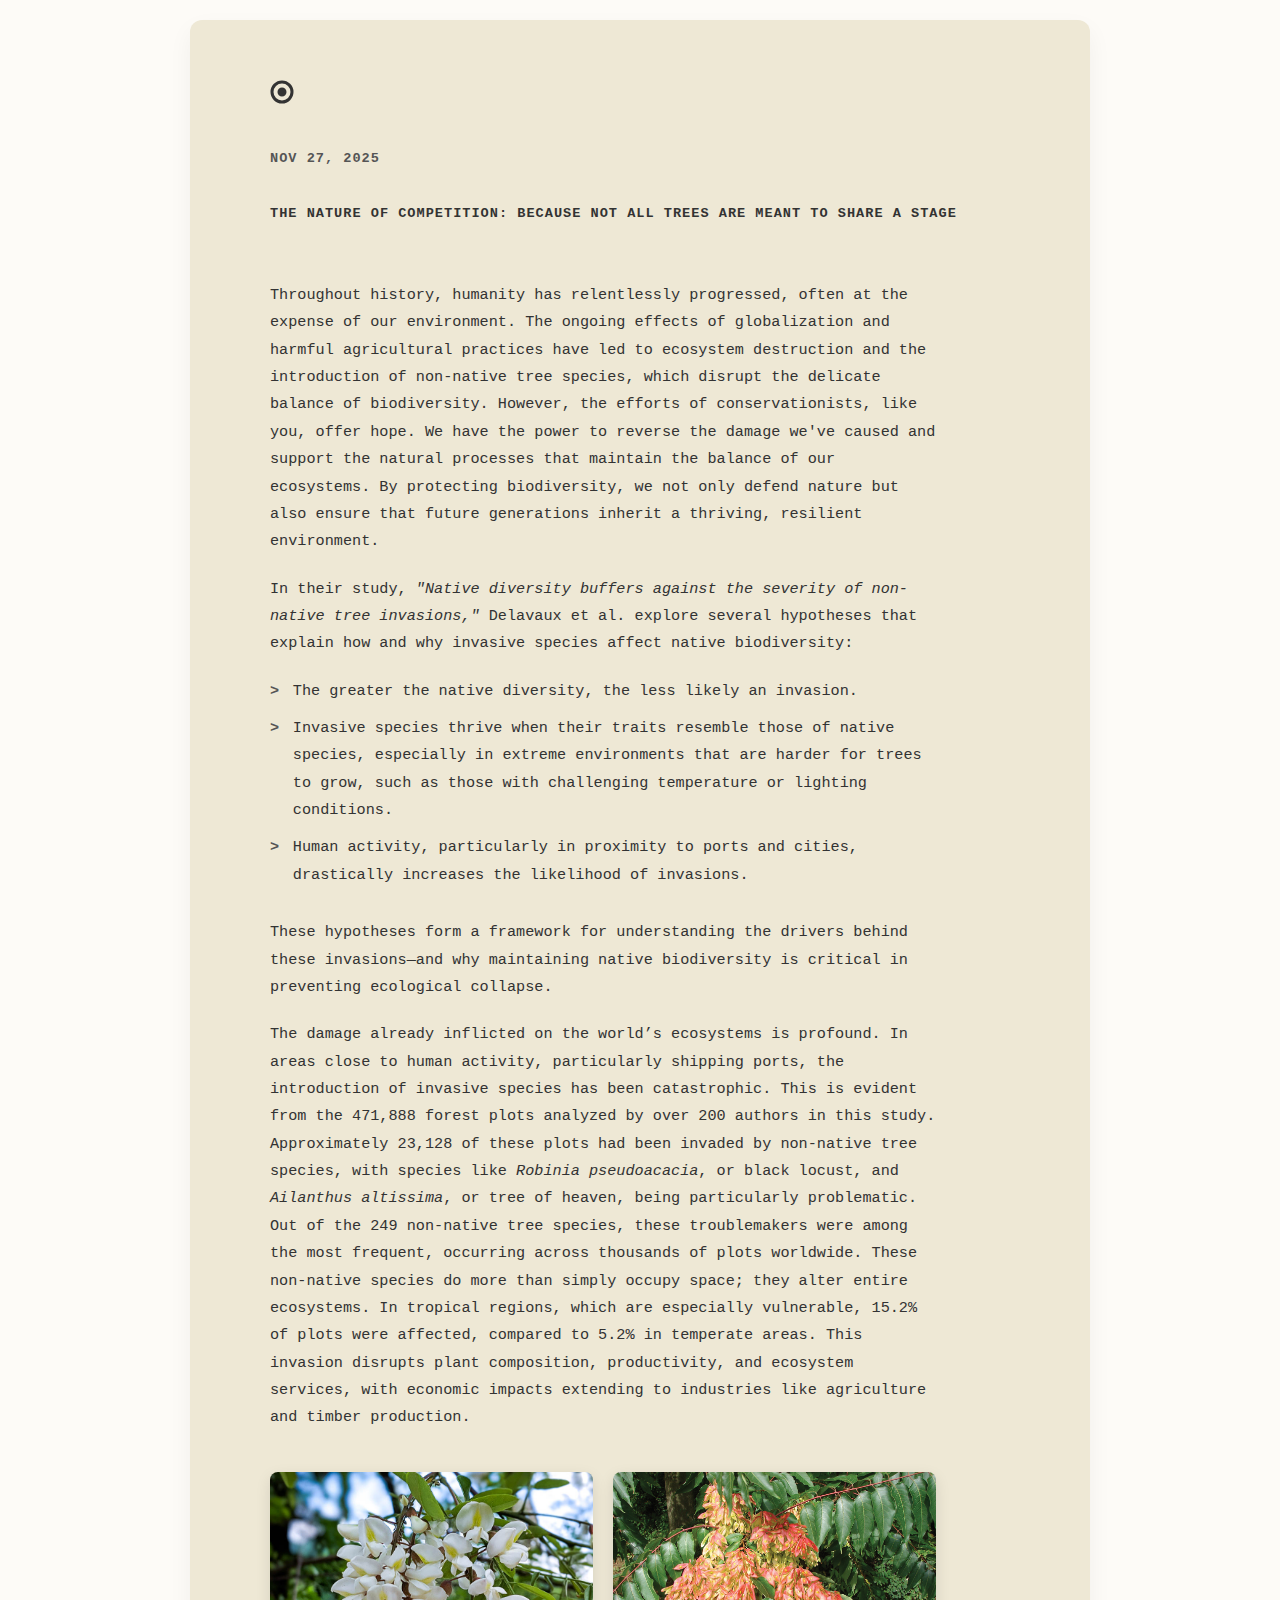
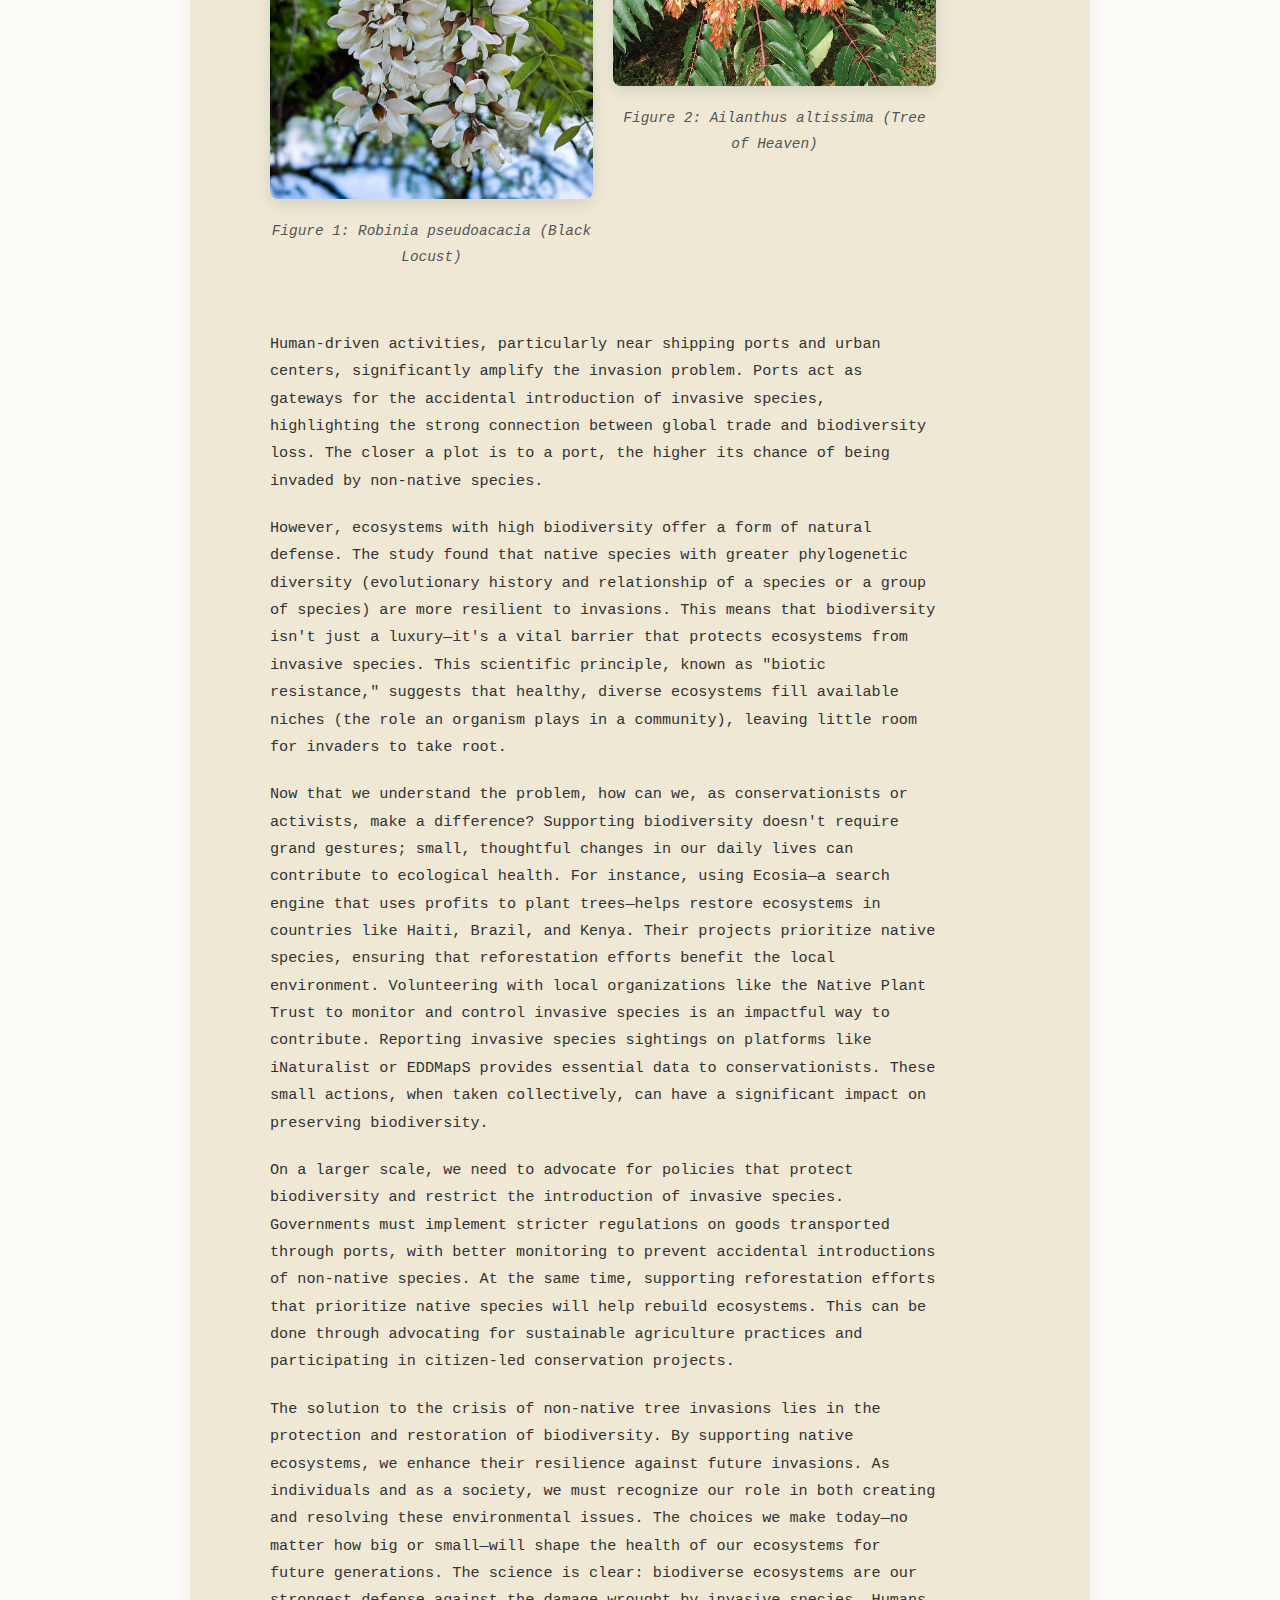
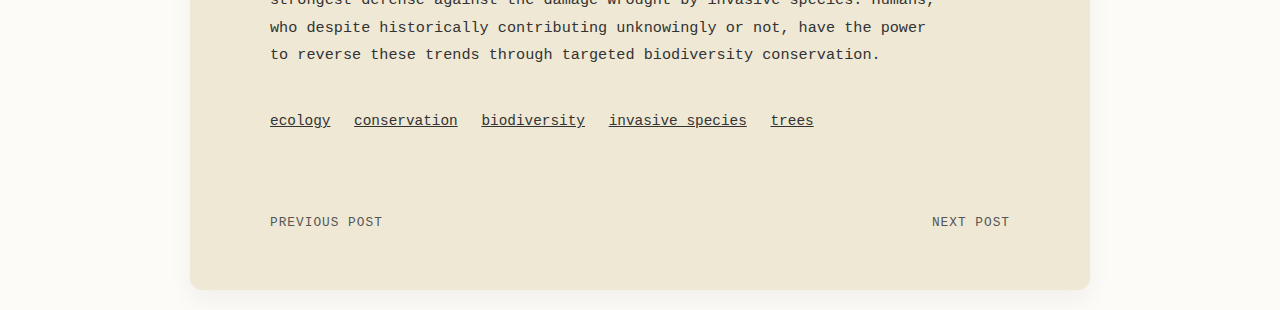
<file: writings/tree_stages.html>
<!DOCTYPE html>
<html lang="en">
<head>
    <meta charset="UTF-8">
    <meta name="viewport" content="width=device-width, initial-scale=1.0">
    <title>The Nature of Competition: Because Not All Trees Are Meant to Share a Stage</title>
    <style>
        /* --- 1. RESET & VARIABLES --- */
        * {
            box-sizing: border-box;
            margin: 0;
            padding: 0;
        }

        :root {
            --bg-color: #fdfbf7; /* Lighter cream background */
            --card-color: #eee8d5; /* Darker beige card */
            --text-color: #333333;
            --accent-color: #555555;
            --font-main: "Courier New", Courier, monospace;
        }

        /* --- 2. BODY LAYOUT --- */
        body {
            background-color: var(--bg-color);
            font-family: var(--font-main);
            color: var(--text-color);
            display: flex;
            justify-content: center;
            align-items: center;
            min-height: 100vh;
            padding: 20px;
        }

        /* --- 3. MAIN CARD CONTAINER --- */
        .blog-card {
            background-color: var(--card-color);
            width: 100%;
            max-width: 900px;
            border-radius: 12px; 
            padding: 60px 80px;
            box-shadow: 0 10px 25px rgba(0,0,0,0.05);
            position: relative;
        }

        /* --- 4. HEADER SECTION --- */
        .post-icon {
            font-size: 24px;
            margin-bottom: 40px;
            display: block;
        }

        .post-header {
            display: flex;
            justify-content: space-between;
            align-items: flex-start;
            margin-bottom: 60px;
            border-bottom: 1px solid transparent;
        }

        .header-meta {
            display: flex;
            gap: 40px;
            font-size: 0.85rem;
            letter-spacing: 1px;
            text-transform: uppercase;
            font-weight: bold;
            flex-wrap: wrap;
            align-items: baseline;
        }

        .post-date {
            color: var(--accent-color);
        }

        .post-title {
            color: var(--text-color);
        }
        
        /* New for the subtitle/source */
        .post-subtitle {
            font-size: 1.2rem;
            line-height: 1.5;
            margin-top: 20px;
            margin-bottom: 30px;
            color: var(--accent-color);
            font-style: italic;
        }

        /* --- 5. CONTENT SECTION --- */
        .post-content {
            font-size: 0.95rem;
            line-height: 1.8;
            margin-bottom: 60px;
            max-width: 90%;
        }

        .post-content p {
            margin-bottom: 20px;
        }

        /* Special formatting for the story */
        .story-divider {
            text-align: center;
            margin: 40px 0;
            color: var(--accent-color);
            font-size: 1.2rem;
        }
        
        /* List for Hypotheses */
        .post-content ul {
            list-style: none; /* Remove default bullet */
            padding-left: 0;
            margin-bottom: 30px;
        }
        
        .post-content li {
            margin-bottom: 10px;
            padding-left: 1.5em;
            position: relative;
        }

        .post-content li::before {
            content: '>'; /* Use a small arrow or character */
            color: var(--accent-color);
            font-weight: bold;
            display: inline-block;
            width: 1.5em;
            margin-left: -1.5em;
        }
        
        /* Image container for side-by-side figures */
        .figure-container {
            display: flex;
            justify-content: space-around;
            align-items: flex-start;
            flex-wrap: wrap;
            margin: 40px 0;
            gap: 20px;
        }

        .figure-item {
            flex: 1 1 45%; /* Allows items to grow/shrink, minimum 45% width */
            text-align: center;
            min-width: 280px; /* Ensure images don't get too small */
        }

        .figure-item img {
            max-width: 100%;
            height: auto;
            border-radius: 8px;
            box-shadow: 0 5px 15px rgba(0,0,0,0.1);
        }

        .figure-caption {
            font-style: italic;
            margin-top: 10px;
            color: var(--accent-color);
            font-size: 0.9rem;
        }

        .post-tags {
            margin-top: 40px;
            font-size: 0.9rem;
        }

        .post-tags a {
            color: var(--text-color);
            text-decoration: underline;
            margin-right: 15px;
            cursor: pointer;
        }

        .post-tags a:hover {
            color: #000;
            font-weight: bold;
        }

        /* --- 6. FOOTER / NAVIGATION --- */
        .post-navigation {
            display: flex;
            justify-content: space-between;
            margin-top: 80px;
            font-size: 0.8rem;
            text-transform: uppercase;
            letter-spacing: 1px;
            color: var(--accent-color);
        }

        .nav-link {
            cursor: pointer;
            text-decoration: none;
            color: inherit;
            transition: color 0.2s;
        }

        .nav-link:hover {
            color: #000;
        }

        /* Back Link Styling */
        .back-link {
            color: inherit;
            text-decoration: none;
            display: inline-block;
            transition: transform 0.2s ease, color 0.2s ease;
        }

        .back-link:hover {
            transform: translateX(-3px); /* Subtle nudge left */
            color: #000;
        }

        /* --- 7. RESPONSIVE (MOBILE) --- */
        @media (max-width: 768px) {
            .blog-card {
                padding: 30px 20px;
            }

            .header-meta {
                flex-direction: column;
                gap: 10px;
            }

            .post-header {
                flex-direction: column;
                gap: 20px;
                margin-bottom: 40px;
            }
            .figure-item {
                flex: 1 1 100%; /* Stack images on small screens */
            }
        }
    </style>
</head>
<body>

    <main class="blog-card">
        <div class="post-icon">
            <a href="/blog.html" class="back-link" title="Back to Blog">
                <svg width="24" height="24" viewBox="0 0 24 24" fill="none" stroke="currentColor" stroke-width="3" stroke-linecap="round" stroke-linejoin="round">
                    <circle cx="12" cy="12" r="10"></circle>
                    <circle cx="12" cy="12" r="3" fill="currentColor"></circle>
                </svg>
            </a>
        </div>

        <header class="post-header">
            <div class="header-meta">
                <span class="post-date">Nov 27, 2025</span>
                <span class="post-title">The Nature of Competition: Because Not All Trees Are Meant to Share a Stage</span>
            </div>

        </header>

        <article class="post-content">
            <p>Throughout history, humanity has relentlessly progressed, often at the expense of our environment. The ongoing effects of globalization and harmful agricultural practices have led to ecosystem destruction and the introduction of non-native tree species, which disrupt the delicate balance of biodiversity. However, the efforts of conservationists, like you, offer hope. We have the power to reverse the damage we've caused and support the natural processes that maintain the balance of our ecosystems. By protecting biodiversity, we not only defend nature but also ensure that future generations inherit a thriving, resilient environment.</p>
            
            <p>In their study, <span style="font-style: italic;">"Native diversity buffers against the severity of non-native tree invasions,"</span> Delavaux et al. explore several hypotheses that explain how and why invasive species affect native biodiversity:</p>

            <ul>
                <li>The greater the native diversity, the less likely an invasion.</li>
                <li>Invasive species thrive when their traits resemble those of native species, especially in extreme environments that are harder for trees to grow, such as those with challenging temperature or lighting conditions.</li>
                <li>Human activity, particularly in proximity to ports and cities, drastically increases the likelihood of invasions.</li>
            </ul>

            <p>These hypotheses form a framework for understanding the drivers behind these invasions—and why maintaining native biodiversity is critical in preventing ecological collapse.</p>

            <p>The damage already inflicted on the world’s ecosystems is profound. In areas close to human activity, particularly shipping ports, the introduction of invasive species has been catastrophic. This is evident from the 471,888 forest plots analyzed by over 200 authors in this study. Approximately 23,128 of these plots had been invaded by non-native tree species, with species like <span style="font-style: italic;">Robinia pseudoacacia</span>, or black locust, and <span style="font-style: italic;">Ailanthus altissima</span>, or tree of heaven, being particularly problematic. Out of the 249 non-native tree species, these troublemakers were among the most frequent, occurring across thousands of plots worldwide. These non-native species do more than simply occupy space; they alter entire ecosystems. In tropical regions, which are especially vulnerable, 15.2% of plots were affected, compared to 5.2% in temperate areas. This invasion disrupts plant composition, productivity, and ecosystem services, with economic impacts extending to industries like agriculture and timber production.</p>

            <div class="figure-container">
                <div class="figure-item">
                    <img src="/images/figure_1_tree.jpg" alt="Figure 1: Robinia pseudoacacia (Black Locust)">
                    <p class="figure-caption">Figure 1: Robinia pseudoacacia (Black Locust)</p>
                </div>
                <div class="figure-item">
                    <img src="/images/figure_2_tree.jpg" alt="Figure 2: Ailanthus altissima (Tree of Heaven)">
                    <p class="figure-caption">Figure 2: Ailanthus altissima (Tree of Heaven)</p>
                </div>
            </div>
            

            <p>Human-driven activities, particularly near shipping ports and urban centers, significantly amplify the invasion problem. Ports act as gateways for the accidental introduction of invasive species, highlighting the strong connection between global trade and biodiversity loss. The closer a plot is to a port, the higher its chance of being invaded by non-native species.</p>

            <p>However, ecosystems with high biodiversity offer a form of natural defense. The study found that native species with greater phylogenetic diversity (evolutionary history and relationship of a species or a group of species) are more resilient to invasions. This means that biodiversity isn't just a luxury—it's a vital barrier that protects ecosystems from invasive species. This scientific principle, known as "biotic resistance," suggests that healthy, diverse ecosystems fill available niches (the role an organism plays in a community), leaving little room for invaders to take root.</p>

            <p>Now that we understand the problem, how can we, as conservationists or activists, make a difference? Supporting biodiversity doesn't require grand gestures; small, thoughtful changes in our daily lives can contribute to ecological health. For instance, using Ecosia—a search engine that uses profits to plant trees—helps restore ecosystems in countries like Haiti, Brazil, and Kenya. Their projects prioritize native species, ensuring that reforestation efforts benefit the local environment. Volunteering with local organizations like the Native Plant Trust to monitor and control invasive species is an impactful way to contribute. Reporting invasive species sightings on platforms like iNaturalist or EDDMapS provides essential data to conservationists. These small actions, when taken collectively, can have a significant impact on preserving biodiversity.</p>

            <p>On a larger scale, we need to advocate for policies that protect biodiversity and restrict the introduction of invasive species. Governments must implement stricter regulations on goods transported through ports, with better monitoring to prevent accidental introductions of non-native species. At the same time, supporting reforestation efforts that prioritize native species will help rebuild ecosystems. This can be done through advocating for sustainable agriculture practices and participating in citizen-led conservation projects.</p>

            <p>The solution to the crisis of non-native tree invasions lies in the protection and restoration of biodiversity. By supporting native ecosystems, we enhance their resilience against future invasions. As individuals and as a society, we must recognize our role in both creating and resolving these environmental issues. The choices we make today—no matter how big or small—will shape the health of our ecosystems for future generations. The science is clear: biodiverse ecosystems are our strongest defense against the damage wrought by invasive species. Humans, who despite historically contributing unknowingly or not, have the power to reverse these trends through targeted biodiversity conservation.</p>

            <div class="post-tags">
                <a href="#">ecology</a>
                <a href="#">conservation</a>
                <a href="#">biodiversity</a>
                <a href="#">invasive_species</a>
                <a href="#">trees</a>
            </div>
        </article>

        <footer class="post-navigation">
            <a href="#" class="nav-link">Previous Post</a>
            <a href="#" class="nav-link">Next Post</a>
        </footer>
    </main>

</body>
</html>
</file>
<file: styles.css>
/* --- 1. FONTS & IMPORTS --- */
@import url('https://api.fontshare.com/v2/css?f[]=chillax@600&f[]=synonym@400&display=swap');

/* --- 2. CSS VARIABLES --- */
:root {
    --background-color: #FFFFFF;
    --text-color: #1a1a1a;
    --primary-accent: #0070c0;
    --secondary-accent: #2e8b57;
    --card-background: #f8f8f8;
    --border-color: #e0e0e0;
    --secondary-text: #666666;
    --shadow: 0 4px 12px rgba(0, 0, 0, 0.05);

    --font-heading: 'Chillax', sans-serif;
    --font-body: 'Synonym', sans-serif;
    
    --tag-bg: #f0f0f0;
    --tag-border: #e0e0e0;
}

/* APPLY DARK MODE TO ROOT (HTML) as well as BODY */
:root.dark-theme, body.dark-theme {
    --background-color: #1a1a1a;
    --text-color: #f0f0f0;
    --primary-accent: #6aa8fc;
    --secondary-accent: #3cb371; 
    --card-background: #282828;
    --border-color: #444444;
    --secondary-text: #b0b0b0;
    --shadow: 0 4px 12px rgba(0, 0, 0, 0.4);
    
    --tag-bg: #2a2a2a;
    --tag-border: #444444;
}

/* --- 3. BASE STYLES --- */
* { box-sizing: border-box; }

/* Make sure html also has background color to prevent flashes */
html {
    background-color: var(--background-color);
}

body {
    font-family: var(--font-body);
    background-color: var(--background-color);
    color: var(--text-color);
    margin: 0; padding: 0;
    transition: background-color 0.4s, color 0.4s;
    line-height: 1.6;
    min-height: 100vh;
    display: flex; flex-direction: column;
    overflow-x: hidden;
}

.content-wrapper {
    max-width: 1200px; margin: 0 auto; padding: 20px;
    flex-grow: 1; width: 100%; position: relative; z-index: 10;
}

h1, h2, h3, h4 { 
    font-family: var(--font-heading); 
    font-weight: 600; 
    text-transform: lowercase;
    margin-top: 0; 
}

a { text-decoration: none; color: inherit; transition: 0.3s; }

/* --- 4. HEADER & NAV --- */
header {
    display: flex; justify-content: space-between; align-items: center;
    padding: 30px 40px;
    border-bottom: 3px solid var(--border-color);
    background-color: var(--background-color);
    position: sticky; top: 0; z-index: 100;
    transition: border-bottom 0.4s, background-color 0.4s;
}

.logo a {
    font-family: var(--font-heading);
    font-weight: 600; font-size: 1.8rem; 
    color: var(--text-color);
    border-bottom: 2px solid transparent; 
}

.logo a:hover, .logo a.active {
    border-bottom-color: var(--primary-accent);
}

nav { display: flex; align-items: center; gap: 20px; }

nav a {
    font-family: var(--font-heading);
    font-weight: 600; font-size: 1.2rem; 
    padding: 5px 0; border-bottom: 2px solid transparent;
}
nav a.active, nav a:hover { border-bottom-color: var(--primary-accent); }

#theme-toggle {
    background: none; border: none; cursor: pointer;
    font-size: 1.5rem; color: var(--text-color);
}

/* --- 5. HERO SECTION --- */
.hero-section {
    display: flex; justify-content: space-between; align-items: center;
    gap: 40px; 
    padding: 60px 0; min-height: calc(80vh - 100px);
}
.text-container {
    flex: 1; max-width: 550px;
    font-size: 1.2rem; font-weight: 400; white-space: pre-line;
}
.highlight-link {
    color: var(--secondary-accent);
    text-decoration: underline; text-decoration-thickness: 2px;
    text-underline-offset: 4px; font-family: var(--font-heading);
}

.image-container {
    flex: 1; 
    display: flex; 
    justify-content: center;
}

#flashing-image {
    width: 100%; 
    max-width: 500px;
    height: auto;
    border-radius: 8px; 
}

@media (max-width: 900px) {
    .hero-section { flex-direction: column; text-align: center; }
    .text-container { order: 2; }
    .image-container { order: 1; justify-content: center; margin-bottom: 30px; }
}

/* --- 6. PROJECT CARDS (Grid Layout) --- */
.page-section { padding: 40px 0; max-width: 1000px; margin: 0 auto; }
.page-title {
    font-size: 2.5rem; border-bottom: 2px solid var(--border-color);
    padding-bottom: 10px; margin-bottom: 40px;
}
.page-title-block {
    display: flex; justify-content: space-between; align-items: flex-end;
    border-bottom: 2px solid var(--border-color);
    padding-bottom: 10px; margin-bottom: 30px;
}
.page-title-block h1 { font-size: 2.5rem; margin: 0; }
.page-title-block span { color: var(--secondary-text); font-family: var(--font-heading); }

.projects-grid {
    display: grid; grid-template-columns: repeat(auto-fit, minmax(300px, 1fr));
    gap: 30px; margin-top: 20px;
}
.project-card {
    background-color: var(--card-background);
    padding: 25px; border-radius: 12px;
    box-shadow: var(--shadow); border: 1px solid var(--border-color);
    transition: transform 0.3s ease, box-shadow 0.3s ease;
    display: flex; flex-direction: column;
}
.project-card:hover {
    transform: translateY(-5px);
    box-shadow: 0 10px 25px rgba(0,0,0,0.1);
}

.project-card img {
    width: 100%; 
    height: 250px; 
    object-fit: contain; 
    border-radius: 8px; 
    margin-bottom: 15px;
    background-color: #e0e0e0; 
    border: 1px solid var(--border-color);
}

.project-card h3 {
    font-size: 1.4rem; color: var(--text-color); margin-bottom: 5px;
}
.project-sub {
    font-size: 0.9rem; color: var(--primary-accent); 
    font-family: var(--font-heading); margin-bottom: 10px;
}
.project-card p {
    font-size: 0.95rem; color: var(--secondary-text); 
    margin-bottom: 20px; flex-grow: 1;
}
.project-link {
    display: inline-block; padding: 10px 20px;
    background-color: var(--primary-accent); color: #fff;
    border-radius: 50px; font-family: var(--font-heading);
    font-size: 0.9rem; text-align: center; align-self: flex-start;
}
.project-link:hover { opacity: 0.9; }

/* --- 7. LIST ITEMS --- */
.list-item {
    display: flex; justify-content: space-between; align-items: flex-start;
    padding: 30px 0; border-bottom: 1px dashed var(--border-color);
}
.list-item:last-child { border-bottom: none; }
.item-details { max-width: 75%; }
.item-details h3 { font-size: 1.5rem; color: var(--primary-accent); margin-bottom: 5px; }
.sub-header { font-family: var(--font-heading); font-size: 1.1rem; color: var(--text-color); display: block; margin-bottom: 8px;}
.item-details p { font-size: 1rem; color: var(--secondary-text); margin: 0; }
.item-meta { text-align: right; font-size: 1rem; color: var(--secondary-text); font-family: var(--font-heading); }

/* --- 7.5. LIST ITEM INTERACTION --- */
/* Styles for link inside H3 (the company name) */
.item-details h3 a {
    /* Set up transition for smooth movement and color change */
    transition: color 0.2s ease-out, transform 0.2s ease-out;
    display: inline-block; /* Essential for transform (movement) to work on text */
}

/* Effect when hovering over the company name */
.item-details h3 a:hover {
    /* Makes the text move up by 3 pixels */
    transform: translateY(-3px); 
    /* Changes color to primary accent to highlight clickability */
    color: var(--primary-accent); 
    /* Optional: Adds a subtle underline */
    text-decoration: underline;
    text-decoration-thickness: 1px;
}
/* --- 8. TAGS & FOOTER --- */
.tag-container { display: flex; flex-wrap: wrap; gap: 10px; margin-top: 15px; }
.tech-tag {
    padding: 6px 14px; border-radius: 4px;
    background-color: var(--tag-bg); border: 1px solid var(--tag-border);
    font-size: 0.9rem; font-family: var(--font-heading);
}

footer {
    padding: 40px; border-top: 3px solid var(--border-color);
    margin-top: 60px; font-size: 1rem;
    display: flex; flex-direction: column;
}
.copyright { font-family: var(--font-heading); font-size: 1.2rem; }
.love-note { color: var(--secondary-text); }

.scroll-fade-in { opacity: 0; transform: translateY(20px); transition: 0.6s ease-out; }
.scroll-fade-in.visible { opacity: 1; transform: translateY(0); }

/* --- 9. ABOUT PAGE SPECIFICS --- */
.profile-hero { 
    display: grid; grid-template-columns: 1fr; gap: 40px; 
    margin-bottom: 60px; align-items: center; 
}
@media (min-width: 768px) { .profile-hero { grid-template-columns: 2fr 1fr; } }

.professional-photo { 
    width: 250px; height: 250px; margin: 0 auto; 
    border-radius: 50%; 
    overflow: hidden; box-shadow: var(--shadow); 
}
.professional-photo img { width: 100%; height: 100%; object-fit: cover; }

.life-hobby-block { 
    display: grid; grid-template-columns: 1fr; gap: 40px; 
    margin-bottom: 80px; align-items: start; 
}
@media (min-width: 768px) { .life-hobby-block { grid-template-columns: 1fr 1fr; } }

.photo-group { 
    display: flex; gap: 20px; justify-content: center; 
    align-items: flex-start; 
}

.personal-photo { 
    background-color: var(--card-background); 
    box-shadow: var(--shadow); 
    width: 160px; height: 240px; 
    border-radius: 8px; overflow: hidden; 
    transition: transform 0.3s ease;
    display: flex; align-items: center; justify-content: center; 
}
.photo-group .personal-photo:nth-child(2) { margin-top: 40px; }

.personal-photo img { 
    width: 100%; height: 100%; object-fit: cover; 
}

.personal-photo.personal-photo-wide {
    width: 250px;  /* a bit bigger than 160px */
    /* optional: adjust height if you want the same aspect ratio */
    /* height: 260px; */
}


@media (min-width: 768px) { 
    .life-hobby-block.photo-right .about-text-content { order: 1; }
    .life-hobby-block.photo-right .photo-group { order: 2; }
}

/* --- 10. BLOG SPECIFIC STYLES --- */
.blog-container {
    display: grid;
    grid-template-columns: 1fr 1fr; /* Two equal columns */
    gap: 60px; /* Space between columns */
    margin-top: 20px;
}

@media (max-width: 768px) {
    .blog-container { grid-template-columns: 1fr; gap: 40px; }
}

.blog-column h2 {
    font-size: 1.8rem;
    border-bottom: 2px solid var(--primary-accent);
    padding-bottom: 15px;
    margin-bottom: 30px;
}

.article-item {
    margin-bottom: 35px;
    padding-bottom: 20px;
    border-bottom: 1px dashed var(--border-color);
}
.article-item:last-child { border-bottom: none; }

.article-title {
    display: block;
    font-family: var(--font-heading);
    font-size: 1.4rem;
    color: var(--text-color);
    margin-bottom: 8px;
    font-weight: 600;
}
.article-title:hover { color: var(--primary-accent); text-decoration: underline; }

.article-meta {
    font-size: 0.9rem;
    color: var(--secondary-text);
    font-family: var(--font-heading);
    margin-bottom: 10px;
}

.article-desc {
    font-size: 1rem;
    color: var(--secondary-text);
    line-height: 1.5;
}
</file>
